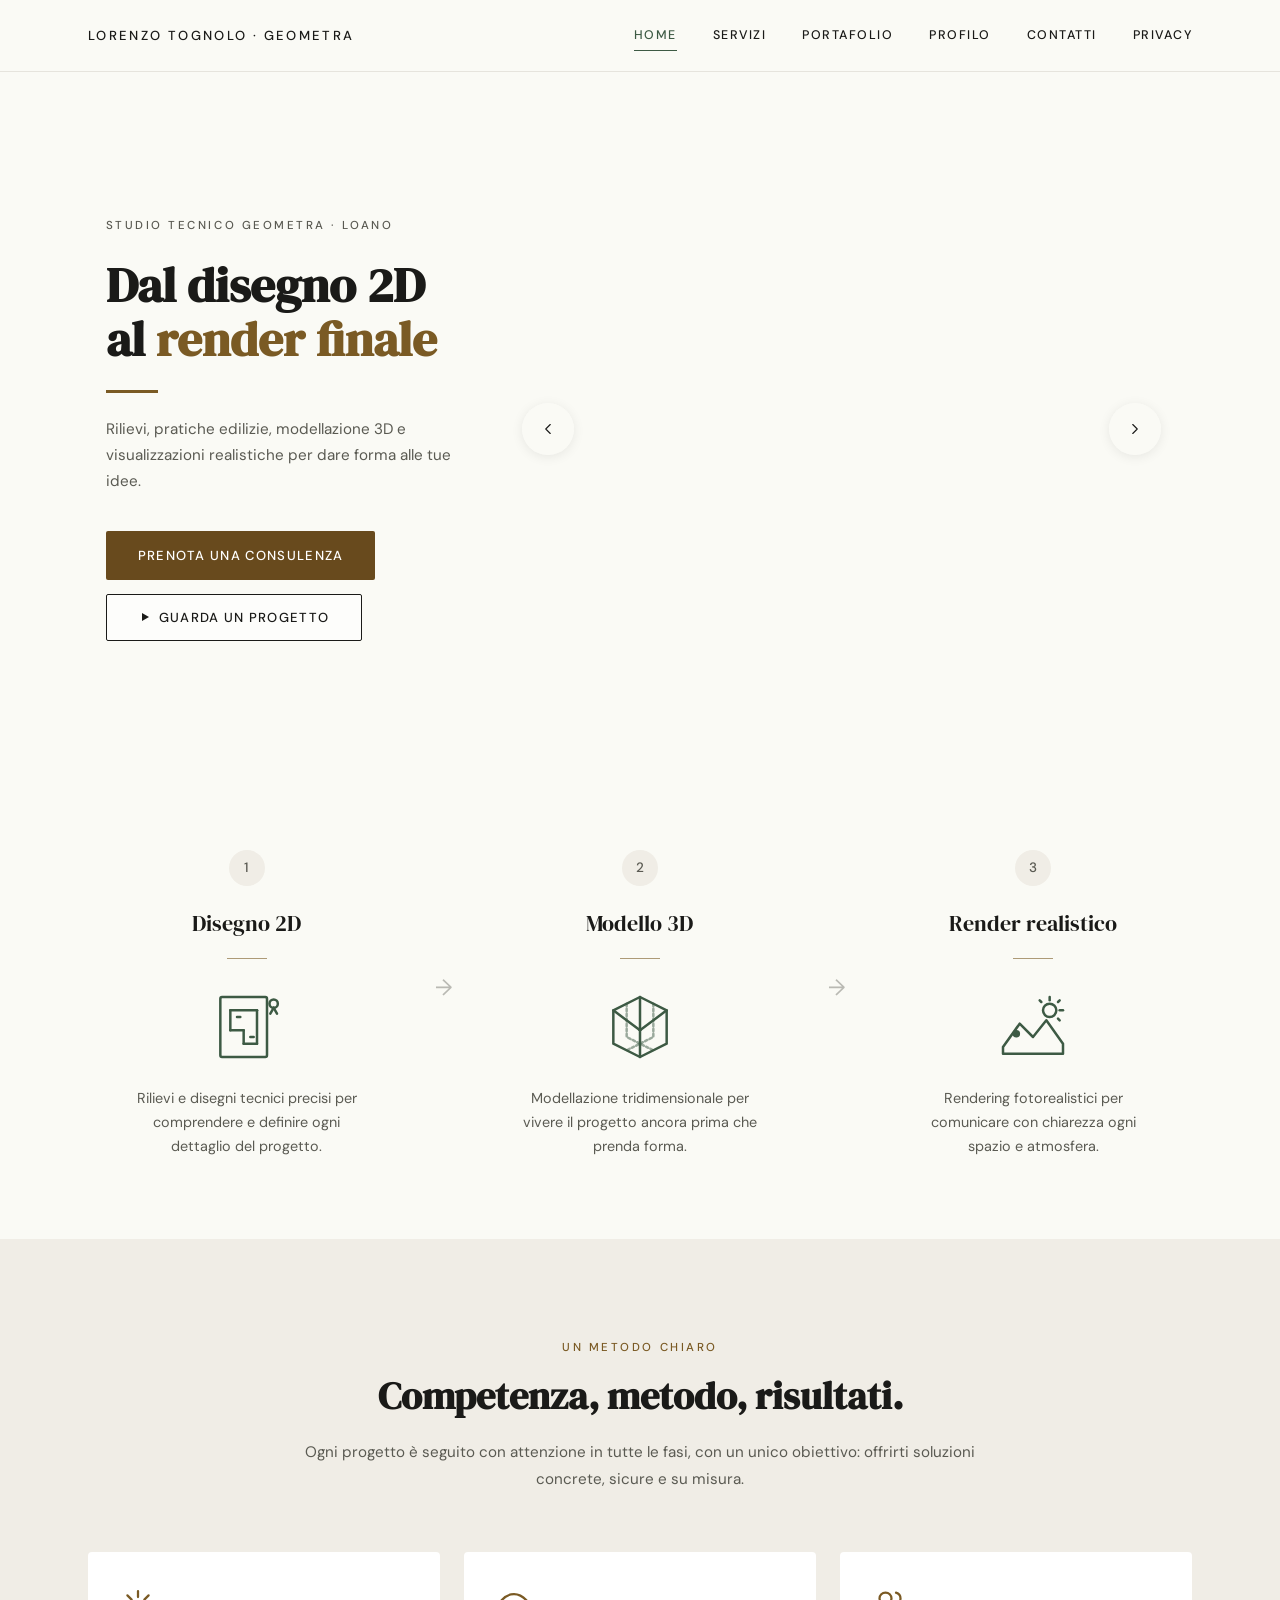
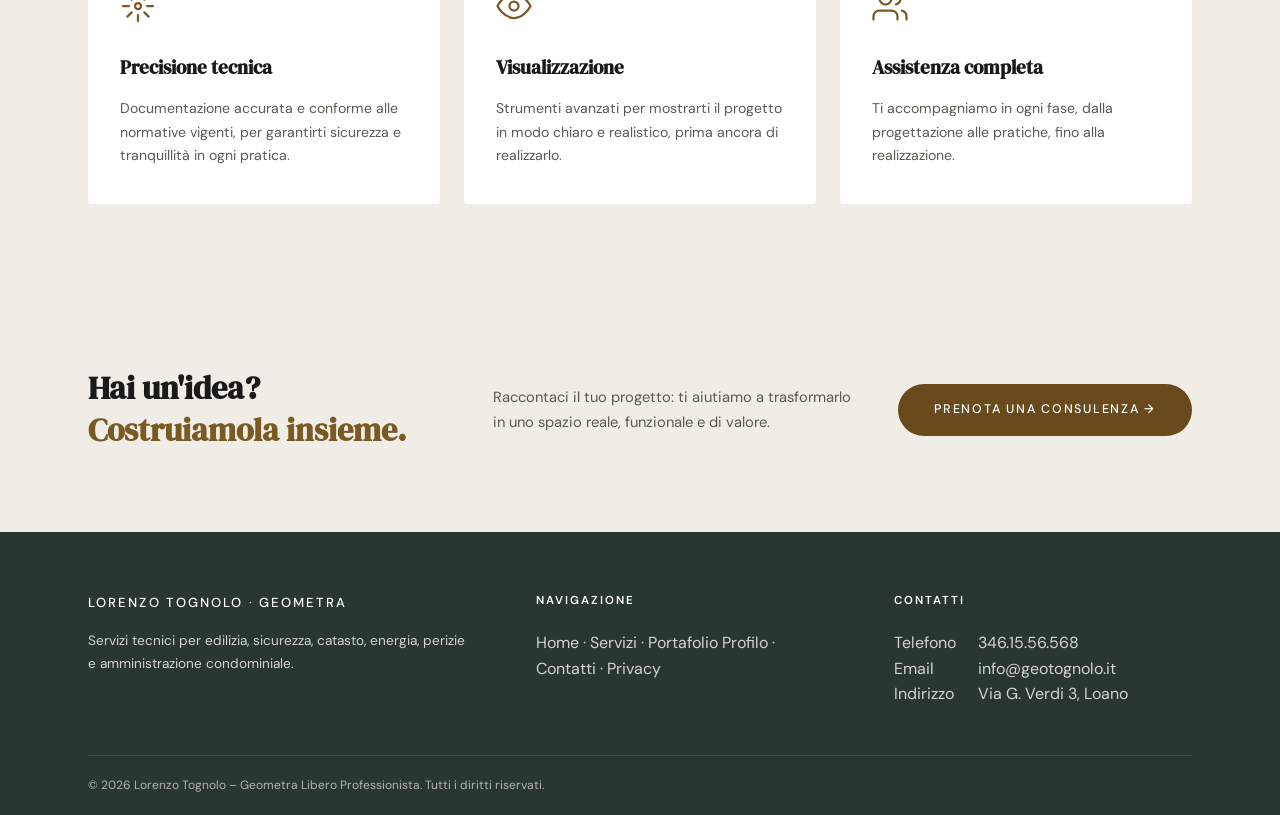
<file: index.html>
<!DOCTYPE html>
<html lang="it">
<head>
<meta charset="UTF-8">
<meta name="viewport" content="width=device-width, initial-scale=1.0">
<title>Lorenzo Tognolo – Geometra Libero Professionista</title>
<meta name="description" content="Studio tecnico di geometra a Loano. Dal disegno 2D al render finale: rilievi, pratiche edilizie, modellazione 3D e visualizzazioni realistiche.">
<link rel="canonical" href="https://www.geotognolo.it/">
<script type="application/ld+json">
{
  "@context":"https://schema.org",
  "@graph":[
    {"@type":"ProfessionalService","@id":"https://www.geotognolo.it/#business","name":"Studio tecnico geometra Tognolo","url":"https://www.geotognolo.it/","telephone":"+39 346 155 6568","email":"info@geotognolo.it","image":"https://www.geotognolo.it/images/portada.png","address":{"@type":"PostalAddress","streetAddress":"Via Giuseppe Verdi 3","postalCode":"17025","addressLocality":"Loano","addressRegion":"SV","addressCountry":"IT"},"sameAs":["https://www.facebook.com/Studiotognolo"],"employee":{"@id":"https://www.geotognolo.it/profilo.html#lorenzo-tognolo"},"hasOfferCatalog":{"@type":"OfferCatalog","name":"Servizi tecnici","itemListElement":[{"@type":"Offer","itemOffered":{"@type":"Service","name":"Pratiche edilizie e progettazione"}},{"@type":"Offer","itemOffered":{"@type":"Service","name":"Direzione lavori e contabilità di cantiere"}},{"@type":"Offer","itemOffered":{"@type":"Service","name":"Coordinamento sicurezza CSP/CSE"}},{"@type":"Offer","itemOffered":{"@type":"Service","name":"Pratiche catastali e DOCFA"}},{"@type":"Offer","itemOffered":{"@type":"Service","name":"Certificazione energetica APE"}},{"@type":"Offer","itemOffered":{"@type":"Service","name":"Perizie e stime immobiliari"}},{"@type":"Offer","itemOffered":{"@type":"Service","name":"Amministrazione condominiale"}}]}},
    {"@type":"Person","@id":"https://www.geotognolo.it/profilo.html#lorenzo-tognolo","name":"Lorenzo Tognolo","jobTitle":"Geometra libero professionista","url":"https://www.geotognolo.it/profilo.html","worksFor":{"@id":"https://www.geotognolo.it/#business"},"hasCredential":[{"@type":"EducationalOccupationalCredential","credentialCategory":"Iscrizione all'Albo dei Geometri","identifier":"1573","recognizedBy":{"@type":"Organization","name":"Collegio dei Geometri e Geometri Laureati della Provincia di Savona"}},{"@type":"EducationalOccupationalCredential","credentialCategory":"Certificatore energetico Regione Liguria","identifier":"5391","recognizedBy":{"@type":"Organization","name":"Regione Liguria"}}]},
    {"@type":"WebSite","@id":"https://www.geotognolo.it/#website","url":"https://www.geotognolo.it/","name":"Studio tecnico geometra Tognolo","publisher":{"@id":"https://www.geotognolo.it/#business"},"inLanguage":"it-IT"},
    {"@type":"WebPage","@id":"https://www.geotognolo.it/#webpage","url":"https://www.geotognolo.it/","name":"Studio tecnico geometra Tognolo | Loano","isPartOf":{"@id":"https://www.geotognolo.it/#website"},"about":{"@id":"https://www.geotognolo.it/#business"},"inLanguage":"it-IT"}
  ]
}
</script>
<link rel="preconnect" href="https://fonts.googleapis.com">
<link rel="preconnect" href="https://fonts.gstatic.com" crossorigin>
<link rel="preload" href="https://fonts.googleapis.com/css2?family=DM+Serif+Display:ital@0;1&family=DM+Sans:ital,opsz,wght@0,9..40,300..700;1,9..40,300..700&display=swap" as="style" onload="this.onload=null;this.rel='stylesheet'">
<noscript><link href="https://fonts.googleapis.com/css2?family=DM+Serif+Display:ital@0;1&family=DM+Sans:ital,opsz,wght@0,9..40,300..700;1,9..40,300..700&display=swap" rel="stylesheet"></noscript>
<link rel="stylesheet" href="style.css">
<style>
/* ══════════════════════════════════════════
   HERO full-width tipo mockup
   ══════════════════════════════════════════ */
.hero {
  padding-top: calc(var(--header-height) + 24px);
  padding-bottom: 40px;
}
.hero-banner {
  position: relative;
  width: 100%;
  max-width: 1320px;
  margin: 0 auto;
  padding: 0 clamp(20px, 4vw, 48px);
}
.hero-image-wrap {
  position: relative;
  width: 100%;
  aspect-ratio: 16 / 9;
  overflow: hidden;
  border-radius: 2px;
  cursor: pointer;
}
.hero-image {
  width: 100%;
  height: 100%;
  object-fit: cover;
  display: block;
}

/* Texto superpuesto sobre la imagen */
.hero-overlay {
  position: absolute;
  top: 0;
  left: 0;
  bottom: 0;
  width: 52%;
  padding: clamp(32px, 5vw, 72px) clamp(28px, 4.5vw, 64px);
  display: flex;
  flex-direction: column;
  justify-content: center;
  pointer-events: none;
  z-index: 3;
}
.hero-label {
  font-size: 0.72rem;
  letter-spacing: 0.22em;
  text-transform: uppercase;
  color: var(--color-text-secondary);
  margin-bottom: 24px;
  font-weight: 500;
  opacity: 0;
  animation: fadeUp 0.7s 0.2s forwards;
}
.hero-title {
  font-family: var(--font-display);
  font-size: clamp(2rem, 3.8vw, 3.4rem);
  line-height: 1.1;
  color: var(--color-text);
  margin-bottom: 24px;
  opacity: 0;
  animation: fadeUp 0.7s 0.35s forwards;
}
.hero-title em {
  font-style: normal;
  color: var(--color-warm-accent);
}
.hero-rule {
  width: 52px;
  height: 3px;
  background: var(--color-warm-accent);
  margin-bottom: 24px;
  opacity: 0;
  animation: fadeUp 0.7s 0.4s forwards;
}
.hero-subtitle {
  font-size: 0.95rem;
  color: var(--color-text-secondary);
  line-height: 1.7;
  max-width: 360px;
  margin-bottom: 36px;
  opacity: 0;
  animation: fadeUp 0.7s 0.5s forwards;
}
.hero-ctas {
  display: flex;
  flex-direction: column;
  gap: 14px;
  align-items: flex-start;
  pointer-events: auto;
  opacity: 0;
  animation: fadeUp 0.7s 0.65s forwards;
}
.hero-ctas .btn-primary {
  background: var(--color-warm-accent-dark);
  color: var(--color-white);
}
.hero-ctas .btn-primary:hover {
  background: var(--color-warm-accent);
}
.hero-ctas .btn-secondary {
  background: rgba(255, 255, 255, 0.55);
  backdrop-filter: blur(6px);
  -webkit-backdrop-filter: blur(6px);
  border-color: var(--color-text);
}

/* Flechas decorativas */
.hero-arrow {
  position: absolute;
  top: 50%;
  transform: translateY(-50%);
  width: 52px;
  height: 52px;
  border-radius: 50%;
  background: rgba(250, 250, 245, 0.85);
  backdrop-filter: blur(6px);
  -webkit-backdrop-filter: blur(6px);
  display: flex;
  align-items: center;
  justify-content: center;
  pointer-events: none;
  z-index: 2;
  box-shadow: 0 2px 12px rgba(0,0,0,0.08);
}
.hero-arrow svg {
  width: 18px; height: 18px;
  stroke: var(--color-text);
  fill: none; stroke-width: 1.5;
}
.hero-arrow-left { left: 40%; }
.hero-arrow-right { right: 6%; }
@media (max-width: 960px) {
  .hero-arrow-left { left: 4%; }
}

/* ══════════════════════════════════════════
   STEPS: 2D → 3D → RENDER
   ══════════════════════════════════════════ */
.steps-section {
  padding: 48px 0 80px;
  background: var(--color-bg);
}
.steps-grid {
  display: grid;
  grid-template-columns: 1fr 48px 1fr 48px 1fr;
  gap: 16px;
  align-items: start;
  max-width: 1100px;
  margin: 0 auto;
}
.step-item {
  text-align: center;
  display: flex;
  flex-direction: column;
  align-items: center;
}
.step-number {
  width: 36px; height: 36px;
  border-radius: 50%;
  background: var(--color-bg-warm);
  display: flex; align-items: center; justify-content: center;
  font-size: 0.85rem; font-weight: 500;
  color: var(--color-text-secondary);
  margin-bottom: 20px;
}
.step-title {
  font-family: var(--font-display);
  font-size: 1.4rem;
  color: var(--color-text);
  margin-bottom: 16px;
  font-weight: 400;
}
.step-rule {
  width: 40px; height: 1.5px;
  background: var(--color-warm-accent);
  opacity: 0.6;
  margin-bottom: 28px;
}
.step-icon {
  width: 80px; height: 80px;
  margin-bottom: 20px;
}
.step-desc {
  font-size: 0.9rem;
  color: var(--color-text-secondary);
  line-height: 1.65;
  max-width: 240px;
}
.step-arrow {
  padding-top: 120px;
  color: var(--color-text-secondary);
  opacity: 0.4;
  font-size: 1.4rem;
  text-align: center;
}

/* ══════════════════════════════════════════
   METODO
   ══════════════════════════════════════════ */
.metodo-section {
  padding: 100px 0;
  background: var(--color-bg-warm);
}
.metodo-intro {
  text-align: center;
  max-width: 720px;
  margin: 0 auto 60px;
}
.metodo-eyebrow {
  font-size: 0.72rem; letter-spacing: 0.22em; text-transform: uppercase;
  color: var(--color-warm-accent); margin-bottom: 16px; font-weight: 500;
}
.metodo-title {
  font-family: var(--font-display);
  font-size: clamp(1.8rem, 3vw, 2.4rem);
  line-height: 1.2; margin-bottom: 20px;
}
.metodo-desc {
  font-size: 0.95rem; color: var(--color-text-secondary); line-height: 1.75;
}
.metodo-grid {
  display: grid; grid-template-columns: repeat(3, 1fr); gap: 24px;
}
.metodo-card {
  background: var(--color-white);
  border-radius: 4px;
  padding: 36px 32px;
  transition: transform 0.3s, box-shadow 0.3s;
}
.metodo-card:hover {
  transform: translateY(-3px);
  box-shadow: 0 12px 40px rgba(0,0,0,0.06);
}
.metodo-card-icon {
  width: 36px; height: 36px;
  color: var(--color-warm-accent);
  margin-bottom: 20px;
}
.metodo-card h3 {
  font-family: var(--font-display);
  font-size: 1.2rem; margin-bottom: 14px;
}
.metodo-card p {
  font-size: 0.88rem; color: var(--color-text-secondary); line-height: 1.7;
}

/* ══════════════════════════════════════════
   CTA FINAL
   ══════════════════════════════════════════ */
.cta-band-home {
  background: var(--color-bg-warm);
  padding: 64px 0 80px;
}
.cta-band-home-inner {
  display: grid;
  grid-template-columns: 1fr 1fr auto;
  gap: 40px;
  align-items: center;
}
.cta-band-home-title {
  font-family: var(--font-display);
  font-size: clamp(1.6rem, 2.6vw, 2rem);
  line-height: 1.3;
}
.cta-band-home-title em {
  color: var(--color-warm-accent); font-style: normal;
}
.cta-band-home-desc {
  font-size: 0.92rem; color: var(--color-text-secondary); line-height: 1.7;
}
.cta-band-home .btn-cta {
  background: var(--color-warm-accent-dark);
}
.cta-band-home .btn-cta:hover {
  background: var(--color-warm-accent);
}

/* Responsive */
@media (max-width: 1020px) {
  .hero-overlay {
    width: 100%;
    background: linear-gradient(180deg, rgba(250,250,245,0.95) 0%, rgba(250,250,245,0.75) 60%, rgba(250,250,245,0.3) 100%);
  }
  .hero-arrow { display: none; }
  .steps-grid { grid-template-columns: 1fr; gap: 40px; }
  .step-arrow { display: none; }
  .metodo-grid { grid-template-columns: 1fr; gap: 16px; }
  .cta-band-home-inner { grid-template-columns: 1fr; text-align: center; gap: 24px; }
  .cta-band-home-inner .btn-cta { justify-self: center; }
}
   
@media (max-width: 600px) {
  .hero {
    padding-top: calc(var(--header-height) + 12px);
    padding-bottom: 0px;
  }

  .hero-banner {
    padding: 0 18px;
  }

  .hero-image-wrap {
    aspect-ratio: auto;
    min-height: 500px;
  }

  .hero-image {
    transform: scale(1.08);
    object-position: center center;
  }

  .hero-overlay {
    width: 100%;
    padding: 34px 26px 24px;
    justify-content: flex-start;
    background: linear-gradient(
      180deg,
      rgba(250,250,245,0.78) 0%,
      rgba(250,250,245,0.58) 50%,
      rgba(250,250,245,0.20) 100%
    );
  }

  .hero-label {
    font-size: 0.6rem;
    margin-bottom: 16px;
  }

  .hero-title {
    font-size: clamp(1.8rem, 8.4vw, 2.45rem);
    line-height: 1.04;
    margin-bottom: 16px;
  }

  .hero-rule {
    margin-bottom: 18px;
  }

  .hero-subtitle {
    font-size: 0.92rem;
    line-height: 1.5;
    max-width: 100%;
    margin-bottom: 22px;
  }

  .hero-ctas {
    width: 100%;
    gap: 12px;
  }

  .hero-ctas .btn-primary,
  .hero-ctas .btn-secondary {
    width: 100%;
    justify-content: center;
    text-align: center;
    padding-left: 18px;
    padding-right: 18px;
  }

  .steps-section {
    padding-top: 0px;
    margin-top: -20px;
  }
}
   
/* ══════════════════════════════════════════
   Video modal
   ══════════════════════════════════════════ */
.video-modal {
  display: none;
  position: fixed; inset: 0;
  background: rgba(26, 26, 24, 0.9);
  z-index: 1000;
  align-items: center; justify-content: center;
  padding: 24px;
}
.video-modal.open { display: flex; }
.video-modal-inner {
  width: 100%; max-width: 1100px;
  aspect-ratio: 16 / 9;
  background: #000;
  border-radius: 4px; overflow: hidden;
  position: relative;
}
.video-modal-inner video { width: 100%; height: 100%; object-fit: contain; }
.video-modal-inner iframe { width: 100%; height: 100%; border: none; }
.video-modal-close {
  position: absolute; top: -44px; right: 0;
  background: none; border: none;
  color: var(--color-white);
  font-size: 1.6rem; cursor: pointer;
}
</style>
</head>
<body>

<header class="site-header" id="header"><div class="header-inner">
  <a href="index.html" class="site-logo">Lorenzo Tognolo · Geometra</a>
  <nav class="nav-desktop">
    <a href="index.html" class="active">Home</a>
    <a href="servizi.html">Servizi</a>
    <a href="portafolio.html">Portafolio</a>
    <a href="profilo.html">Profilo</a>
    <a href="contatti.html">Contatti</a>
    <a href="privacy.html">Privacy</a>
  </nav>
  <button class="nav-toggle" id="navToggle" aria-label="Menu"><span></span><span></span><span></span></button>
</div></header>
<nav class="nav-mobile" id="navMobile">
  <a href="index.html">Home</a><a href="servizi.html">Servizi</a><a href="portafolio.html">Portafolio</a>
  <a href="profilo.html">Profilo</a><a href="contatti.html">Contatti</a><a href="privacy.html">Privacy</a>
</nav>

<main id="main-content">

<!-- ══════════════════════════════════════════
     HERO full-width con imagen portada
     ══════════════════════════════════════════ -->
<section class="hero">
  <div class="hero-banner">
    <div class="hero-image-wrap" id="heroImageWrap">
      
      <picture>
        <source media="(max-width: 700px)" type="image/webp" srcset="images/portada-mobile.webp">
        <img src="images/portada.png" alt="Dal disegno 2D al render finale — Studio Geotognolo" class="hero-image" width="1672" height="941" fetchpriority="high" decoding="async">
      </picture>      
      <div class="hero-overlay">
        <p class="hero-label">Studio Tecnico Geometra · Loano</p>
        <h1 class="hero-title">Dal disegno 2D<br>al <em>render finale</em></h1>
        <div class="hero-rule"></div>
        <p class="hero-subtitle">Rilievi, pratiche edilizie, modellazione 3D e visualizzazioni realistiche per dare forma alle tue idee.</p>
        <div class="hero-ctas">
          <a href="contatti.html" class="btn-primary">Prenota una consulenza</a>
          <button class="btn-secondary" id="heroPlayBtn" type="button">
            <svg width="12" height="12" viewBox="0 0 24 24" fill="currentColor"><polygon points="6 4 20 12 6 20"/></svg>
            Guarda un progetto
          </button>
        </div>
      </div>
      
      <div class="hero-arrow hero-arrow-left" aria-hidden="true">
        <svg viewBox="0 0 24 24" stroke-linecap="round" stroke-linejoin="round"><polyline points="15 18 9 12 15 6"/></svg>
      </div>
      <div class="hero-arrow hero-arrow-right" aria-hidden="true">
        <svg viewBox="0 0 24 24" stroke-linecap="round" stroke-linejoin="round"><polyline points="9 18 15 12 9 6"/></svg>
      </div>
      
    </div>
  </div>
</section>

<!-- ══════════════════════════════════════════
     STEPS: 2D → 3D → RENDER
     ══════════════════════════════════════════ -->
<section class="steps-section reveal">
  <div class="container">
    <div class="steps-grid">

      <div class="step-item">
        <div class="step-number">1</div>
        <h2 class="step-title">Disegno 2D</h2>
        <div class="step-rule"></div>
        <svg class="step-icon" viewBox="0 0 48 48" fill="none" stroke="#3D5A44" stroke-width="1.5" stroke-linecap="round" stroke-linejoin="round">
          <rect x="8" y="6" width="28" height="36" rx="1"/>
          <line x1="14" y1="14" x2="30" y2="14"/>
          <line x1="14" y1="14" x2="14" y2="26"/>
          <line x1="14" y1="26" x2="22" y2="26"/>
          <line x1="22" y1="26" x2="22" y2="34"/>
          <line x1="22" y1="34" x2="30" y2="34"/>
          <line x1="30" y1="14" x2="30" y2="34"/>
          <line x1="18" y1="18" x2="20" y2="18"/>
          <line x1="26" y1="30" x2="28" y2="30"/>
          <circle cx="40" cy="10" r="2.5"/>
          <line x1="40" y1="12.5" x2="38" y2="16"/>
          <line x1="40" y1="12.5" x2="42" y2="16"/>
        </svg>
        <p class="step-desc">Rilievi e disegni tecnici precisi per comprendere e definire ogni dettaglio del progetto.</p>
      </div>

      <span class="step-arrow">→</span>

      <div class="step-item">
        <div class="step-number">2</div>
        <h2 class="step-title">Modello 3D</h2>
        <div class="step-rule"></div>
        <svg class="step-icon" viewBox="0 0 48 48" fill="none" stroke="#3D5A44" stroke-width="1.5" stroke-linecap="round" stroke-linejoin="round">
          <path d="M24 6 L40 14 L40 34 L24 42 L8 34 L8 14 Z"/>
          <path d="M24 6 L24 26"/>
          <path d="M8 14 L24 26"/>
          <path d="M40 14 L24 26"/>
          <path d="M24 26 L24 42"/>
          <path d="M16 10 L16 30 L32 38" stroke-dasharray="1.5 1.5" opacity="0.5"/>
          <path d="M32 10 L32 30 L16 38" stroke-dasharray="1.5 1.5" opacity="0.5"/>
        </svg>
        <p class="step-desc">Modellazione tridimensionale per vivere il progetto ancora prima che prenda forma.</p>
      </div>

      <span class="step-arrow">→</span>

      <div class="step-item">
        <div class="step-number">3</div>
        <h2 class="step-title">Render realistico</h2>
        <div class="step-rule"></div>
        <svg class="step-icon" viewBox="0 0 48 48" fill="none" stroke="#3D5A44" stroke-width="1.5" stroke-linecap="round" stroke-linejoin="round">
          <circle cx="34" cy="14" r="4"/>
          <line x1="34" y1="6" x2="34" y2="8"/>
          <line x1="40" y1="8" x2="39" y2="9"/>
          <line x1="42" y1="14" x2="40" y2="14"/>
          <line x1="40" y1="20" x2="39" y2="19"/>
          <line x1="28" y1="8" x2="29" y2="9"/>
          <path d="M6 36 L16 22 L24 30 L32 20 L42 34 L42 40 L6 40 Z"/>
          <circle cx="14" cy="28" r="1.5" fill="#3D5A44"/>
        </svg>
        <p class="step-desc">Rendering fotorealistici per comunicare con chiarezza ogni spazio e atmosfera.</p>
      </div>

    </div>
  </div>
</section>

<!-- ══════════════════════════════════════════
     METODO
     ══════════════════════════════════════════ -->
<section class="metodo-section reveal">
  <div class="container">
    <div class="metodo-intro">
      <p class="metodo-eyebrow">Un metodo chiaro</p>
      <h2 class="metodo-title">Competenza, metodo, risultati.</h2>
      <p class="metodo-desc">Ogni progetto è seguito con attenzione in tutte le fasi, con un unico obiettivo: offrirti soluzioni concrete, sicure e su misura.</p>
    </div>

    <div class="metodo-grid">
      <div class="metodo-card">
        <svg class="metodo-card-icon" viewBox="0 0 24 24" fill="none" stroke="currentColor" stroke-width="1.5" stroke-linecap="round" stroke-linejoin="round">
          <circle cx="12" cy="12" r="2"/>
          <path d="M12 2v4M12 18v4M2 12h4M18 12h4M4.93 4.93l2.83 2.83M16.24 16.24l2.83 2.83M4.93 19.07l2.83-2.83M16.24 7.76l2.83-2.83"/>
        </svg>
        <h3>Precisione tecnica</h2>
        <p>Documentazione accurata e conforme alle normative vigenti, per garantirti sicurezza e tranquillità in ogni pratica.</p>
      </div>

      <div class="metodo-card">
        <svg class="metodo-card-icon" viewBox="0 0 24 24" fill="none" stroke="currentColor" stroke-width="1.5" stroke-linecap="round" stroke-linejoin="round">
          <path d="M1 12s4-8 11-8 11 8 11 8-4 8-11 8-11-8-11-8z"/>
          <circle cx="12" cy="12" r="3"/>
        </svg>
        <h3>Visualizzazione</h2>
        <p>Strumenti avanzati per mostrarti il progetto in modo chiaro e realistico, prima ancora di realizzarlo.</p>
      </div>

      <div class="metodo-card">
        <svg class="metodo-card-icon" viewBox="0 0 24 24" fill="none" stroke="currentColor" stroke-width="1.5" stroke-linecap="round" stroke-linejoin="round">
          <path d="M17 21v-2a4 4 0 0 0-4-4H5a4 4 0 0 0-4 4v2"/>
          <circle cx="9" cy="7" r="4"/>
          <path d="M23 21v-2a4 4 0 0 0-3-3.87"/>
          <path d="M16 3.13a4 4 0 0 1 0 7.75"/>
        </svg>
        <h3>Assistenza completa</h2>
        <p>Ti accompagniamo in ogni fase, dalla progettazione alle pratiche, fino alla realizzazione.</p>
      </div>
    </div>
  </div>
</section>

<!-- ══════════════════════════════════════════
     CTA FINAL
     ══════════════════════════════════════════ -->
<section class="cta-band-home reveal">
  <div class="container">
    <div class="cta-band-home-inner">
      <div>
        <h2 class="cta-band-home-title">Hai un'idea?<br><em>Costruiamola insieme.</em></h2>
      </div>
      <p class="cta-band-home-desc">Raccontaci il tuo progetto: ti aiutiamo a trasformarlo in uno spazio reale, funzionale e di valore.</p>
      <a href="contatti.html" class="btn-cta">Prenota una consulenza →</a>
    </div>
  </div>
</section>

<!-- ══════════════════════════════════════════
     VIDEO MODAL
     ══════════════════════════════════════════ -->
<div class="video-modal" id="videoModal">
  <div class="video-modal-inner">
    <button class="video-modal-close" id="videoModalClose" aria-label="Chiudi">×</button>
   <video id="modalVideo" 
           muted 
           loop 
           playsinline 
           preload="none"
           style="width:100%;height:100%;object-fit:cover;display:block;">
      <source src="videos/hero_geotognolo.webm" type="video/webm">
      <source src="videos/hero_geotognolo.mp4" type="video/mp4">
    </video>
    
    <button class="video-modal-mute" id="modalMuteBtn" aria-label="Attiva audio"
            style="position:absolute;bottom:20px;right:20px;width:44px;height:44px;
                   border-radius:50%;background:rgba(0,0,0,0.5);
                   backdrop-filter:blur(8px);-webkit-backdrop-filter:blur(8px);
                   border:1px solid rgba(255,255,255,0.2);cursor:pointer;
                   display:flex;align-items:center;justify-content:center;z-index:5;
                   transition:background 0.25s ease,transform 0.2s ease;">
      <svg id="modalMuteIcon" viewBox="0 0 24 24" width="20" height="20">
        <path d="M16.5 12c0-1.77-1.02-3.29-2.5-4.03v2.21l2.45 2.45c.03-.2.05-.41.05-.63zm2.5 0c0 .94-.2 1.82-.54 2.64l1.51 1.51C20.63 14.91 21 13.5 21 12c0-4.28-2.99-7.86-7-8.77v2.06c2.89.86 5 3.54 5 6.71zM4.27 3L3 4.27 7.73 9H3v6h4l5 5v-6.73l4.25 4.25c-.67.52-1.42.93-2.25 1.18v2.06c1.38-.31 2.63-.95 3.69-1.81L19.73 21 21 19.73l-9-9L4.27 3zM12 4L9.91 6.09 12 8.18V4z" 
              fill="white"/>
      </svg>
    </button>
  </div>
</div>

</main>

<footer class="site-footer"><div class="container">
  <div class="footer-grid">
    <div class="footer-col-brand">
      <p class="footer-brand">Lorenzo Tognolo · Geometra</p>
      <p class="footer-desc">Servizi tecnici per edilizia, sicurezza, catasto, energia, perizie e amministrazione condominiale.</p>
    </div>
    <div class="footer-col-nav">
      <div class="footer-nav-block">
      <p class="footer-heading">Navigazione</p>
      <nav class="footer-nav-inline">
        <span class="footer-nav-row">
          <a href="index.html">Home</a>
          <span class="footer-sep">·</span>
          <a href="servizi.html">Servizi</a>
          <span class="footer-sep">·</span>
          <a href="portafolio.html">Portafolio</a>
        </span>
        <span class="footer-nav-row">
          <a href="profilo.html">Profilo</a>
          <span class="footer-sep">·</span>
          <a href="contatti.html">Contatti</a>
          <span class="footer-sep">·</span>
          <a href="privacy.html">Privacy</a>
        </span>
      </nav>
      </div>
    </div>
    <div class="footer-col-contacts">
      <p class="footer-heading">Contatti</p>
      <div class="footer-contacts-top-row">
        <p class="footer-contact-inline">
          <span class="footer-contact-label">Telefono</span>
          <span class="footer-contact-value">346.15.56.568</span>
        </p>
        <p class="footer-contact-inline">
          <span class="footer-contact-label">Email</span>
          <span class="footer-contact-value">info@geotognolo.it</span>
        </p>
      </div>
      <p class="footer-contact-inline footer-contact-address">
        <span class="footer-contact-label">Indirizzo</span>
        <span class="footer-contact-value">Via G. Verdi 3, Loano</span>
      </p>
    </div>
  </div>
  <div class="footer-bottom">
    <p>&copy; 2026 Lorenzo Tognolo – Geometra Libero Professionista. Tutti i diritti riservati.</p>
  </div>
</div></footer>

<script src="script.js"></script>
<script>
(function(){
  const modal = document.getElementById('videoModal');
  const playBtn = document.getElementById('heroPlayBtn');
  const imageWrap = document.getElementById('heroImageWrap');
  const closeBtn = document.getElementById('videoModalClose');

  const video = document.getElementById('modalVideo');
  const muteBtn = document.getElementById('modalMuteBtn');
  const muteIcon = document.getElementById('modalMuteIcon');
  const iconMuted = '<path d="M16.5 12c0-1.77-1.02-3.29-2.5-4.03v2.21l2.45 2.45c.03-.2.05-.41.05-.63zm2.5 0c0 .94-.2 1.82-.54 2.64l1.51 1.51C20.63 14.91 21 13.5 21 12c0-4.28-2.99-7.86-7-8.77v2.06c2.89.86 5 3.54 5 6.71zM4.27 3L3 4.27 7.73 9H3v6h4l5 5v-6.73l4.25 4.25c-.67.52-1.42.93-2.25 1.18v2.06c1.38-.31 2.63-.95 3.69-1.81L19.73 21 21 19.73l-9-9L4.27 3zM12 4L9.91 6.09 12 8.18V4z" fill="white"/>';
  const iconUnmuted = '<path d="M3 9v6h4l5 5V4L7 9H3zm13.5 3c0-1.77-1.02-3.29-2.5-4.03v8.05c1.48-.73 2.5-2.25 2.5-4.02zM14 3.23v2.06c2.89.86 5 3.54 5 6.71s-2.11 5.85-5 6.71v2.06c4.01-.91 7-4.49 7-8.77s-2.99-7.86-7-8.77z" fill="white"/>';
  
  function playVideo() {
    if (!video) return;
    video.muted = true;
    video.currentTime = 0;
    if (muteIcon) muteIcon.innerHTML = iconMuted;
    video.play().catch(() => {});
  }
  function stopVideo() {
    if (video) video.pause();
  }
  
  // Click en "Guarda un progetto" → abre modal
if (playBtn) {
    playBtn.addEventListener('click', (e) => {
      e.stopPropagation();
      modal.classList.add('open');
      playVideo();
    });
  }
  
  // Click en la imagen del hero → también abre modal
 if (imageWrap) {
    imageWrap.addEventListener('click', (e) => {
      if (e.target.closest('.btn-primary')) return;
      modal.classList.add('open');
      playVideo();
    });
  }
  
  if (closeBtn) closeBtn.addEventListener('click', () => {
    modal.classList.remove('open');
    stopVideo();
  });
  modal.addEventListener('click', (e) => {
    if (e.target === modal) {
      modal.classList.remove('open');
      stopVideo();
    }
  });
  document.addEventListener('keydown', (e) => {
    if (e.key === 'Escape') {
      modal.classList.remove('open');
      stopVideo();
    }
  });
  
  // Toggle mute
  if (muteBtn) {
    muteBtn.addEventListener('click', (e) => {
      e.stopPropagation();
      video.muted = !video.muted;
      muteIcon.innerHTML = video.muted ? iconMuted : iconUnmuted;
      muteBtn.setAttribute('aria-label', video.muted ? 'Attiva audio' : 'Disattiva audio');
    });
  }
})();
</script>
</body>
</html>
</file>
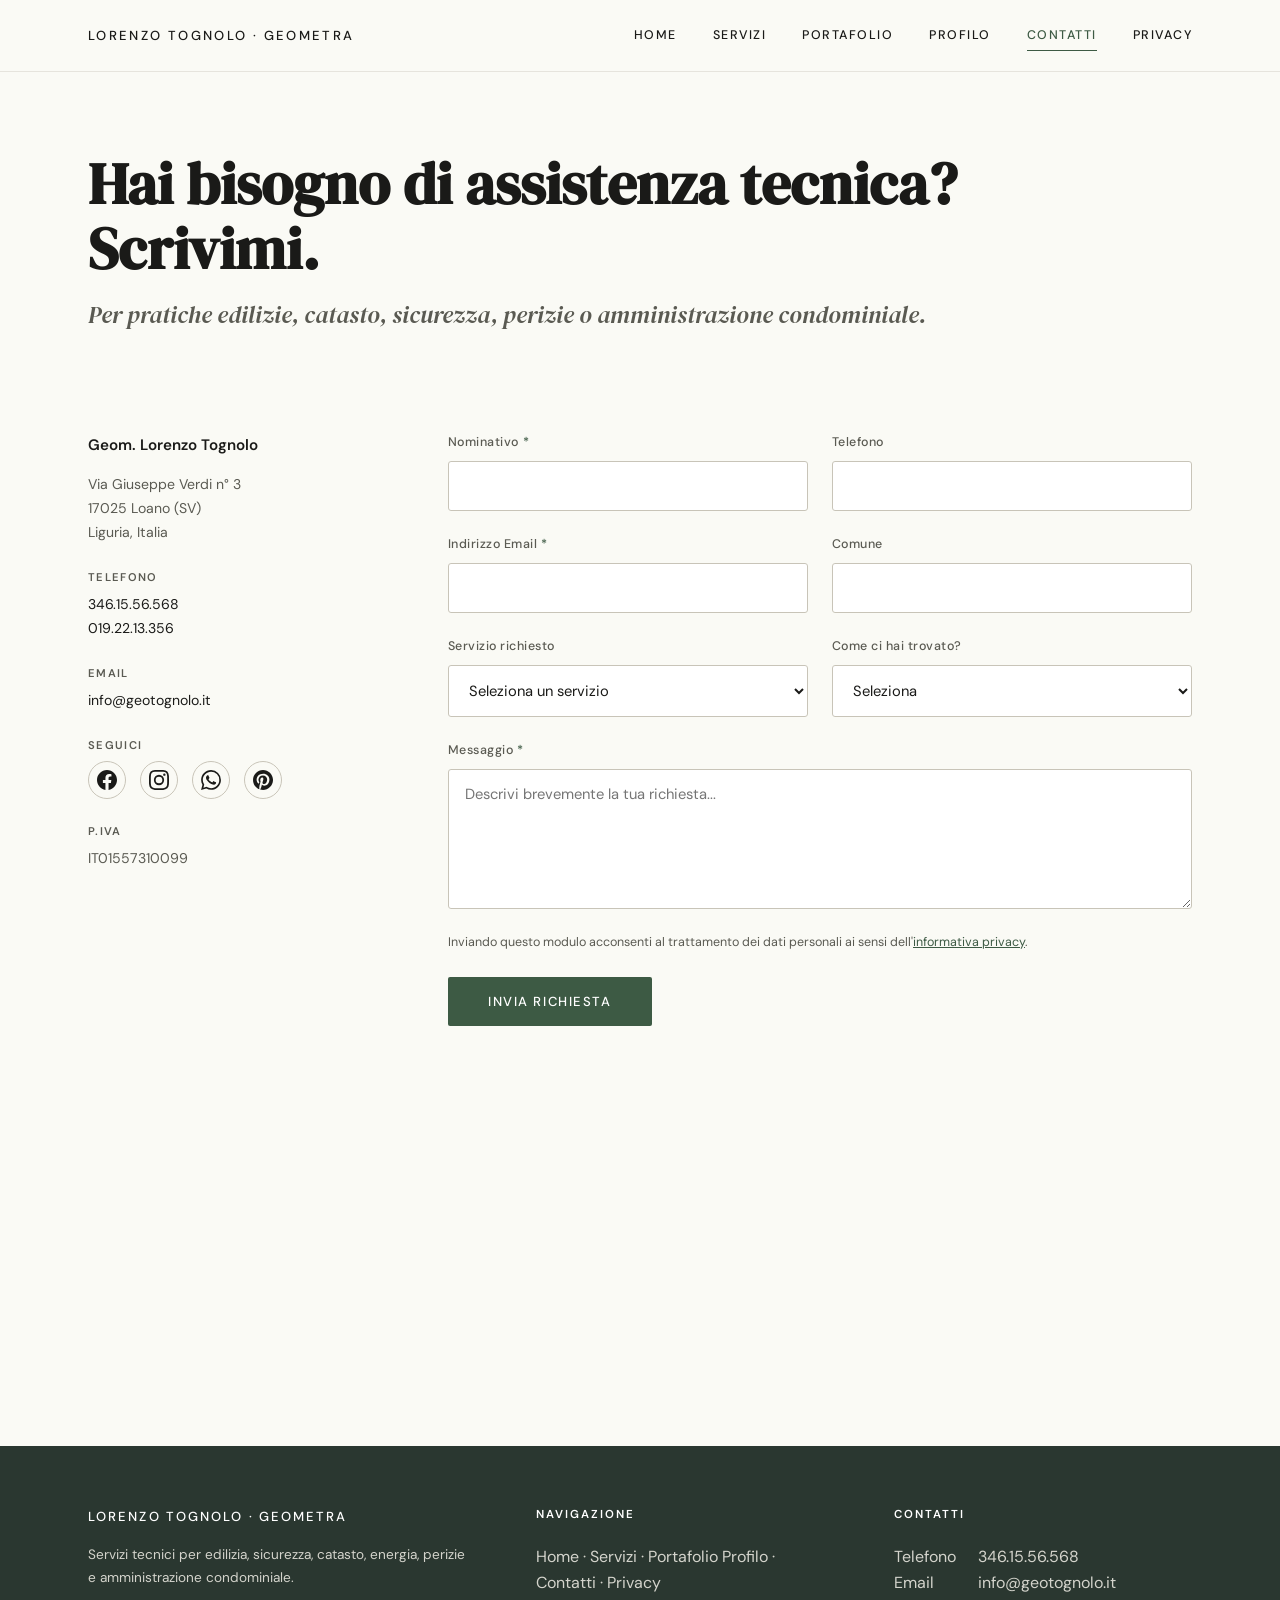
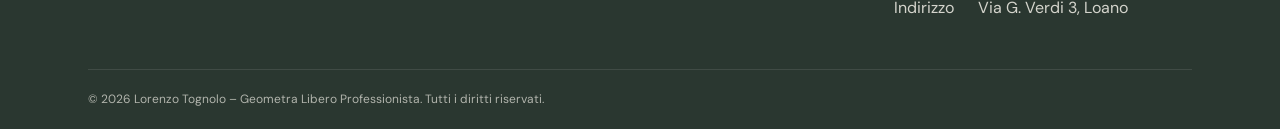
<file: contatti.html>
<!DOCTYPE html>
<html lang="it">
<head>
<meta charset="UTF-8">
<meta name="viewport" content="width=device-width, initial-scale=1.0">
<title>Contatti – Lorenzo Tognolo, Geometra</title>
<meta name="description" content="Contatta lo studio tecnico del Geometra Lorenzo Tognolo a Loano per pratiche edilizie, sicurezza, catasto, perizie e amministrazione condominiale.">
<link rel="canonical" href="https://www.geotognolo.it/contatti.html">
<script type="application/ld+json">{"@context":"https://schema.org","@type":"ContactPage","@id":"https://www.geotognolo.it/contatti.html#webpage","url":"https://www.geotognolo.it/contatti.html","name":"Contatti | Studio tecnico geometra Tognolo","isPartOf":{"@id":"https://www.geotognolo.it/#website"},"about":{"@id":"https://www.geotognolo.it/#business"},"inLanguage":"it-IT"}</script>
<link rel="preconnect" href="https://fonts.googleapis.com">
<link rel="preconnect" href="https://fonts.gstatic.com" crossorigin>
<link rel="preload" href="https://fonts.googleapis.com/css2?family=DM+Serif+Display:ital@0;1&family=DM+Sans:ital,opsz,wght@0,9..40,300..700;1,9..40,300..700&display=swap" as="style" onload="this.onload=null;this.rel='stylesheet'">
<noscript><link href="https://fonts.googleapis.com/css2?family=DM+Serif+Display:ital@0;1&family=DM+Sans:ital,opsz,wght@0,9..40,300..700;1,9..40,300..700&display=swap" rel="stylesheet"></noscript>
<link rel="stylesheet" href="style.css">
<style>
.contact-section{padding:60px 0 100px}
.contact-grid{display:grid;grid-template-columns:280px 1fr;gap:80px;align-items:start}
.contact-info{opacity:0;animation:fadeUp .6s .4s forwards}
.contact-info-name{font-weight:600;font-size:.95rem;margin-bottom:16px}
.contact-info-block{margin-bottom:24px}
.contact-info-block p{font-size:.88rem;color:var(--color-text-secondary);line-height:1.7}
.contact-info-block a{color:var(--color-text);transition:color .2s}
.contact-info-block a:hover{color:var(--color-accent)}
.contact-label{font-size:.7rem;font-weight:600;letter-spacing:.12em;text-transform:uppercase;color:var(--color-text-secondary);margin-bottom:6px;display:block}
.social-icons{display:flex;gap:14px;margin-top:4px}
.social-icon{display:flex;align-items:center;justify-content:center;width:38px;height:38px;border-radius:50%;border:1.5px solid var(--color-border);color:var(--color-text-secondary);transition:color .3s,border-color .3s,background .3s}
.social-icon:hover{color:var(--color-white);background:var(--color-accent);border-color:var(--color-accent)}
.contact-form{opacity:0;animation:fadeUp .6s .5s forwards}
.form-row{display:grid;grid-template-columns:1fr 1fr;gap:24px;margin-bottom:24px}
.form-group{display:flex;flex-direction:column}
.form-group.full{grid-column:1/-1}
.form-group label{font-size:.78rem;font-weight:500;color:var(--color-text-secondary);margin-bottom:8px;letter-spacing:.04em}
.form-group label .required{color:var(--color-accent)}
.form-group input,.form-group textarea,.form-group select{font-family:var(--font-body);font-size:.92rem;padding:14px 16px;border:1px solid var(--color-border);border-radius:3px;background:var(--color-white);color:var(--color-text);transition:border-color .3s,box-shadow .3s;outline:none}
.form-group input:focus,.form-group textarea:focus,.form-group select:focus{border-color:var(--color-accent);box-shadow:0 0 0 3px rgba(61,90,68,.08)}
.form-group textarea{min-height:140px;resize:vertical}
.form-privacy{font-size:.78rem;color:var(--color-text-secondary);line-height:1.6;margin-bottom:24px}
.form-privacy a{color:var(--color-accent);text-decoration:underline}
.form-honeypot{position:absolute;left:-10000px;width:1px;height:1px;overflow:hidden}
.map-frame{display:block;width:100%;height:320px;border:0}
@media(max-width:960px){.contact-grid{grid-template-columns:1fr;gap:48px}}
@media(max-width:600px){.form-row{grid-template-columns:1fr}}
</style>
</head>
<body>

<header class="site-header" id="header"><div class="header-inner"><a href="index.html" class="site-logo">Lorenzo Tognolo · Geometra</a><nav class="nav-desktop"><a href="index.html">Home</a><a href="servizi.html">Servizi</a><a href="portafolio.html">Portafolio</a><a href="profilo.html">Profilo</a><a href="contatti.html" class="active">Contatti</a><a href="privacy.html">Privacy</a></nav><button class="nav-toggle" id="navToggle" aria-label="Menu"><span></span><span></span><span></span></button></div></header>
<nav class="nav-mobile" id="navMobile"><a href="index.html">Home</a><a href="servizi.html">Servizi</a><a href="portafolio.html">Portafolio</a><a href="profilo.html">Profilo</a><a href="contatti.html">Contatti</a><a href="privacy.html">Privacy</a></nav>

<main id="main-content">

<section class="page-hero"><div class="container">
  <h1 class="page-hero-title">Hai bisogno di assistenza tecnica? Scrivimi.</h1>
  <p class="page-hero-subtitle">Per pratiche edilizie, catasto, sicurezza, perizie o amministrazione condominiale.</p>
</div></section>

<section class="contact-section"><div class="container"><div class="contact-grid">
  <div class="contact-info">
    <p class="contact-info-name">Geom. Lorenzo Tognolo</p>
    <div class="contact-info-block"><p>Via Giuseppe Verdi n° 3<br>17025 Loano (SV)<br>Liguria, Italia</p></div>
    <div class="contact-info-block"><span class="contact-label">Telefono</span><p><a href="tel:+393461556568">346.15.56.568</a></p><p><a href="tel:+390192213356">019.22.13.356</a></p></div>
    <div class="contact-info-block"><span class="contact-label">Email</span><p><a href="mailto:info@geotognolo.it">info@geotognolo.it</a></p></div>
    <div class="contact-info-block">
      <span class="contact-label">Seguici</span>
      <div class="social-icons">
        <a href="#" class="social-icon" title="Facebook" aria-label="Facebook"><svg width="20" height="20" viewBox="0 0 24 24" fill="currentColor"><path d="M24 12.073c0-6.627-5.373-12-12-12s-12 5.373-12 12c0 5.99 4.388 10.954 10.125 11.854v-8.385H7.078v-3.47h3.047V9.43c0-3.007 1.792-4.669 4.533-4.669 1.312 0 2.686.235 2.686.235v2.953H15.83c-1.491 0-1.956.925-1.956 1.874v2.25h3.328l-.532 3.47h-2.796v8.385C19.612 23.027 24 18.062 24 12.073z"/></svg></a>
        <a href="#" class="social-icon" title="Instagram" aria-label="Instagram"><svg width="20" height="20" viewBox="0 0 24 24" fill="currentColor"><path d="M12 2.163c3.204 0 3.584.012 4.85.07 3.252.148 4.771 1.691 4.919 4.919.058 1.265.069 1.645.069 4.849 0 3.205-.012 3.584-.069 4.849-.149 3.225-1.664 4.771-4.919 4.919-1.266.058-1.644.07-4.85.07-3.204 0-3.584-.012-4.849-.07-3.26-.149-4.771-1.699-4.919-4.92-.058-1.265-.07-1.644-.07-4.849 0-3.204.013-3.583.07-4.849.149-3.227 1.664-4.771 4.919-4.919 1.266-.057 1.645-.069 4.849-.069zM12 0C8.741 0 8.333.014 7.053.072 2.695.272.273 2.69.073 7.052.014 8.333 0 8.741 0 12c0 3.259.014 3.668.072 4.948.2 4.358 2.618 6.78 6.98 6.98C8.333 23.986 8.741 24 12 24c3.259 0 3.668-.014 4.948-.072 4.354-.2 6.782-2.618 6.979-6.98.059-1.28.073-1.689.073-4.948 0-3.259-.014-3.667-.072-4.947-.196-4.354-2.617-6.78-6.979-6.98C15.668.014 15.259 0 12 0zm0 5.838a6.162 6.162 0 100 12.324 6.162 6.162 0 000-12.324zM12 16a4 4 0 110-8 4 4 0 010 8zm6.406-11.845a1.44 1.44 0 100 2.881 1.44 1.44 0 000-2.881z"/></svg></a>
        <a href="#" class="social-icon" title="WhatsApp" aria-label="WhatsApp"><svg width="20" height="20" viewBox="0 0 24 24" fill="currentColor"><path d="M17.472 14.382c-.297-.149-1.758-.867-2.03-.967-.273-.099-.471-.148-.67.15-.197.297-.767.966-.94 1.164-.173.199-.347.223-.644.075-.297-.15-1.255-.463-2.39-1.475-.883-.788-1.48-1.761-1.653-2.059-.173-.297-.018-.458.13-.606.134-.133.298-.347.446-.52.149-.174.198-.298.298-.497.099-.198.05-.371-.025-.52-.075-.149-.669-1.612-.916-2.207-.242-.579-.487-.5-.669-.51-.173-.008-.371-.01-.57-.01-.198 0-.52.074-.792.372-.272.297-1.04 1.016-1.04 2.479 0 1.462 1.065 2.875 1.213 3.074.149.198 2.096 3.2 5.077 4.487.709.306 1.262.489 1.694.625.712.227 1.36.195 1.871.118.571-.085 1.758-.719 2.006-1.413.248-.694.248-1.289.173-1.413-.074-.124-.272-.198-.57-.347m-5.421 7.403h-.004a9.87 9.87 0 01-5.031-1.378l-.361-.214-3.741.982.998-3.648-.235-.374a9.86 9.86 0 01-1.51-5.26c.001-5.45 4.436-9.884 9.888-9.884 2.64 0 5.122 1.03 6.988 2.898a9.825 9.825 0 012.893 6.994c-.003 5.45-4.437 9.884-9.885 9.884m8.413-18.297A11.815 11.815 0 0012.05 0C5.495 0 .16 5.335.157 11.892c0 2.096.547 4.142 1.588 5.945L.057 24l6.305-1.654a11.882 11.882 0 005.683 1.448h.005c6.554 0 11.89-5.335 11.893-11.893a11.821 11.821 0 00-3.48-8.413z"/></svg></a>
        <a href="#" class="social-icon" title="Pinterest" aria-label="Pinterest"><svg width="20" height="20" viewBox="0 0 24 24" fill="currentColor"><path d="M12.017 0C5.396 0 .029 5.367.029 11.987c0 5.079 3.158 9.417 7.618 11.162-.105-.949-.199-2.403.041-3.439.219-.937 1.406-5.957 1.406-5.957s-.359-.72-.359-1.781c0-1.668.967-2.914 2.171-2.914 1.023 0 1.518.769 1.518 1.69 0 1.029-.655 2.568-.994 3.995-.283 1.194.599 2.169 1.777 2.169 2.133 0 3.772-2.249 3.772-5.495 0-2.873-2.064-4.882-5.012-4.882-3.414 0-5.418 2.561-5.418 5.207 0 1.031.397 2.138.893 2.738a.36.36 0 01.083.345l-.333 1.36c-.053.22-.174.267-.402.161-1.499-.698-2.436-2.889-2.436-4.649 0-3.785 2.75-7.262 7.929-7.262 4.163 0 7.398 2.967 7.398 6.931 0 4.136-2.607 7.464-6.227 7.464-1.216 0-2.359-.631-2.75-1.378l-.748 2.853c-.271 1.043-1.002 2.35-1.492 3.146C9.57 23.812 10.763 24 12.017 24c6.624 0 11.99-5.367 11.99-11.988C24.007 5.367 18.641 0 12.017 0z"/></svg></a>
      </div>
    </div>
    <div class="contact-info-block"><span class="contact-label">P.IVA</span><p>IT01557310099</p></div>
  </div>
  <form class="contact-form" action="https://formspree.io/f/xeajoyvb" method="post" accept-charset="UTF-8">
    <input type="hidden" name="_subject" value="Nuova richiesta dal sito geotognolo.it">
    <div class="form-honeypot" aria-hidden="true"><label for="website">Sito web</label><input id="website" type="text" name="website" tabindex="-1" autocomplete="off"></div>
    <div class="form-row"><div class="form-group"><label for="nome">Nominativo <span class="required">*</span></label><input id="nome" type="text" name="nome" required></div><div class="form-group"><label for="telefono">Telefono</label><input id="telefono" type="tel" name="telefono" autocomplete="tel"></div></div>
    <div class="form-row"><div class="form-group"><label for="email">Indirizzo Email <span class="required">*</span></label><input id="email" type="email" name="email" autocomplete="email" required></div><div class="form-group"><label for="comune">Comune</label><input id="comune" type="text" name="comune" autocomplete="address-level2"></div></div>
    <div class="form-row"><div class="form-group"><label for="servizio">Servizio richiesto</label><select id="servizio" name="servizio"><option value="">Seleziona un servizio</option><option value="edilizia">Progettazione & Edilizia</option><option value="sicurezza">Sicurezza Cantieri</option><option value="catasto">Catasto & Pratiche Tecniche</option><option value="energetica">Certificazione Energetica</option><option value="perizie">Perizie & Valutazioni</option><option value="condominiale">Amministrazione Condominiale</option><option value="altro">Altro</option></select></div><div class="form-group"><label for="fonte">Come ci hai trovato?</label><select id="fonte" name="fonte"><option value="">Seleziona</option><option value="web">Ricerca web</option><option value="passaparola">Passaparola</option><option value="social">Social media</option><option value="altro">Altro</option></select></div></div>
    <div class="form-row"><div class="form-group full"><label for="messaggio">Messaggio <span class="required">*</span></label><textarea id="messaggio" name="messaggio" required placeholder="Descrivi brevemente la tua richiesta..."></textarea></div></div>
    <p class="form-privacy">Inviando questo modulo acconsenti al trattamento dei dati personali ai sensi dell'<a href="privacy.html">informativa privacy</a>.</p>
    <button type="submit" class="btn-submit">Invia richiesta</button>
  </form>
</div></div></section>

<section class="map-section"><iframe class="map-frame" src="https://www.google.com/maps/embed?pb=!1m23!1m12!1m3!1d771.1302894358195!2d8.250788428836408!3d44.12172802558326!2m3!1f0!2f0!3f0!3m2!1i1024!2i768!4f13.1!4m8!3e6!4m0!4m5!1s0x12d2f7791e70e5e9%3A0xd549acdc592ec50c!2sStudio%20tecnico%20geometra%20Tognolo%2C%20Via%20Giuseppe%20Verdi%2C%20n%C2%B03%2C%2017025%20Loano%20SV!3m2!1d44.121595199999994!2d8.2510085!5e1!3m2!1ses!2sit!4v1784891603062!5m2!1ses!2sit" title="Mappa dello Studio Tecnico Geometra Tognolo a Loano" allowfullscreen loading="lazy" referrerpolicy="strict-origin-when-cross-origin"></iframe></section>

</main>

<footer class="site-footer"><div class="container">
  <div class="footer-grid">
    <div class="footer-col-brand">
      <p class="footer-brand">Lorenzo Tognolo · Geometra</p>
      <p class="footer-desc">Servizi tecnici per edilizia, sicurezza, catasto, energia, perizie e amministrazione condominiale.</p>
    </div>
    <div class="footer-col-nav">
      <div class="footer-nav-block">
      <p class="footer-heading">Navigazione</p>
      <nav class="footer-nav-inline">
        <span class="footer-nav-row">
          <a href="index.html">Home</a>
          <span class="footer-sep">·</span>
          <a href="servizi.html">Servizi</a>
          <span class="footer-sep">·</span>
          <a href="portafolio.html">Portafolio</a>
        </span>
        <span class="footer-nav-row">
          <a href="profilo.html">Profilo</a>
          <span class="footer-sep">·</span>
          <a href="contatti.html">Contatti</a>
          <span class="footer-sep">·</span>
          <a href="privacy.html">Privacy</a>
        </span>
      </nav>
      </div>
    </div>
    <div class="footer-col-contacts">
      <p class="footer-heading">Contatti</p>
      <div class="footer-contacts-top-row">
        <p class="footer-contact-inline">
          <span class="footer-contact-label">Telefono</span>
          <span class="footer-contact-value">346.15.56.568</span>
        </p>
        <p class="footer-contact-inline">
          <span class="footer-contact-label">Email</span>
          <span class="footer-contact-value">info@geotognolo.it</span>
        </p>
      </div>
      <p class="footer-contact-inline footer-contact-address">
        <span class="footer-contact-label">Indirizzo</span>
        <span class="footer-contact-value">Via G. Verdi 3, Loano</span>
      </p>
    </div>
  </div>
  <div class="footer-bottom">
    <p>&copy; 2026 Lorenzo Tognolo – Geometra Libero Professionista. Tutti i diritti riservati.</p>
  </div>
</div></footer>

<script src="script.js"></script>
</body>
</html>
</file>
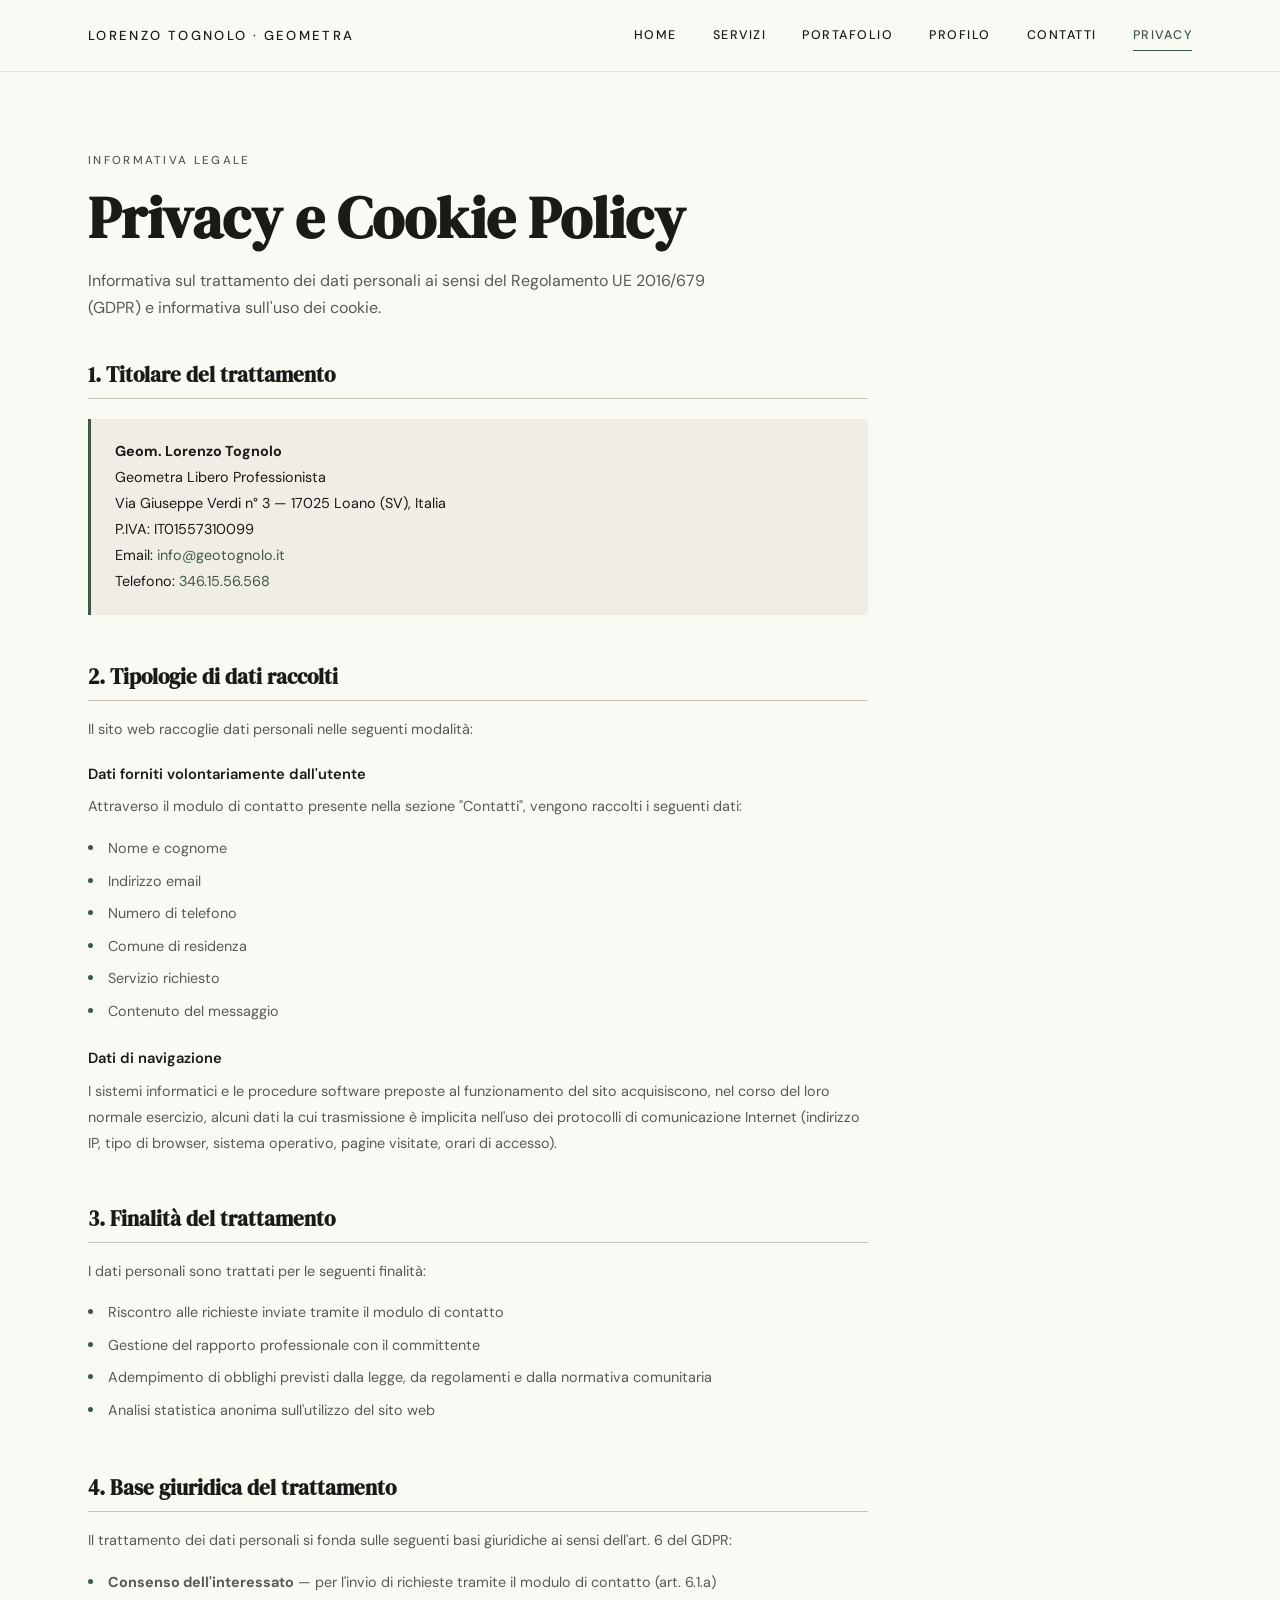
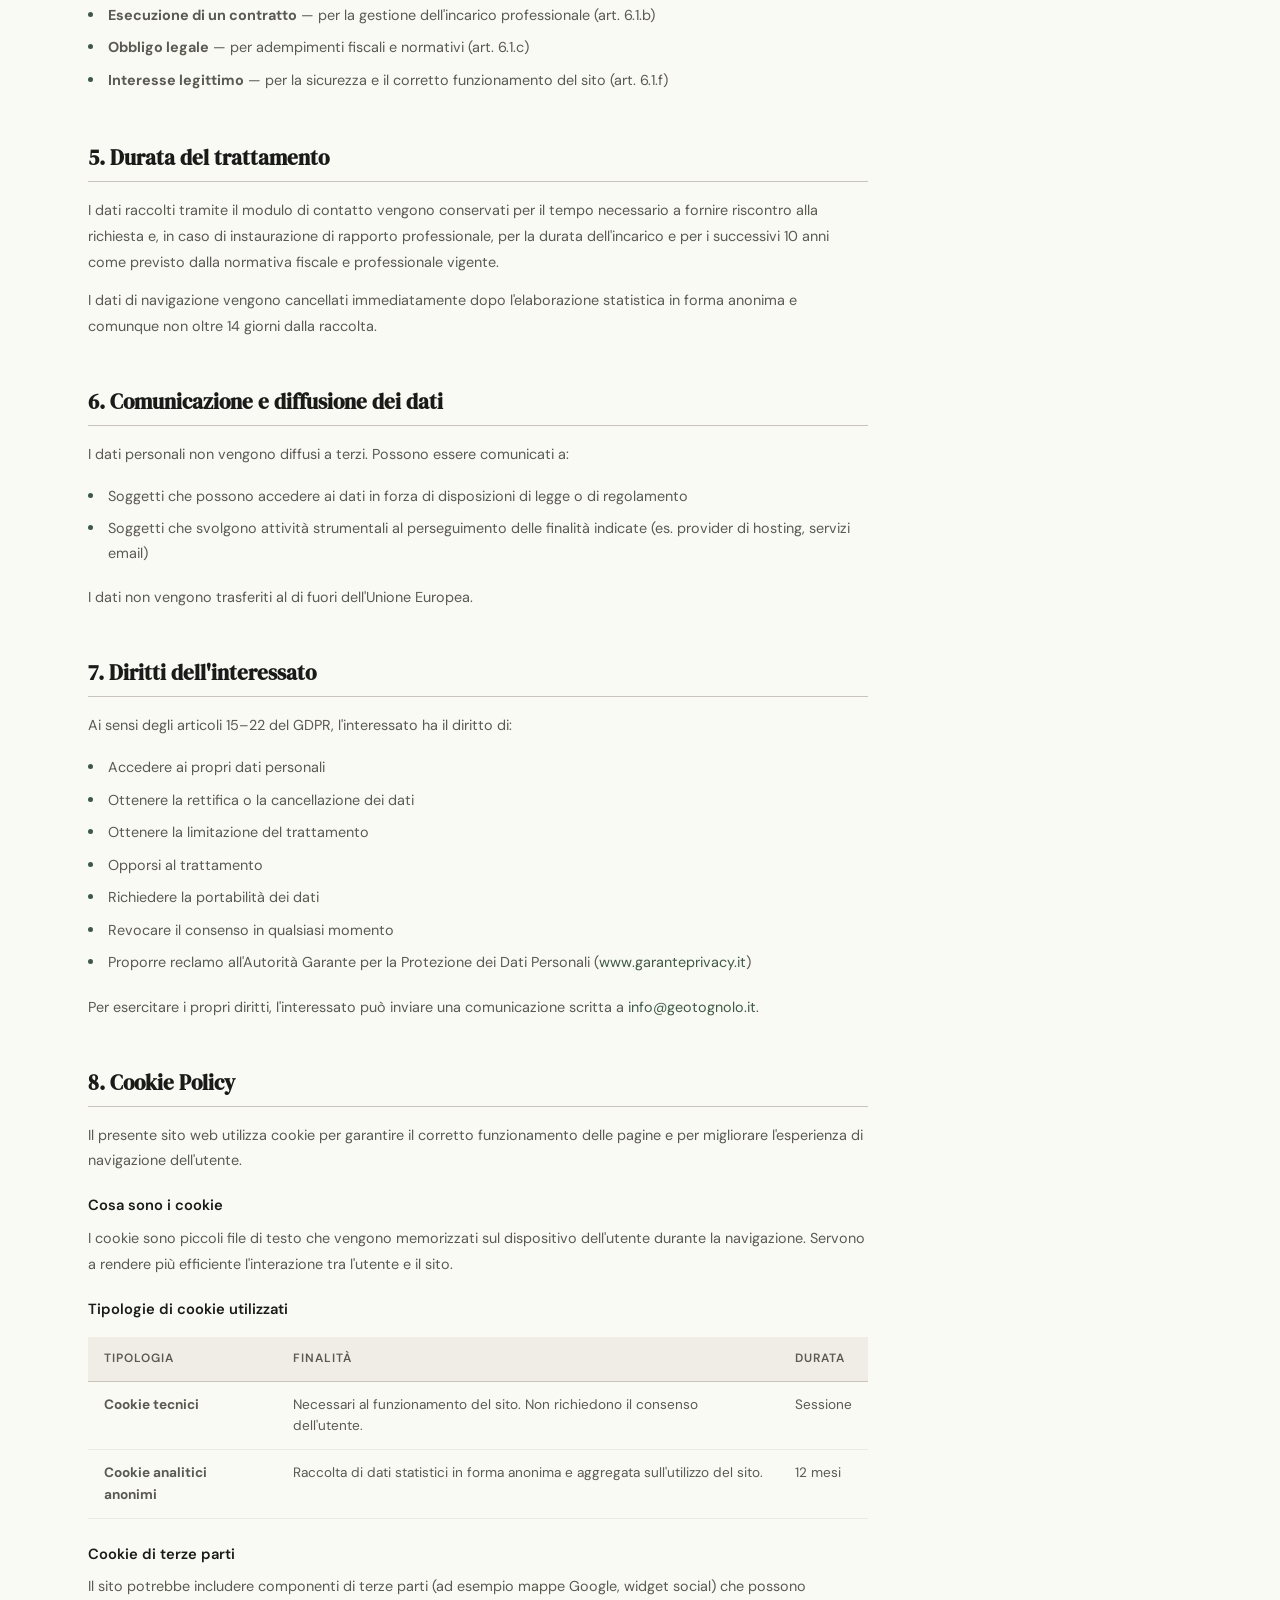
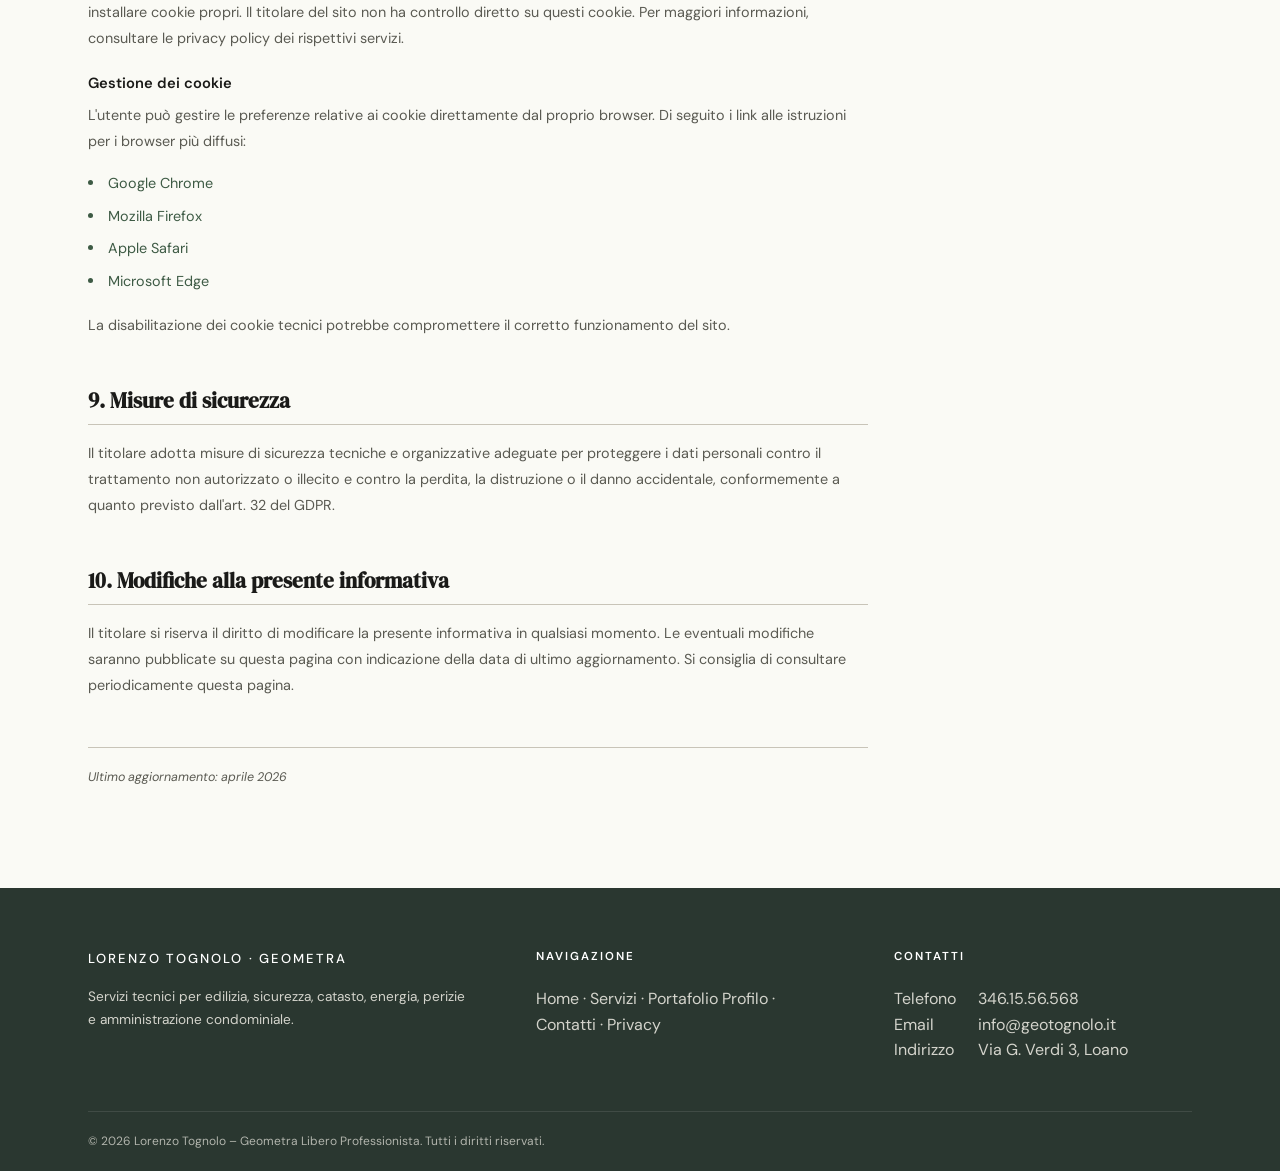
<file: privacy.html>
<!DOCTYPE html>
<html lang="it">
<head>
<meta charset="UTF-8">
<meta name="viewport" content="width=device-width, initial-scale=1.0">
<title>Privacy e Cookie Policy – Lorenzo Tognolo, Geometra</title>
<meta name="description" content="Informativa sulla privacy e cookie policy del sito web dello studio tecnico del Geometra Lorenzo Tognolo, ai sensi del Regolamento UE 2016/679 (GDPR).">
<link rel="canonical" href="https://www.geotognolo.it/privacy.html">
<script type="application/ld+json">{"@context":"https://schema.org","@type":"WebPage","@id":"https://www.geotognolo.it/privacy.html#webpage","url":"https://www.geotognolo.it/privacy.html","name":"Privacy e Cookie Policy | Studio tecnico geometra Tognolo","isPartOf":{"@id":"https://www.geotognolo.it/#website"},"about":{"@id":"https://www.geotognolo.it/#business"},"inLanguage":"it-IT"}</script>
<link rel="preconnect" href="https://fonts.googleapis.com">
<link rel="preconnect" href="https://fonts.gstatic.com" crossorigin>
<link rel="preload" href="https://fonts.googleapis.com/css2?family=DM+Serif+Display:ital@0;1&family=DM+Sans:ital,opsz,wght@0,9..40,300..700;1,9..40,300..700&display=swap" as="style" onload="this.onload=null;this.rel='stylesheet'">
<noscript><link href="https://fonts.googleapis.com/css2?family=DM+Serif+Display:ital@0;1&family=DM+Sans:ital,opsz,wght@0,9..40,300..700;1,9..40,300..700&display=swap" rel="stylesheet"></noscript>
<link rel="stylesheet" href="style.css">
<style>
.privacy-content{padding:0 0 100px}
.privacy-inner{max-width:780px}
.privacy-inner a{color:var(--color-accent);transition:color .2s}
.privacy-inner a:hover{color:var(--color-accent-light)}
.privacy-section{margin-bottom:48px}
.privacy-section h2{font-family:var(--font-display);font-size:1.3rem;line-height:1.3;margin-bottom:16px;padding-bottom:10px;border-bottom:1px solid var(--color-border)}
.privacy-section h3{font-size:.92rem;font-weight:600;margin-top:20px;margin-bottom:8px}
.privacy-section p{font-size:.9rem;color:var(--color-text-secondary);line-height:1.8;margin-bottom:12px}
.privacy-section ul{list-style:none;margin-bottom:16px;padding-left:0}
.privacy-section ul li{font-size:.9rem;color:var(--color-text-secondary);line-height:1.7;padding:4px 0 4px 20px;position:relative}
.privacy-section ul li::before{content:'';position:absolute;left:0;top:13px;width:5px;height:5px;border-radius:50%;background:var(--color-accent)}
.privacy-table{width:100%;border-collapse:collapse;margin:16px 0 24px;font-size:.85rem}
.privacy-table th{text-align:left;padding:12px 16px;background:var(--color-bg-warm);font-weight:600;font-size:.75rem;letter-spacing:.08em;text-transform:uppercase;color:var(--color-text-secondary);border-bottom:1.5px solid var(--color-border)}
.privacy-table td{padding:12px 16px;border-bottom:1px solid rgba(200,196,184,.3);color:var(--color-text-secondary);vertical-align:top}
.privacy-highlight{background:var(--color-bg-warm);border-left:3px solid var(--color-accent);padding:20px 24px;border-radius:0 4px 4px 0;margin:20px 0}
.privacy-highlight p{color:var(--color-text);margin-bottom:0}
.privacy-update{font-size:.78rem;color:var(--color-text-secondary);font-style:italic;margin-top:40px;padding-top:20px;border-top:1px solid var(--color-border)}
@media(max-width:600px){.privacy-table{font-size:.78rem}.privacy-table th,.privacy-table td{padding:8px 10px}}
</style>
</head>
<body>

<header class="site-header" id="header"><div class="header-inner"><a href="index.html" class="site-logo">Lorenzo Tognolo · Geometra</a><nav class="nav-desktop"><a href="index.html">Home</a><a href="servizi.html">Servizi</a><a href="portafolio.html">Portafolio</a><a href="profilo.html">Profilo</a><a href="contatti.html">Contatti</a><a href="privacy.html" class="active">Privacy</a></nav><button class="nav-toggle" id="navToggle" aria-label="Menu"><span></span><span></span><span></span></button></div></header>
<nav class="nav-mobile" id="navMobile"><a href="index.html">Home</a><a href="servizi.html">Servizi</a><a href="portafolio.html">Portafolio</a><a href="profilo.html">Profilo</a><a href="contatti.html">Contatti</a><a href="privacy.html">Privacy</a></nav>

<main id="main-content">

<section class="page-hero"><div class="container">
  <p class="page-hero-label">Informativa legale</p>
  <h1 class="page-hero-title">Privacy e Cookie Policy</h1>
  <p class="page-hero-desc">Informativa sul trattamento dei dati personali ai sensi del Regolamento UE 2016/679 (GDPR) e informativa sull'uso dei cookie.</p>
</div></section>

<section class="privacy-content"><div class="container"><div class="privacy-inner">

<div class="privacy-section"><h2>1. Titolare del trattamento</h2><div class="privacy-highlight"><p><strong>Geom. Lorenzo Tognolo</strong><br>Geometra Libero Professionista<br>Via Giuseppe Verdi n° 3 — 17025 Loano (SV), Italia<br>P.IVA: IT01557310099<br>Email: <a href="mailto:info@geotognolo.it">info@geotognolo.it</a><br>Telefono: <a href="tel:+393461556568">346.15.56.568</a></p></div></div>

<div class="privacy-section"><h2>2. Tipologie di dati raccolti</h2><p>Il sito web raccoglie dati personali nelle seguenti modalità:</p><h3>Dati forniti volontariamente dall'utente</h3><p>Attraverso il modulo di contatto presente nella sezione "Contatti", vengono raccolti i seguenti dati:</p><ul><li>Nome e cognome</li><li>Indirizzo email</li><li>Numero di telefono</li><li>Comune di residenza</li><li>Servizio richiesto</li><li>Contenuto del messaggio</li></ul><h3>Dati di navigazione</h3><p>I sistemi informatici e le procedure software preposte al funzionamento del sito acquisiscono, nel corso del loro normale esercizio, alcuni dati la cui trasmissione è implicita nell'uso dei protocolli di comunicazione Internet (indirizzo IP, tipo di browser, sistema operativo, pagine visitate, orari di accesso).</p></div>

<div class="privacy-section"><h2>3. Finalità del trattamento</h2><p>I dati personali sono trattati per le seguenti finalità:</p><ul><li>Riscontro alle richieste inviate tramite il modulo di contatto</li><li>Gestione del rapporto professionale con il committente</li><li>Adempimento di obblighi previsti dalla legge, da regolamenti e dalla normativa comunitaria</li><li>Analisi statistica anonima sull'utilizzo del sito web</li></ul></div>

<div class="privacy-section"><h2>4. Base giuridica del trattamento</h2><p>Il trattamento dei dati personali si fonda sulle seguenti basi giuridiche ai sensi dell'art. 6 del GDPR:</p><ul><li><strong>Consenso dell'interessato</strong> — per l'invio di richieste tramite il modulo di contatto (art. 6.1.a)</li><li><strong>Esecuzione di un contratto</strong> — per la gestione dell'incarico professionale (art. 6.1.b)</li><li><strong>Obbligo legale</strong> — per adempimenti fiscali e normativi (art. 6.1.c)</li><li><strong>Interesse legittimo</strong> — per la sicurezza e il corretto funzionamento del sito (art. 6.1.f)</li></ul></div>

<div class="privacy-section"><h2>5. Durata del trattamento</h2><p>I dati raccolti tramite il modulo di contatto vengono conservati per il tempo necessario a fornire riscontro alla richiesta e, in caso di instaurazione di rapporto professionale, per la durata dell'incarico e per i successivi 10 anni come previsto dalla normativa fiscale e professionale vigente.</p><p>I dati di navigazione vengono cancellati immediatamente dopo l'elaborazione statistica in forma anonima e comunque non oltre 14 giorni dalla raccolta.</p></div>

<div class="privacy-section"><h2>6. Comunicazione e diffusione dei dati</h2><p>I dati personali non vengono diffusi a terzi. Possono essere comunicati a:</p><ul><li>Soggetti che possono accedere ai dati in forza di disposizioni di legge o di regolamento</li><li>Soggetti che svolgono attività strumentali al perseguimento delle finalità indicate (es. provider di hosting, servizi email)</li></ul><p>I dati non vengono trasferiti al di fuori dell'Unione Europea.</p></div>

<div class="privacy-section"><h2>7. Diritti dell'interessato</h2><p>Ai sensi degli articoli 15–22 del GDPR, l'interessato ha il diritto di:</p><ul><li>Accedere ai propri dati personali</li><li>Ottenere la rettifica o la cancellazione dei dati</li><li>Ottenere la limitazione del trattamento</li><li>Opporsi al trattamento</li><li>Richiedere la portabilità dei dati</li><li>Revocare il consenso in qualsiasi momento</li><li>Proporre reclamo all'Autorità Garante per la Protezione dei Dati Personali (<a href="https://www.garanteprivacy.it" target="_blank" rel="noopener">www.garanteprivacy.it</a>)</li></ul><p>Per esercitare i propri diritti, l'interessato può inviare una comunicazione scritta a <a href="mailto:info@geotognolo.it">info@geotognolo.it</a>.</p></div>

<div class="privacy-section"><h2>8. Cookie Policy</h2><p>Il presente sito web utilizza cookie per garantire il corretto funzionamento delle pagine e per migliorare l'esperienza di navigazione dell'utente.</p><h3>Cosa sono i cookie</h3><p>I cookie sono piccoli file di testo che vengono memorizzati sul dispositivo dell'utente durante la navigazione. Servono a rendere più efficiente l'interazione tra l'utente e il sito.</p><h3>Tipologie di cookie utilizzati</h3><table class="privacy-table"><thead><tr><th>Tipologia</th><th>Finalità</th><th>Durata</th></tr></thead><tbody><tr><td><strong>Cookie tecnici</strong></td><td>Necessari al funzionamento del sito. Non richiedono il consenso dell'utente.</td><td>Sessione</td></tr><tr><td><strong>Cookie analitici anonimi</strong></td><td>Raccolta di dati statistici in forma anonima e aggregata sull'utilizzo del sito.</td><td>12 mesi</td></tr></tbody></table><h3>Cookie di terze parti</h3><p>Il sito potrebbe includere componenti di terze parti (ad esempio mappe Google, widget social) che possono installare cookie propri. Il titolare del sito non ha controllo diretto su questi cookie. Per maggiori informazioni, consultare le privacy policy dei rispettivi servizi.</p><h3>Gestione dei cookie</h3><p>L'utente può gestire le preferenze relative ai cookie direttamente dal proprio browser. Di seguito i link alle istruzioni per i browser più diffusi:</p><ul><li><a href="https://support.google.com/chrome/answer/95647" target="_blank" rel="noopener">Google Chrome</a></li><li><a href="https://support.mozilla.org/it/kb/protezione-antitracciamento-avanzata-firefox-desktop" target="_blank" rel="noopener">Mozilla Firefox</a></li><li><a href="https://support.apple.com/it-it/guide/safari/sfri11471/mac" target="_blank" rel="noopener">Apple Safari</a></li><li><a href="https://support.microsoft.com/it-it/microsoft-edge/eliminare-i-cookie-in-microsoft-edge-63947406-40ac-c3b8-57b9-2a946a29ae09" target="_blank" rel="noopener">Microsoft Edge</a></li></ul><p>La disabilitazione dei cookie tecnici potrebbe compromettere il corretto funzionamento del sito.</p></div>

<div class="privacy-section"><h2>9. Misure di sicurezza</h2><p>Il titolare adotta misure di sicurezza tecniche e organizzative adeguate per proteggere i dati personali contro il trattamento non autorizzato o illecito e contro la perdita, la distruzione o il danno accidentale, conformemente a quanto previsto dall'art. 32 del GDPR.</p></div>

<div class="privacy-section"><h2>10. Modifiche alla presente informativa</h2><p>Il titolare si riserva il diritto di modificare la presente informativa in qualsiasi momento. Le eventuali modifiche saranno pubblicate su questa pagina con indicazione della data di ultimo aggiornamento. Si consiglia di consultare periodicamente questa pagina.</p></div>

<p class="privacy-update">Ultimo aggiornamento: aprile 2026</p>

</div></div></section>

</main>

<footer class="site-footer"><div class="container">
  <div class="footer-grid">
    <div class="footer-col-brand">
      <p class="footer-brand">Lorenzo Tognolo · Geometra</p>
      <p class="footer-desc">Servizi tecnici per edilizia, sicurezza, catasto, energia, perizie e amministrazione condominiale.</p>
    </div>
    <div class="footer-col-nav">
      <div class="footer-nav-block">
      <p class="footer-heading">Navigazione</p>
      <nav class="footer-nav-inline">
        <span class="footer-nav-row">
          <a href="index.html">Home</a>
          <span class="footer-sep">·</span>
          <a href="servizi.html">Servizi</a>
          <span class="footer-sep">·</span>
          <a href="portafolio.html">Portafolio</a>
        </span>
        <span class="footer-nav-row">
          <a href="profilo.html">Profilo</a>
          <span class="footer-sep">·</span>
          <a href="contatti.html">Contatti</a>
          <span class="footer-sep">·</span>
          <a href="privacy.html">Privacy</a>
        </span>
      </nav>
      </div>
    </div>
    <div class="footer-col-contacts">
      <p class="footer-heading">Contatti</p>
      <div class="footer-contacts-top-row">
        <p class="footer-contact-inline">
          <span class="footer-contact-label">Telefono</span>
          <span class="footer-contact-value">346.15.56.568</span>
        </p>
        <p class="footer-contact-inline">
          <span class="footer-contact-label">Email</span>
          <span class="footer-contact-value">info@geotognolo.it</span>
        </p>
      </div>
      <p class="footer-contact-inline footer-contact-address">
        <span class="footer-contact-label">Indirizzo</span>
        <span class="footer-contact-value">Via G. Verdi 3, Loano</span>
      </p>
    </div>
  </div>
  <div class="footer-bottom">
    <p>&copy; 2026 Lorenzo Tognolo – Geometra Libero Professionista. Tutti i diritti riservati.</p>
  </div>
</div></footer>

<script src="script.js"></script>
</body>
</html>
</file>
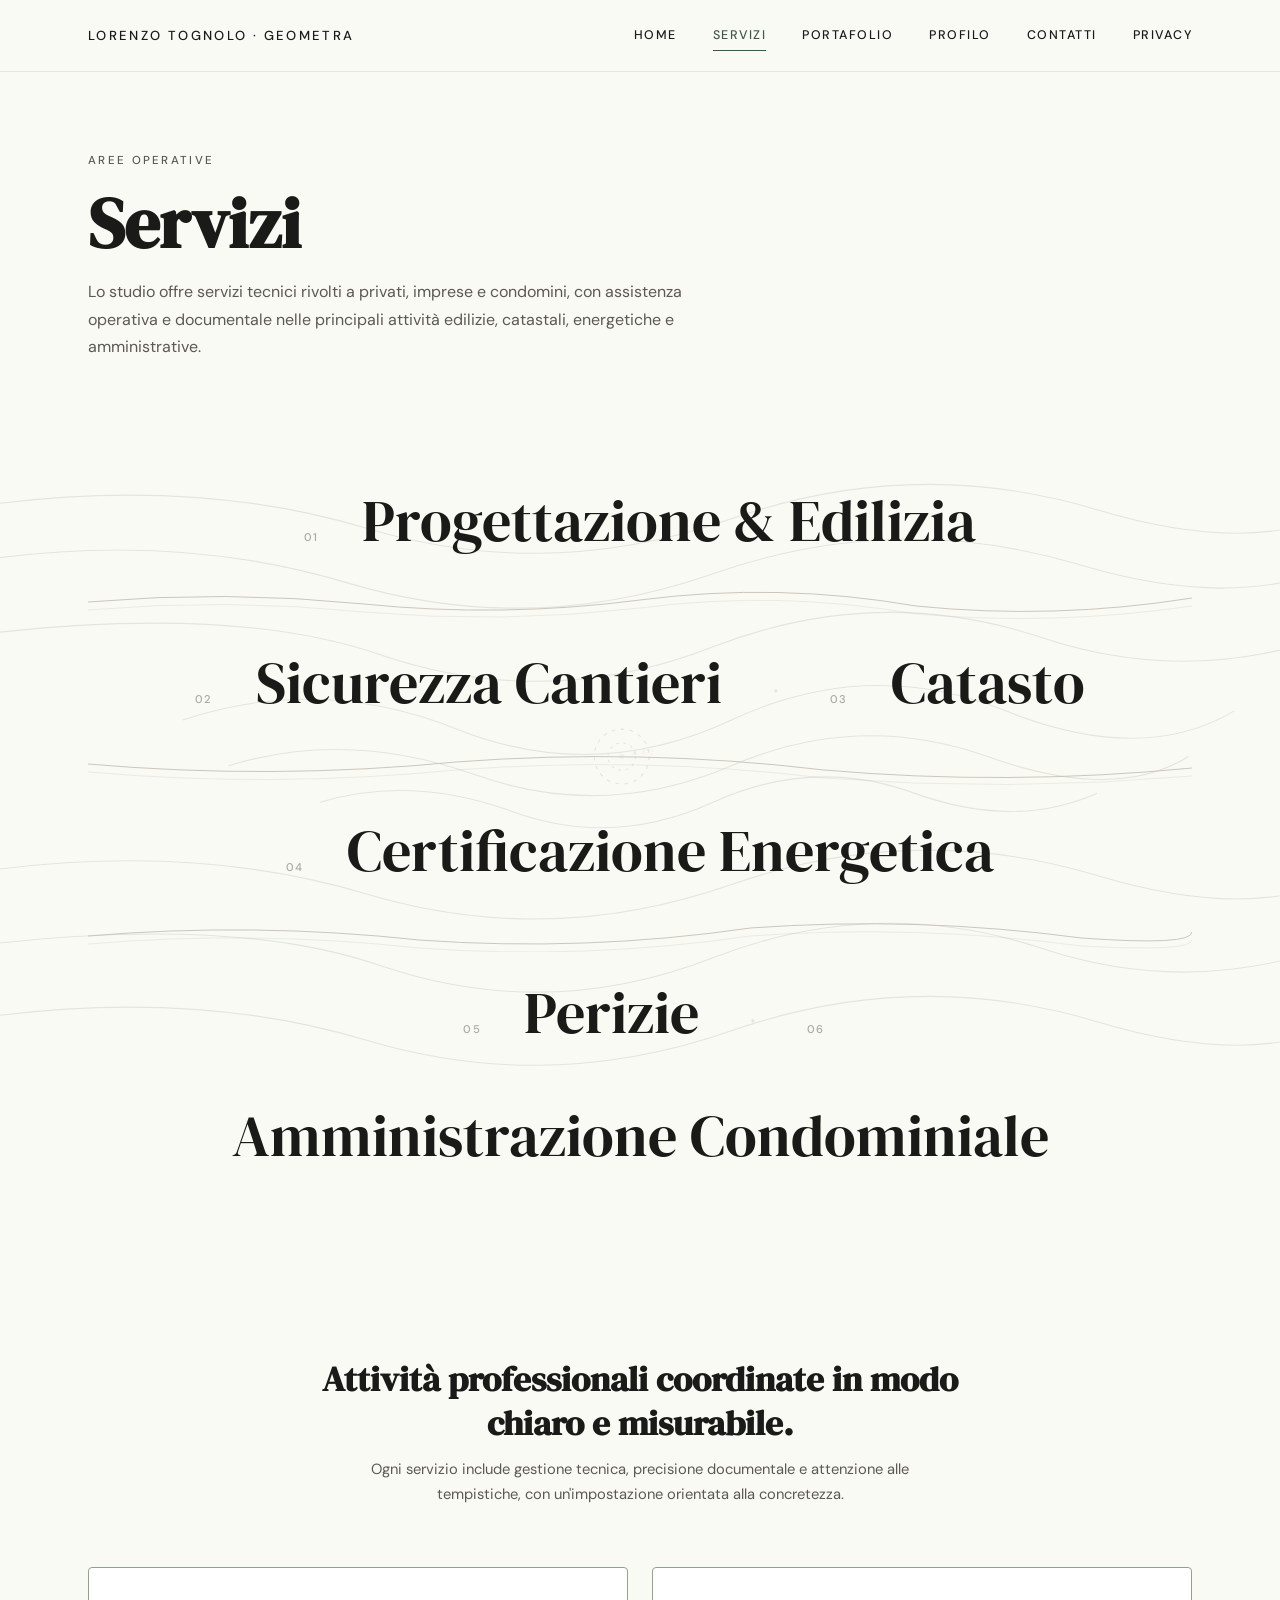
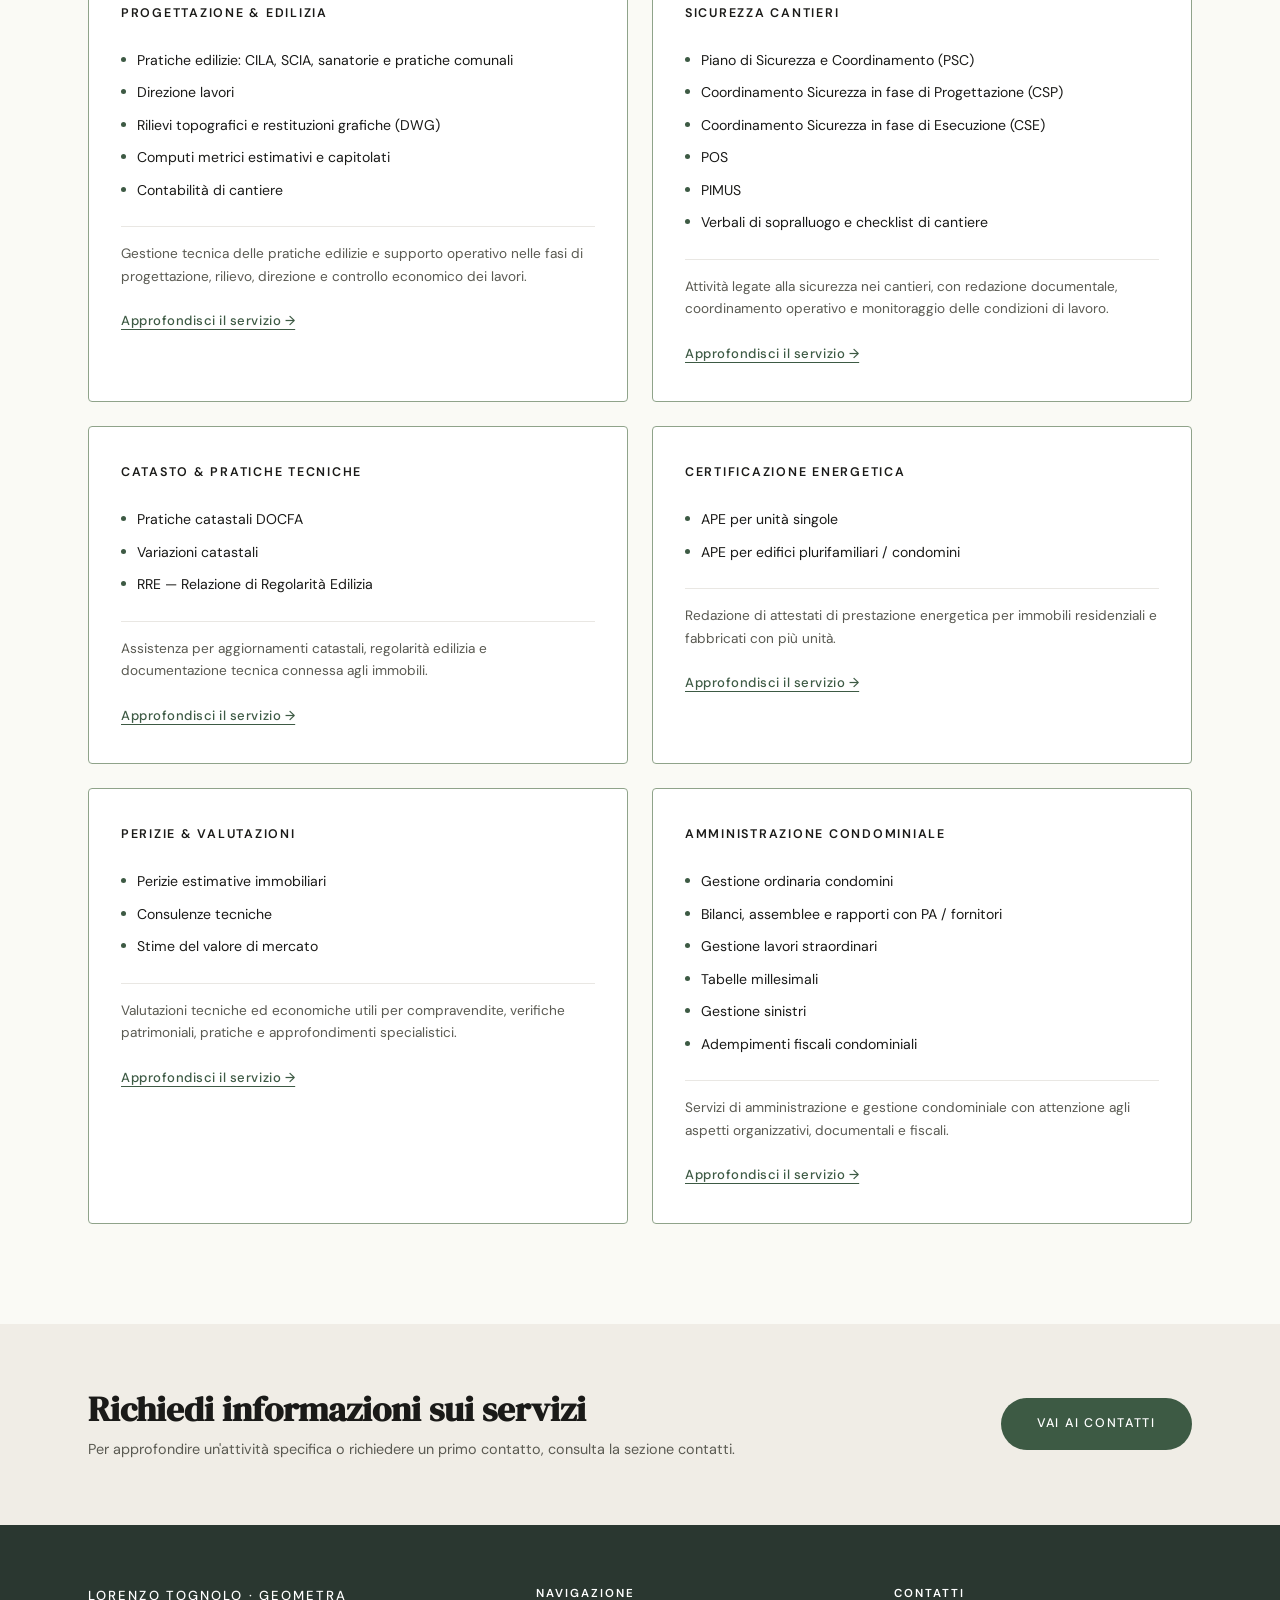
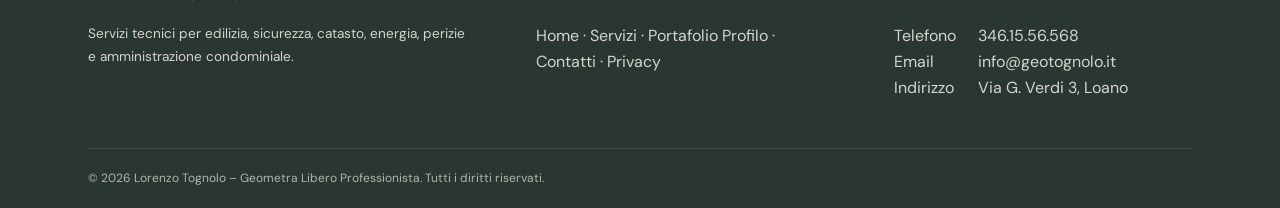
<file: servizi.html>
<!DOCTYPE html>
<html lang="it">
<head>
<meta charset="UTF-8">
<meta name="viewport" content="width=device-width, initial-scale=1.0">
<title>Servizi – Lorenzo Tognolo, Geometra</title>
<meta name="description" content="Servizi tecnici professionali: progettazione edilizia, sicurezza cantieri, catasto, certificazione energetica, perizie e amministrazione condominiale.">
<link rel="canonical" href="https://www.geotognolo.it/servizi.html">
<script type="application/ld+json">{"@context":"https://schema.org","@type":"WebPage","@id":"https://www.geotognolo.it/servizi.html#webpage","url":"https://www.geotognolo.it/servizi.html","name":"Servizi tecnici | Studio tecnico geometra Tognolo","isPartOf":{"@id":"https://www.geotognolo.it/#website"},"about":{"@id":"https://www.geotognolo.it/#business"},"inLanguage":"it-IT"}</script>
<link rel="preconnect" href="https://fonts.googleapis.com">
<link rel="preconnect" href="https://fonts.gstatic.com" crossorigin>
<link rel="preload" href="https://fonts.googleapis.com/css2?family=DM+Serif+Display:ital@0;1&family=DM+Sans:ital,opsz,wght@0,9..40,300..700;1,9..40,300..700&display=swap" as="style" onload="this.onload=null;this.rel='stylesheet'">
<noscript><link href="https://fonts.googleapis.com/css2?family=DM+Serif+Display:ital@0;1&family=DM+Sans:ital,opsz,wght@0,9..40,300..700;1,9..40,300..700&display=swap" rel="stylesheet"></noscript>
<link rel="stylesheet" href="style.css">
<style>
.page-hero-title { font-size: clamp(2.8rem, 5.5vw, 4.5rem); line-height: 1.08; }
.services-map { position: relative; padding: 60px 0 80px; overflow: hidden; }
.topo-bg { position: absolute; top: 0; left: 0; right: 0; bottom: 0; pointer-events: none; opacity: 0.12; z-index: 0; }
.services-map .container { position: relative; z-index: 1; }
.service-item { display: flex; align-items: baseline; justify-content: center; gap: clamp(20px, 4vw, 60px); padding: 28px 0; flex-wrap: wrap; opacity: 0; transform: translateY(16px); transition: opacity 0.5s ease, transform 0.5s ease; }
.service-item.visible { opacity: 1; transform: translateY(0); }
.contour-separator { width: 100%; height: 40px; position: relative; overflow: hidden; }
.contour-separator svg { width: 100%; height: 100%; }
.service-link { font-family: var(--font-display); font-size: clamp(1.8rem, 4.5vw, 3.8rem); line-height: 1.15; color: var(--color-text); transition: color 0.3s; position: relative; white-space: nowrap; }
.service-link:hover { color: var(--color-accent); }
.service-link::after { content: ''; position: absolute; bottom: 2px; left: 0; width: 0; height: 2px; background: var(--color-accent); transition: width 0.4s cubic-bezier(0.25, 0.46, 0.45, 0.94); }
.service-link:hover::after { width: 100%; }
.service-num { font-family: var(--font-body); font-size: 0.7rem; font-weight: 500; letter-spacing: 0.1em; color: var(--color-text-secondary); opacity: 0.5; vertical-align: super; margin-right: -8px; }
.service-detail-intro { padding: 80px 0 40px; text-align: center; }
.detail-intro-title { font-family: var(--font-display); font-size: clamp(1.6rem, 2.8vw, 2.2rem); line-height: 1.25; max-width: 700px; margin: 0 auto 12px; }
.detail-intro-desc { font-size: 0.92rem; color: var(--color-text-secondary); max-width: 600px; margin: 0 auto; line-height: 1.7; }
.service-details { padding: 20px 0 100px; }
.detail-grid { display: grid; grid-template-columns: 1fr 1fr; gap: 24px; }
.detail-card { border: 1.5px solid var(--color-card-border); border-radius: 4px; padding: 36px 32px; background: var(--color-white); transition: transform 0.3s, box-shadow 0.3s, border-color 0.3s; position: relative; overflow: hidden; }
.detail-card::before { content: ''; position: absolute; top: 0; left: 0; width: 100%; height: 3px; background: var(--color-accent); transform: scaleX(0); transform-origin: left; transition: transform 0.4s cubic-bezier(0.25, 0.46, 0.45, 0.94); }
.detail-card:hover { transform: translateY(-3px); box-shadow: 0 12px 40px rgba(0,0,0,0.06); border-color: var(--color-accent); }
.detail-card:hover::before { transform: scaleX(1); }
.detail-card h3 { font-family: var(--font-body); font-size: 0.78rem; font-weight: 600; letter-spacing: 0.14em; text-transform: uppercase; margin-bottom: 20px; }
.detail-card ul { list-style: none; margin-bottom: 20px; }
.detail-card ul li { font-size: 0.88rem; padding: 5px 0 5px 16px; position: relative; }
.detail-card ul li::before { content: ''; position: absolute; left: 0; top: 13px; width: 5px; height: 5px; border-radius: 50%; background: var(--color-accent); }
.detail-card .detail-summary { font-size: 0.85rem; color: var(--color-text-secondary); line-height: 1.65; padding-top: 16px; border-top: 1px solid rgba(200, 196, 184, 0.4); }
@media (max-width: 960px) { .detail-grid { grid-template-columns: 1fr; } }
@media (max-width: 600px) { .service-item { gap: 12px; padding: 18px 0; } .contour-separator { height: 24px; } }
</style>
</head>
<body>

<header class="site-header" id="header"><div class="header-inner"><a href="index.html" class="site-logo">Lorenzo Tognolo · Geometra</a><nav class="nav-desktop"><a href="index.html">Home</a><a href="servizi.html" class="active">Servizi</a><a href="portafolio.html">Portafolio</a><a href="profilo.html">Profilo</a><a href="contatti.html">Contatti</a><a href="privacy.html">Privacy</a></nav><button class="nav-toggle" id="navToggle" aria-label="Menu"><span></span><span></span><span></span></button></div></header>
<nav class="nav-mobile" id="navMobile"><a href="index.html">Home</a><a href="servizi.html">Servizi</a><a href="portafolio.html">Portafolio</a><a href="profilo.html">Profilo</a><a href="contatti.html">Contatti</a><a href="privacy.html">Privacy</a></nav>

<main id="main-content">

<section class="page-hero"><div class="container">
  <p class="page-hero-label">Aree operative</p>
  <h1 class="page-hero-title">Servizi</h1>
  <p class="page-hero-desc">Lo studio offre servizi tecnici rivolti a privati, imprese e condomini, con assistenza operativa e documentale nelle principali attività edilizie, catastali, energetiche e amministrative.</p>
</div></section>

<section class="services-map">
  <svg class="topo-bg" viewBox="0 0 1400 800" preserveAspectRatio="xMidYMid slice" xmlns="http://www.w3.org/2000/svg"><g fill="none" stroke="#3D5A44" stroke-width="1.2"><path d="M-50 120 Q200 80 400 140 Q600 200 800 130 Q1000 60 1200 120 Q1400 180 1500 100"/><path d="M-50 180 Q180 140 380 200 Q580 260 780 190 Q980 120 1180 180 Q1380 240 1500 160"/><path d="M-50 260 Q250 220 420 280 Q600 340 780 270 Q960 200 1140 260 Q1320 320 1500 240"/><path d="M200 350 Q350 300 500 360 Q650 420 800 350 Q950 280 1100 340 Q1250 400 1350 340"/><path d="M250 400 Q380 360 520 410 Q660 460 800 400 Q940 340 1080 390 Q1220 440 1300 390"/><path d="M350 440 Q450 410 560 450 Q670 490 780 440 Q890 390 1000 430 Q1110 470 1200 430"/><path d="M-50 520 Q200 480 400 540 Q600 600 800 530 Q1000 460 1200 520 Q1400 580 1500 500"/><path d="M-50 600 Q250 560 420 620 Q600 680 780 610 Q960 540 1140 600 Q1320 660 1500 580"/><path d="M-50 680 Q200 640 400 700 Q600 760 800 690 Q1000 620 1200 680 Q1400 740 1500 660"/><circle cx="680" cy="390" r="30" stroke-dasharray="4 6"/><circle cx="680" cy="390" r="15" stroke-dasharray="3 5"/></g><g fill="#3D5A44" opacity="0.4"><circle cx="680" cy="390" r="3"/><text x="690" y="388" font-size="9" font-family="DM Sans, sans-serif">▲ 412</text></g></svg>
  <div class="container">
    <div class="service-item"><span class="service-num">01</span><a href="servizi/pratiche-edilizie-cila-scia.html" class="service-link">Progettazione &amp; Edilizia</a></div>
    <div class="contour-separator"><svg viewBox="0 0 1200 40" preserveAspectRatio="none" xmlns="http://www.w3.org/2000/svg"><path d="M0 20 Q150 8 300 22 Q450 36 600 18 Q750 0 900 24 Q1050 38 1200 16" fill="none" stroke="#C8C4B8" stroke-width="1"/><path d="M0 28 Q150 16 300 30 Q450 42 600 26 Q750 8 900 32 Q1050 44 1200 24" fill="none" stroke="#C8C4B8" stroke-width="0.6" opacity="0.5"/></svg></div>
    <div class="service-item"><span class="service-num">02</span><a href="servizi/sicurezza-cantieri-csp-cse.html" class="service-link">Sicurezza Cantieri</a><span style="color:var(--color-border);font-size:clamp(1.2rem,3vw,2.4rem);font-weight:200;opacity:0.4">·</span><span class="service-num">03</span><a href="servizi/catasto-docfa-rre.html" class="service-link">Catasto</a></div>
    <div class="contour-separator"><svg viewBox="0 0 1200 40" preserveAspectRatio="none" xmlns="http://www.w3.org/2000/svg"><path d="M0 14 Q200 30 400 12 Q600 -2 800 20 Q1000 36 1200 18" fill="none" stroke="#C8C4B8" stroke-width="1"/><path d="M0 22 Q200 38 400 20 Q600 6 800 28 Q1000 42 1200 26" fill="none" stroke="#C8C4B8" stroke-width="0.6" opacity="0.5"/></svg></div>
    <div class="service-item"><span class="service-num">04</span><a href="servizi/ape-certificazione-energetica.html" class="service-link">Certificazione Energetica</a></div>
    <div class="contour-separator"><svg viewBox="0 0 1200 40" preserveAspectRatio="none" xmlns="http://www.w3.org/2000/svg"><path d="M0 24 Q180 10 360 28 Q540 40 720 16 Q900 4 1080 26 Q1200 34 1200 20" fill="none" stroke="#C8C4B8" stroke-width="1"/><path d="M0 32 Q180 18 360 36 Q540 48 720 24 Q900 12 1080 34 Q1200 40 1200 28" fill="none" stroke="#C8C4B8" stroke-width="0.6" opacity="0.5"/></svg></div>
    <div class="service-item"><span class="service-num">05</span><a href="servizi/perizie-stime-immobiliari.html" class="service-link">Perizie</a><span style="color:var(--color-border);font-size:clamp(1.2rem,3vw,2.4rem);font-weight:200;opacity:0.4">·</span><span class="service-num">06</span><a href="servizi/amministrazione-condominiale.html" class="service-link">Amministrazione Condominiale</a></div>
  </div>
</section>

<section class="service-detail-intro reveal"><div class="container">
  <h2 class="detail-intro-title">Attività professionali coordinate in modo chiaro e misurabile.</h2>
  <p class="detail-intro-desc">Ogni servizio include gestione tecnica, precisione documentale e attenzione alle tempistiche, con un'impostazione orientata alla concretezza.</p>
</div></section>

<section class="service-details"><div class="container"><div class="detail-grid">
  <div class="detail-card reveal" id="progettazione"><h3>Progettazione &amp; Edilizia</h3><ul><li>Pratiche edilizie: CILA, SCIA, sanatorie e pratiche comunali</li><li>Direzione lavori</li><li>Rilievi topografici e restituzioni grafiche (DWG)</li><li>Computi metrici estimativi e capitolati</li><li>Contabilità di cantiere</li></ul><p class="detail-summary">Gestione tecnica delle pratiche edilizie e supporto operativo nelle fasi di progettazione, rilievo, direzione e controllo economico dei lavori.</p><a class="service-card-link" href="servizi/pratiche-edilizie-cila-scia.html">Approfondisci il servizio →</a>
  </div>
  <div class="detail-card reveal" id="sicurezza"><h3>Sicurezza Cantieri</h3><ul><li>Piano di Sicurezza e Coordinamento (PSC)</li><li>Coordinamento Sicurezza in fase di Progettazione (CSP)</li><li>Coordinamento Sicurezza in fase di Esecuzione (CSE)</li><li>POS</li><li>PIMUS</li><li>Verbali di sopralluogo e checklist di cantiere</li></ul><p class="detail-summary">Attività legate alla sicurezza nei cantieri, con redazione documentale, coordinamento operativo e monitoraggio delle condizioni di lavoro.</p><a class="service-card-link" href="servizi/sicurezza-cantieri-csp-cse.html">Approfondisci il servizio →</a>
  </div>
  <div class="detail-card reveal" id="catasto"><h3>Catasto &amp; Pratiche Tecniche</h3><ul><li>Pratiche catastali DOCFA</li><li>Variazioni catastali</li><li>RRE — Relazione di Regolarità Edilizia</li></ul><p class="detail-summary">Assistenza per aggiornamenti catastali, regolarità edilizia e documentazione tecnica connessa agli immobili.</p><a class="service-card-link" href="servizi/catasto-docfa-rre.html">Approfondisci il servizio →</a>
  </div>
  <div class="detail-card reveal" id="energetica"><h3>Certificazione Energetica</h3><ul><li>APE per unità singole</li><li>APE per edifici plurifamiliari / condomini</li></ul><p class="detail-summary">Redazione di attestati di prestazione energetica per immobili residenziali e fabbricati con più unità.</p><a class="service-card-link" href="servizi/ape-certificazione-energetica.html">Approfondisci il servizio →</a>
  </div>
  <div class="detail-card reveal" id="perizie"><h3>Perizie &amp; Valutazioni</h3><ul><li>Perizie estimative immobiliari</li><li>Consulenze tecniche</li><li>Stime del valore di mercato</li></ul><p class="detail-summary">Valutazioni tecniche ed economiche utili per compravendite, verifiche patrimoniali, pratiche e approfondimenti specialistici.</p><a class="service-card-link" href="servizi/perizie-stime-immobiliari.html">Approfondisci il servizio →</a>
  </div>
  <div class="detail-card reveal" id="condominiale"><h3>Amministrazione Condominiale</h3><ul><li>Gestione ordinaria condomini</li><li>Bilanci, assemblee e rapporti con PA / fornitori</li><li>Gestione lavori straordinari</li><li>Tabelle millesimali</li><li>Gestione sinistri</li><li>Adempimenti fiscali condominiali</li></ul><p class="detail-summary">Servizi di amministrazione e gestione condominiale con attenzione agli aspetti organizzativi, documentali e fiscali.</p><a class="service-card-link" href="servizi/amministrazione-condominiale.html">Approfondisci il servizio →</a>
  </div>
</div></div></section>

<section class="cta-band reveal"><div class="container"><div class="cta-band-inner">
  <div><h2 class="cta-band-title">Richiedi informazioni sui servizi</h2><p class="cta-band-subtitle">Per approfondire un'attività specifica o richiedere un primo contatto, consulta la sezione contatti.</p></div>
  <a href="contatti.html" class="btn-cta">Vai ai contatti</a>
</div></div></section>

</main>

<footer class="site-footer"><div class="container">
  <div class="footer-grid">
    <div class="footer-col-brand">
      <p class="footer-brand">Lorenzo Tognolo · Geometra</p>
      <p class="footer-desc">Servizi tecnici per edilizia, sicurezza, catasto, energia, perizie e amministrazione condominiale.</p>
    </div>
    <div class="footer-col-nav">
      <div class="footer-nav-block">
      <p class="footer-heading">Navigazione</p>
      <nav class="footer-nav-inline">
        <span class="footer-nav-row">
          <a href="index.html">Home</a>
          <span class="footer-sep">·</span>
          <a href="servizi.html">Servizi</a>
          <span class="footer-sep">·</span>
          <a href="portafolio.html">Portafolio</a>
        </span>
        <span class="footer-nav-row">
          <a href="profilo.html">Profilo</a>
          <span class="footer-sep">·</span>
          <a href="contatti.html">Contatti</a>
          <span class="footer-sep">·</span>
          <a href="privacy.html">Privacy</a>
        </span>
      </nav>
      </div>
    </div>
    <div class="footer-col-contacts">
      <p class="footer-heading">Contatti</p>
      <div class="footer-contacts-top-row">
        <p class="footer-contact-inline">
          <span class="footer-contact-label">Telefono</span>
          <span class="footer-contact-value">346.15.56.568</span>
        </p>
        <p class="footer-contact-inline">
          <span class="footer-contact-label">Email</span>
          <span class="footer-contact-value">info@geotognolo.it</span>
        </p>
      </div>
      <p class="footer-contact-inline footer-contact-address">
        <span class="footer-contact-label">Indirizzo</span>
        <span class="footer-contact-value">Via G. Verdi 3, Loano</span>
      </p>
    </div>
  </div>
  <div class="footer-bottom">
    <p>&copy; 2026 Lorenzo Tognolo – Geometra Libero Professionista. Tutti i diritti riservati.</p>
  </div>
</div></footer>

<script src="script.js"></script>
<script>
// Servizi-specific: stagger service items and smooth scroll to anchors
document.querySelectorAll('.service-item').forEach(el => {
  const obs = new IntersectionObserver(entries => {
    entries.forEach(e => { if (e.isIntersecting) { e.target.classList.add('visible'); obs.unobserve(e.target); } });
  }, { threshold: 0.12 });
  obs.observe(el);
});
document.querySelectorAll('.service-link').forEach(link => {
  link.addEventListener('click', e => {
    const href = link.getAttribute('href');
    if (href.startsWith('#')) { e.preventDefault(); const t = document.querySelector(href); if (t) window.scrollTo({ top: t.getBoundingClientRect().top + window.scrollY - 100, behavior: 'smooth' }); }
  });
});
</script>
</body>
</html>
</file>
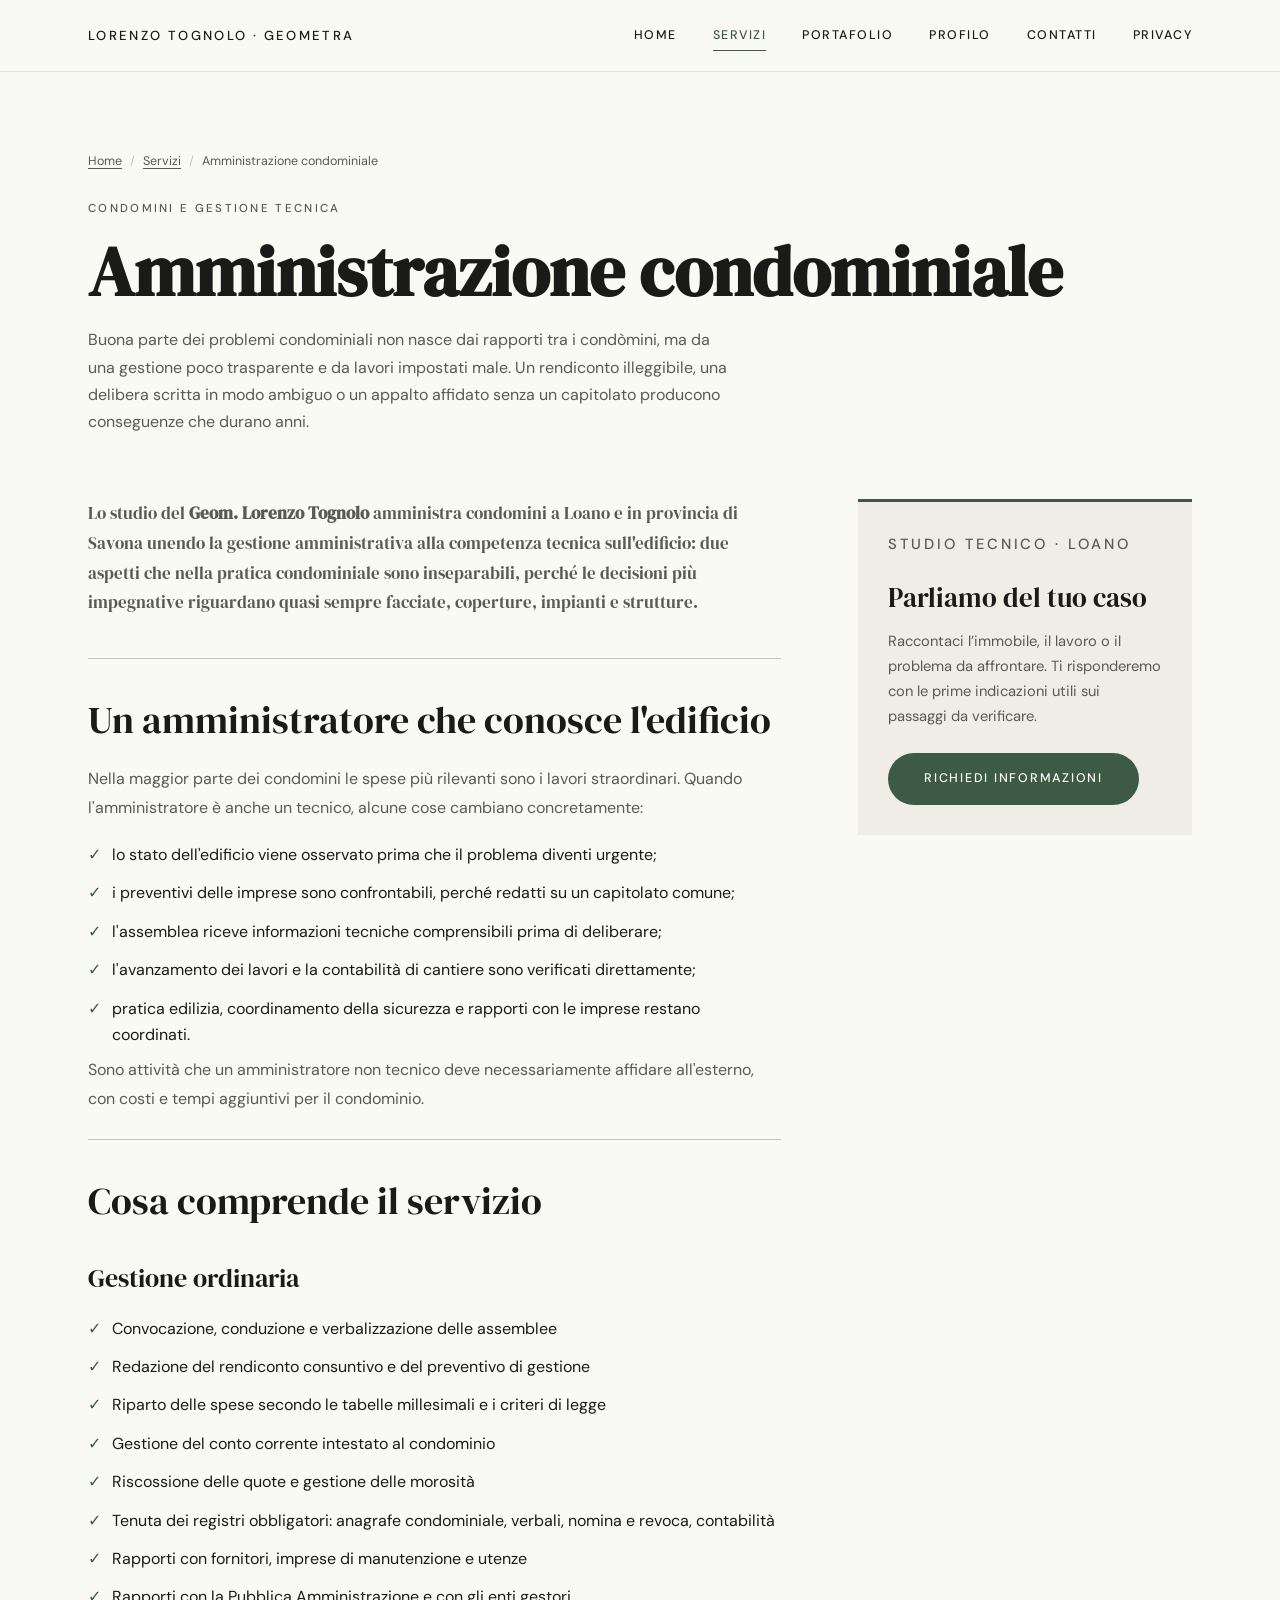
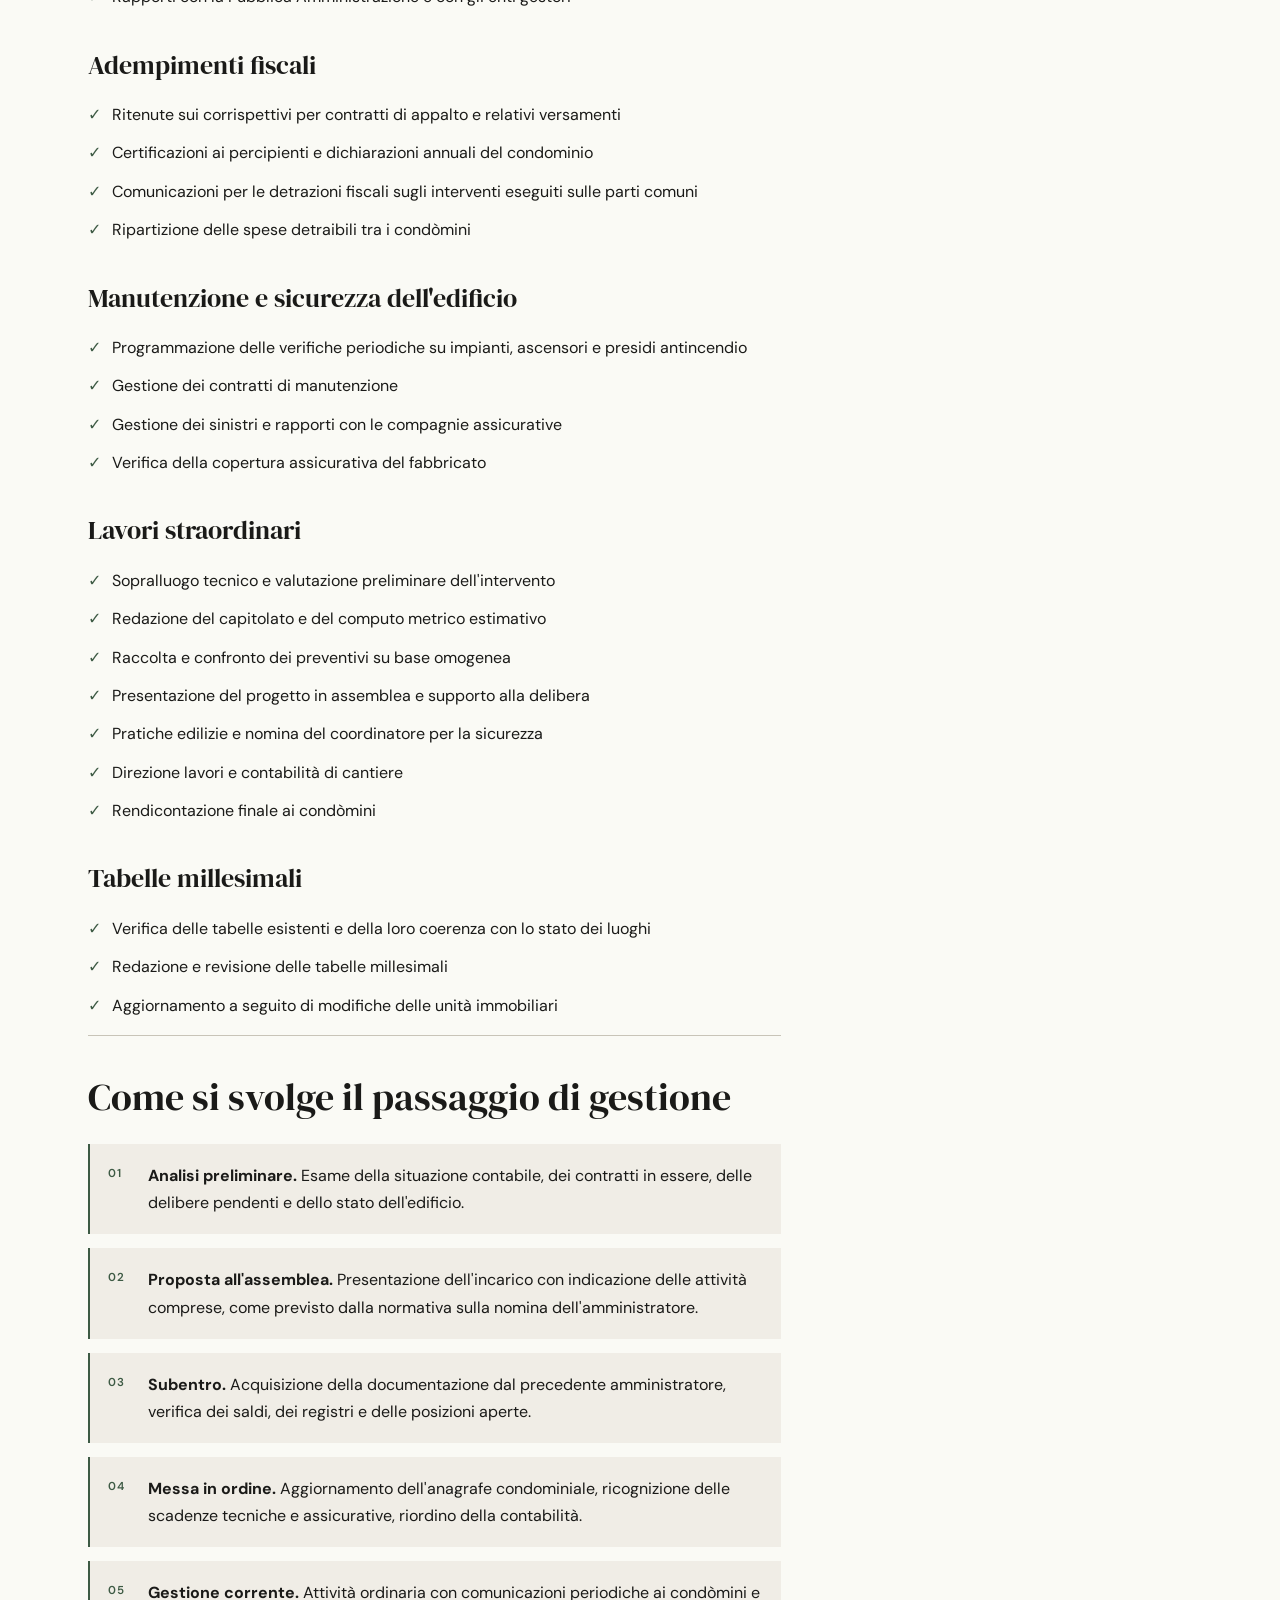
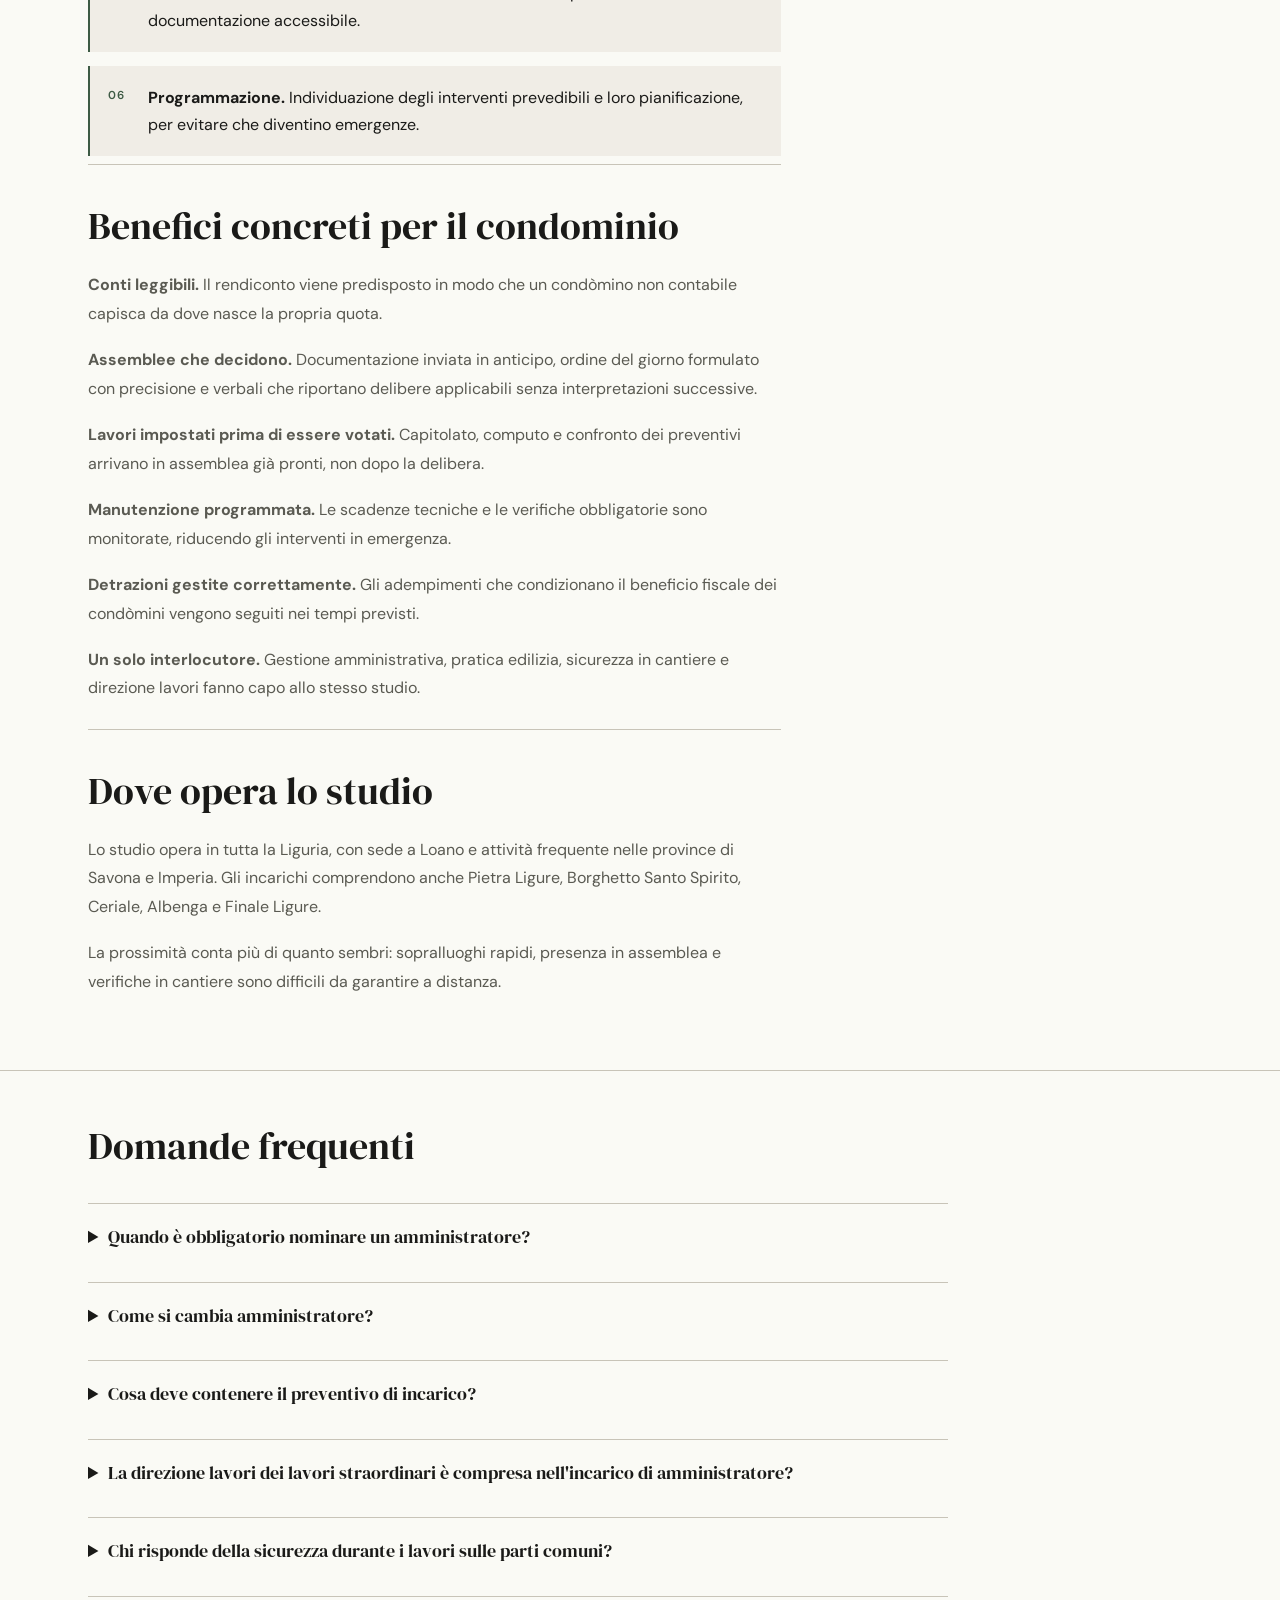
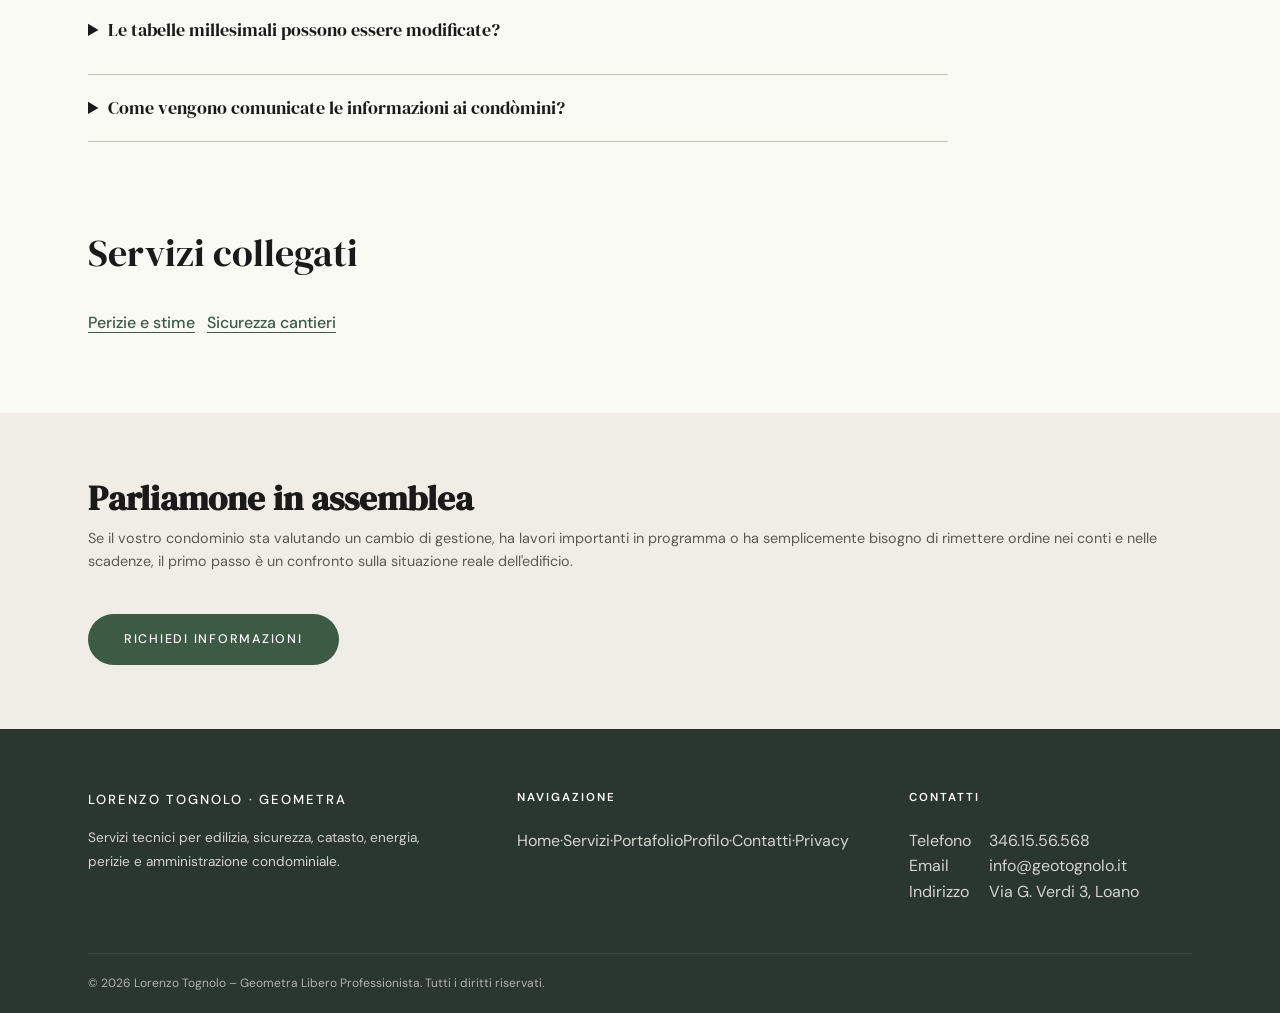
<file: servizi/amministrazione-condominiale.html>
<!DOCTYPE html>
<html lang="it">
<head>
<meta charset="UTF-8">
<meta name="viewport" content="width=device-width, initial-scale=1.0">
<title>Amministratore di condominio a Loano (SV) | Geom. Tognolo</title>
<meta name="description" content="Amministrazione condominiale a Loano e in provincia di Savona: gestione ordinaria, assemblee, rendiconti, lavori straordinari e tabelle millesimali.">
<link rel="canonical" href="https://www.geotognolo.it/servizi/amministrazione-condominiale.html">
<script type="application/ld+json">{"@context":"https://schema.org","@graph":[{"@type":"Service","@id":"https://www.geotognolo.it/servizi/amministrazione-condominiale.html#service","name":"Amministrazione condominiale","serviceType":"Amministrazione condominiale","description":"Amministrazione condominiale a Loano e in provincia di Savona: gestione ordinaria, assemblee, rendiconti, lavori straordinari e tabelle millesimali.","url":"https://www.geotognolo.it/servizi/amministrazione-condominiale.html","provider":{"@id":"https://www.geotognolo.it/#business"},"areaServed":[{"@type":"AdministrativeArea","name":"Liguria"},{"@type":"AdministrativeArea","name":"Provincia di Savona"},{"@type":"AdministrativeArea","name":"Provincia di Imperia"}]},{"@type":"WebPage","@id":"https://www.geotognolo.it/servizi/amministrazione-condominiale.html#webpage","url":"https://www.geotognolo.it/servizi/amministrazione-condominiale.html","name":"Amministratore di condominio a Loano (SV) | Geom. Tognolo","isPartOf":{"@id":"https://www.geotognolo.it/#website"},"about":{"@id":"https://www.geotognolo.it/servizi/amministrazione-condominiale.html#service"},"inLanguage":"it-IT"},{"@type":"BreadcrumbList","@id":"https://www.geotognolo.it/servizi/amministrazione-condominiale.html#breadcrumb","itemListElement":[{"@type":"ListItem","position":1,"name":"Home","item":"https://www.geotognolo.it/"},{"@type":"ListItem","position":2,"name":"Servizi","item":"https://www.geotognolo.it/servizi.html"},{"@type":"ListItem","position":3,"name":"Amministrazione condominiale","item":"https://www.geotognolo.it/servizi/amministrazione-condominiale.html"}]},{"@type":"FAQPage","@id":"https://www.geotognolo.it/servizi/amministrazione-condominiale.html#faq","mainEntity":[{"@type":"Question","name":"Quando è obbligatorio nominare un amministratore?","acceptedAnswer":{"@type":"Answer","text":"La nomina è obbligatoria quando i condòmini sono più di otto. Al di sotto di tale soglia l'assemblea può comunque deliberare la nomina, ed è una scelta frequente quando l'edificio ha impianti comuni o interventi in programma."}},{"@type":"Question","name":"Come si cambia amministratore?","acceptedAnswer":{"@type":"Answer","text":"Con delibera dell'assemblea. Il precedente amministratore è tenuto a consegnare tutta la documentazione del condominio; il subentro comprende la verifica dei saldi e delle posizioni aperte."}},{"@type":"Question","name":"Cosa deve contenere il preventivo di incarico?","acceptedAnswer":{"@type":"Answer","text":"La normativa richiede che l'amministratore indichi analiticamente l'importo dovuto per la propria attività e specifichi quali prestazioni sono comprese. Le condizioni vengono presentate per iscritto prima della delibera di nomina."}},{"@type":"Question","name":"La direzione lavori dei lavori straordinari è compresa nell'incarico di amministratore?","acceptedAnswer":{"@type":"Answer","text":"No. Sono incarichi distinti, con compensi distinti, e l'assemblea delibera separatamente. Il vantaggio di affidarli allo stesso studio è la continuità, non l'assenza di una decisione autonoma dei condòmini."}},{"@type":"Question","name":"Chi risponde della sicurezza durante i lavori sulle parti comuni?","acceptedAnswer":{"@type":"Answer","text":"Il committente è il condominio, rappresentato dall'amministratore. Quando nel cantiere operano più imprese, il condominio deve nominare il coordinatore per la sicurezza."}},{"@type":"Question","name":"Le tabelle millesimali possono essere modificate?","acceptedAnswer":{"@type":"Answer","text":"Sì, nei casi previsti dalla legge: errori nella redazione originaria o mutate condizioni dell'edificio che alterino in modo rilevante il rapporto tra i valori delle unità. Fuori da queste ipotesi occorre l'accordo di tutti i condòmini."}},{"@type":"Question","name":"Come vengono comunicate le informazioni ai condòmini?","acceptedAnswer":{"@type":"Answer","text":"Attraverso convocazioni, verbali e rendiconti, con documentazione consultabile su richiesta secondo quanto previsto dalla normativa e dal regolamento condominiale."}}]}]}</script>
<link rel="preconnect" href="https://fonts.googleapis.com">
<link rel="preconnect" href="https://fonts.gstatic.com" crossorigin>
<link rel="preload" href="https://fonts.googleapis.com/css2?family=DM+Serif+Display:ital@0;1&family=DM+Sans:ital,opsz,wght@0,9..40,300..700;1,9..40,300..700&display=swap" as="style" onload="this.onload=null;this.rel='stylesheet'">
<noscript><link href="https://fonts.googleapis.com/css2?family=DM+Serif+Display:ital@0;1&family=DM+Sans:ital,opsz,wght@0,9..40,300..700;1,9..40,300..700&display=swap" rel="stylesheet"></noscript>
<link rel="stylesheet" href="../style.css">
</head>
<body>
<header class="site-header" id="header"><div class="header-inner">
  <a href="../index.html" class="site-logo">Lorenzo Tognolo · Geometra</a>
  <nav class="nav-desktop">
    <a href="../index.html">Home</a><a href="../servizi.html" class="active">Servizi</a><a href="../portafolio.html">Portafolio</a><a href="../profilo.html">Profilo</a><a href="../contatti.html">Contatti</a><a href="../privacy.html">Privacy</a>
  </nav>
  <button class="nav-toggle" id="navToggle" aria-label="Menu"><span></span><span></span><span></span></button>
</div></header>
<nav class="nav-mobile" id="navMobile">
  <a href="../index.html">Home</a><a href="../servizi.html">Servizi</a><a href="../portafolio.html">Portafolio</a><a href="../profilo.html">Profilo</a><a href="../contatti.html">Contatti</a><a href="../privacy.html">Privacy</a>
</nav>
<main id="main-content">
<section class="page-hero"><div class="container">
  <nav class="breadcrumb" aria-label="Breadcrumb"><a href="../index.html">Home</a><span class="breadcrumb-sep">/</span><a href="../servizi.html">Servizi</a><span class="breadcrumb-sep">/</span><span>Amministrazione condominiale</span></nav>
  <p class="page-hero-label">Condomini e gestione tecnica</p>
  <h1 class="page-hero-title page-hero-title-lg">Amministrazione condominiale</h1>
  <p class="page-hero-desc">Buona parte dei problemi condominiali non nasce dai rapporti tra i condòmini, ma da una gestione poco trasparente e da lavori impostati male. Un rendiconto illeggibile, una delibera scritta in modo ambiguo o un appalto affidato senza un capitolato producono conseguenze che durano anni.</p>
</div></section>
<section class="service-landing"><div class="container"><div class="service-landing-grid">
  <article class="service-landing-main service-longform">
    <p class="service-lead">Lo studio del <strong>Geom. Lorenzo Tognolo</strong> amministra condomini a Loano e in provincia di Savona unendo la gestione amministrativa alla competenza tecnica sull'edificio: due aspetti che nella pratica condominiale sono inseparabili, perché le decisioni più impegnative riguardano quasi sempre facciate, coperture, impianti e strutture.</p>
    <section class="service-copy-section"><h2>Un amministratore che conosce l'edificio</h2>
<p>Nella maggior parte dei condomini le spese più rilevanti sono i lavori straordinari. Quando l'amministratore è anche un tecnico, alcune cose cambiano concretamente:</p>
<ul class="service-list service-list-detailed"><li>lo stato dell'edificio viene osservato prima che il problema diventi urgente;</li><li>i preventivi delle imprese sono confrontabili, perché redatti su un capitolato comune;</li><li>l'assemblea riceve informazioni tecniche comprensibili prima di deliberare;</li><li>l'avanzamento dei lavori e la contabilità di cantiere sono verificati direttamente;</li><li>pratica edilizia, coordinamento della sicurezza e rapporti con le imprese restano coordinati.</li></ul>
<p>Sono attività che un amministratore non tecnico deve necessariamente affidare all'esterno, con costi e tempi aggiuntivi per il condominio.</p>
</section>
<section class="service-copy-section"><h2>Cosa comprende il servizio</h2>
<h3>Gestione ordinaria</h3>
<ul class="service-list service-list-detailed"><li>Convocazione, conduzione e verbalizzazione delle assemblee</li><li>Redazione del rendiconto consuntivo e del preventivo di gestione</li><li>Riparto delle spese secondo le tabelle millesimali e i criteri di legge</li><li>Gestione del conto corrente intestato al condominio</li><li>Riscossione delle quote e gestione delle morosità</li><li>Tenuta dei registri obbligatori: anagrafe condominiale, verbali, nomina e revoca, contabilità</li><li>Rapporti con fornitori, imprese di manutenzione e utenze</li><li>Rapporti con la Pubblica Amministrazione e con gli enti gestori</li></ul>
<h3>Adempimenti fiscali</h3>
<ul class="service-list service-list-detailed"><li>Ritenute sui corrispettivi per contratti di appalto e relativi versamenti</li><li>Certificazioni ai percipienti e dichiarazioni annuali del condominio</li><li>Comunicazioni per le detrazioni fiscali sugli interventi eseguiti sulle parti comuni</li><li>Ripartizione delle spese detraibili tra i condòmini</li></ul>
<h3>Manutenzione e sicurezza dell'edificio</h3>
<ul class="service-list service-list-detailed"><li>Programmazione delle verifiche periodiche su impianti, ascensori e presidi antincendio</li><li>Gestione dei contratti di manutenzione</li><li>Gestione dei sinistri e rapporti con le compagnie assicurative</li><li>Verifica della copertura assicurativa del fabbricato</li></ul>
<h3>Lavori straordinari</h3>
<ul class="service-list service-list-detailed"><li>Sopralluogo tecnico e valutazione preliminare dell'intervento</li><li>Redazione del capitolato e del computo metrico estimativo</li><li>Raccolta e confronto dei preventivi su base omogenea</li><li>Presentazione del progetto in assemblea e supporto alla delibera</li><li>Pratiche edilizie e nomina del coordinatore per la sicurezza</li><li>Direzione lavori e contabilità di cantiere</li><li>Rendicontazione finale ai condòmini</li></ul>
<h3>Tabelle millesimali</h3>
<ul class="service-list service-list-detailed"><li>Verifica delle tabelle esistenti e della loro coerenza con lo stato dei luoghi</li><li>Redazione e revisione delle tabelle millesimali</li><li>Aggiornamento a seguito di modifiche delle unità immobiliari</li></ul>
</section>
<section class="service-copy-section"><h2>Come si svolge il passaggio di gestione</h2>
<ol class="service-process-list"><li><strong>Analisi preliminare.</strong> Esame della situazione contabile, dei contratti in essere, delle delibere pendenti e dello stato dell'edificio.</li><li><strong>Proposta all'assemblea.</strong> Presentazione dell'incarico con indicazione delle attività comprese, come previsto dalla normativa sulla nomina dell'amministratore.</li><li><strong>Subentro.</strong> Acquisizione della documentazione dal precedente amministratore, verifica dei saldi, dei registri e delle posizioni aperte.</li><li><strong>Messa in ordine.</strong> Aggiornamento dell'anagrafe condominiale, ricognizione delle scadenze tecniche e assicurative, riordino della contabilità.</li><li><strong>Gestione corrente.</strong> Attività ordinaria con comunicazioni periodiche ai condòmini e documentazione accessibile.</li><li><strong>Programmazione.</strong> Individuazione degli interventi prevedibili e loro pianificazione, per evitare che diventino emergenze.</li></ol>
</section>
<section class="service-copy-section"><h2>Benefici concreti per il condominio</h2>
<p><strong>Conti leggibili.</strong> Il rendiconto viene predisposto in modo che un condòmino non contabile capisca da dove nasce la propria quota.</p>
<p><strong>Assemblee che decidono.</strong> Documentazione inviata in anticipo, ordine del giorno formulato con precisione e verbali che riportano delibere applicabili senza interpretazioni successive.</p>
<p><strong>Lavori impostati prima di essere votati.</strong> Capitolato, computo e confronto dei preventivi arrivano in assemblea già pronti, non dopo la delibera.</p>
<p><strong>Manutenzione programmata.</strong> Le scadenze tecniche e le verifiche obbligatorie sono monitorate, riducendo gli interventi in emergenza.</p>
<p><strong>Detrazioni gestite correttamente.</strong> Gli adempimenti che condizionano il beneficio fiscale dei condòmini vengono seguiti nei tempi previsti.</p>
<p><strong>Un solo interlocutore.</strong> Gestione amministrativa, pratica edilizia, sicurezza in cantiere e direzione lavori fanno capo allo stesso studio.</p>
</section>
<section class="service-copy-section"><h2>Dove opera lo studio</h2>
<p>Lo studio opera in tutta la Liguria, con sede a Loano e attività frequente nelle province di Savona e Imperia. Gli incarichi comprendono anche Pietra Ligure, Borghetto Santo Spirito, Ceriale, Albenga e Finale Ligure.</p>
<p>La prossimità conta più di quanto sembri: sopralluoghi rapidi, presenza in assemblea e verifiche in cantiere sono difficili da garantire a distanza.</p>
</section>
  </article>
  <aside class="service-landing-aside">
    <p class="service-aside-label">Studio tecnico · Loano</p>
    <h2>Parliamo del tuo caso</h2>
    <p>Raccontaci l’immobile, il lavoro o il problema da affrontare. Ti risponderemo con le prime indicazioni utili sui passaggi da verificare.</p> 
    <a href="../contatti.html" class="btn-cta">Richiedi informazioni</a>
  </aside>
</div></div></section>
<section class="service-faq-section"><div class="container">
  <h2 class="service-faq-title">Domande frequenti</h2>
  <div class="service-faq-list"><details><summary>Quando è obbligatorio nominare un amministratore?</summary><p>La nomina è obbligatoria quando i condòmini sono più di otto. Al di sotto di tale soglia l'assemblea può comunque deliberare la nomina, ed è una scelta frequente quando l'edificio ha impianti comuni o interventi in programma.</p></details>
<details><summary>Come si cambia amministratore?</summary><p>Con delibera dell'assemblea. Il precedente amministratore è tenuto a consegnare tutta la documentazione del condominio; il subentro comprende la verifica dei saldi e delle posizioni aperte.</p></details>
<details><summary>Cosa deve contenere il preventivo di incarico?</summary><p>La normativa richiede che l'amministratore indichi analiticamente l'importo dovuto per la propria attività e specifichi quali prestazioni sono comprese. Le condizioni vengono presentate per iscritto prima della delibera di nomina.</p></details>
<details><summary>La direzione lavori dei lavori straordinari è compresa nell'incarico di amministratore?</summary><p>No. Sono incarichi distinti, con compensi distinti, e l'assemblea delibera separatamente. Il vantaggio di affidarli allo stesso studio è la continuità, non l'assenza di una decisione autonoma dei condòmini.</p></details>
<details><summary>Chi risponde della sicurezza durante i lavori sulle parti comuni?</summary><p>Il committente è il condominio, rappresentato dall'amministratore. Quando nel cantiere operano più imprese, il condominio deve nominare il coordinatore per la sicurezza.</p></details>
<details><summary>Le tabelle millesimali possono essere modificate?</summary><p>Sì, nei casi previsti dalla legge: errori nella redazione originaria o mutate condizioni dell'edificio che alterino in modo rilevante il rapporto tra i valori delle unità. Fuori da queste ipotesi occorre l'accordo di tutti i condòmini.</p></details>
<details><summary>Come vengono comunicate le informazioni ai condòmini?</summary><p>Attraverso convocazioni, verbali e rendiconti, con documentazione consultabile su richiesta secondo quanto previsto dalla normativa e dal regolamento condominiale.</p></details></div>
</div></section>
<section class="service-related"><div class="container">
  <h2 class="service-related-title">Servizi collegati</h2>
  <div class="service-related-links"><a href="perizie-stime-immobiliari.html">Perizie e stime</a><a href="sicurezza-cantieri-csp-cse.html">Sicurezza cantieri</a></div>
</div></section>
<section class="cta-band"><div class="container"><div class="cta-band-inner">
  <div><h2 class="cta-band-title">Parliamone in assemblea</h2><p class="cta-band-subtitle">Se il vostro condominio sta valutando un cambio di gestione, ha lavori importanti in programma o ha semplicemente bisogno di rimettere ordine nei conti e nelle scadenze, il primo passo è un confronto sulla situazione reale dell'edificio.</p></div>
  <a href="../contatti.html" class="btn-cta">Richiedi informazioni</a>
</div></div></section>
</main>
<footer class="site-footer"><div class="container">
  <div class="footer-grid">
    <div class="footer-col-brand"><p class="footer-brand">Lorenzo Tognolo · Geometra</p><p class="footer-desc">Servizi tecnici per edilizia, sicurezza, catasto, energia, perizie e amministrazione condominiale.</p></div>
    <div class="footer-col-nav"><div class="footer-nav-block"><p class="footer-heading">Navigazione</p><nav class="footer-nav-inline"><span class="footer-nav-row"><a href="../index.html">Home</a><span class="footer-sep">·</span><a href="../servizi.html">Servizi</a><span class="footer-sep">·</span><a href="../portafolio.html">Portafolio</a></span><span class="footer-nav-row"><a href="../profilo.html">Profilo</a><span class="footer-sep">·</span><a href="../contatti.html">Contatti</a><span class="footer-sep">·</span><a href="../privacy.html">Privacy</a></span></nav></div></div>
    <div class="footer-col-contacts"><p class="footer-heading">Contatti</p><div class="footer-contacts-top-row"><p class="footer-contact-inline"><span class="footer-contact-label">Telefono</span><span class="footer-contact-value">346.15.56.568</span></p><p class="footer-contact-inline"><span class="footer-contact-label">Email</span><span class="footer-contact-value">info@geotognolo.it</span></p></div><p class="footer-contact-inline footer-contact-address"><span class="footer-contact-label">Indirizzo</span><span class="footer-contact-value">Via G. Verdi 3, Loano</span></p></div>
  </div>
  <div class="footer-bottom"><p>&copy; 2026 Lorenzo Tognolo – Geometra Libero Professionista. Tutti i diritti riservati.</p></div>
</div></footer>
<script src="../script.js"></script>
</body>
</html>
</file>
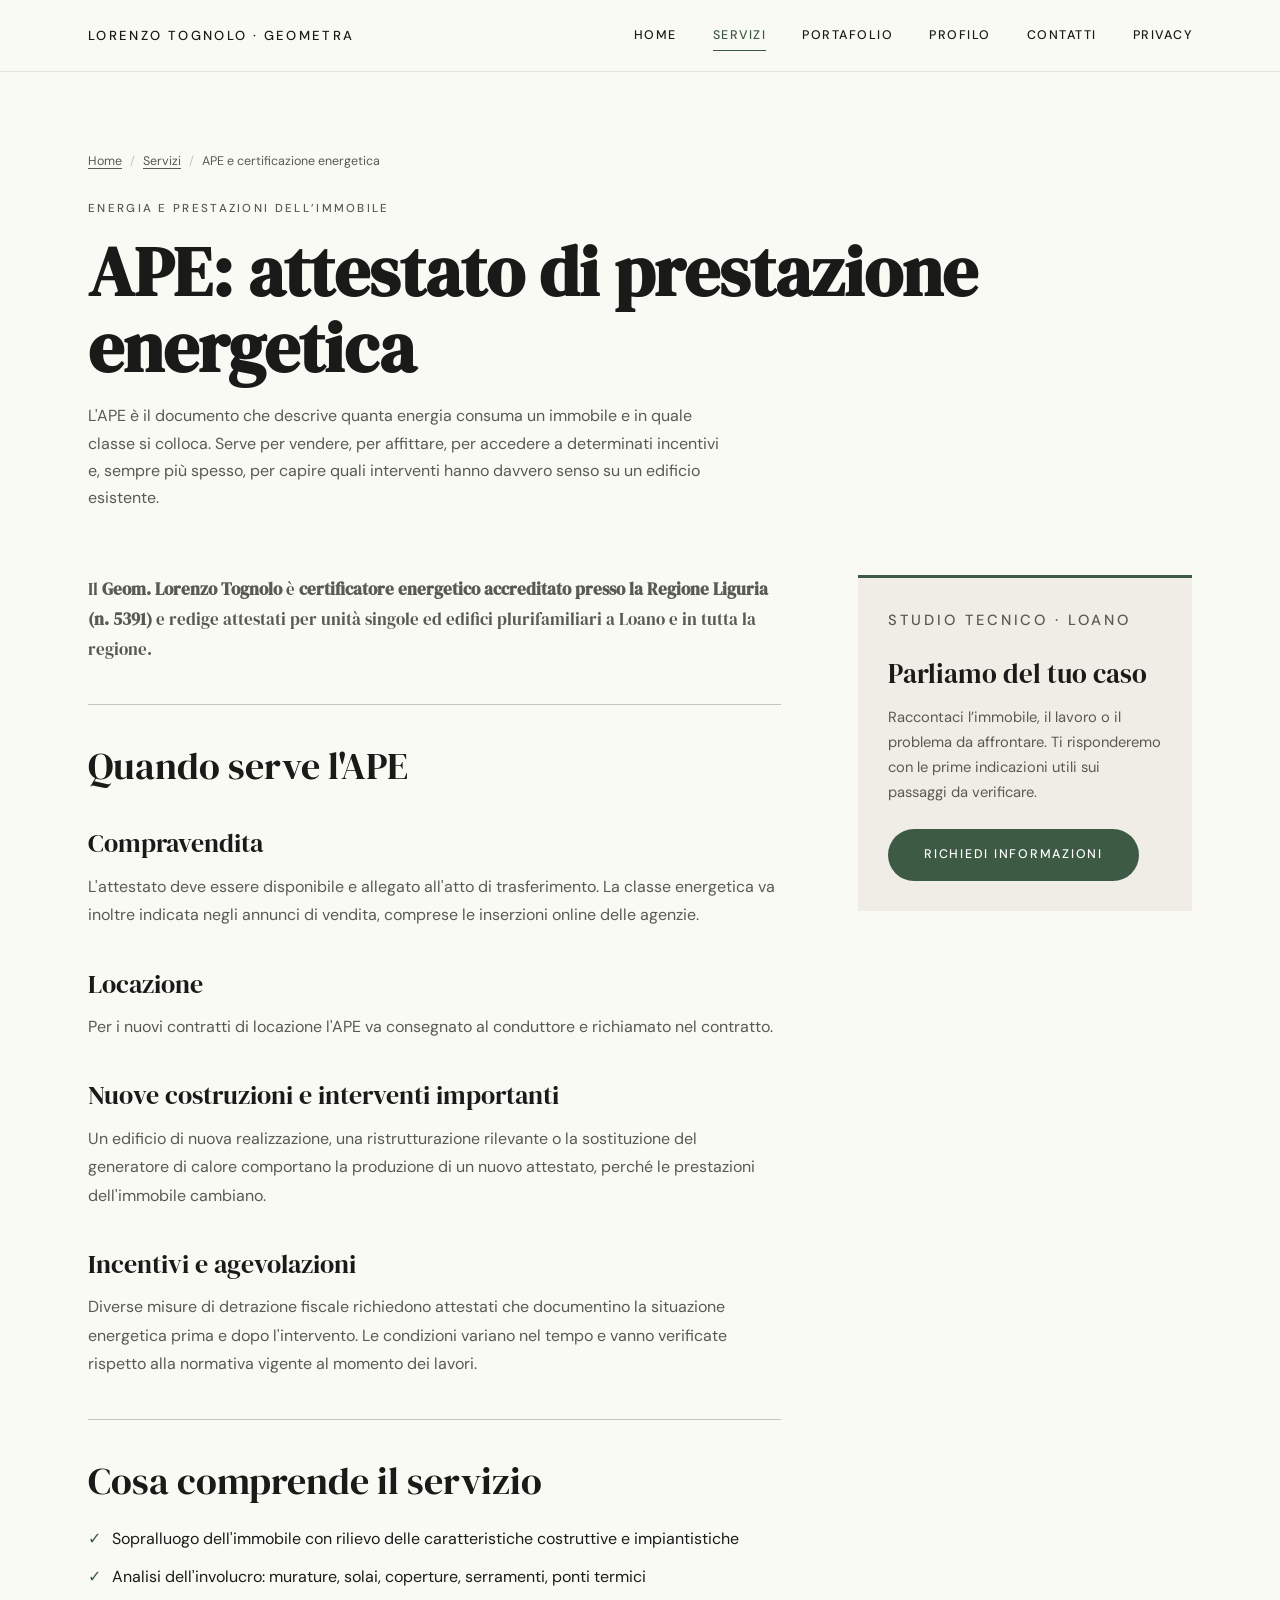
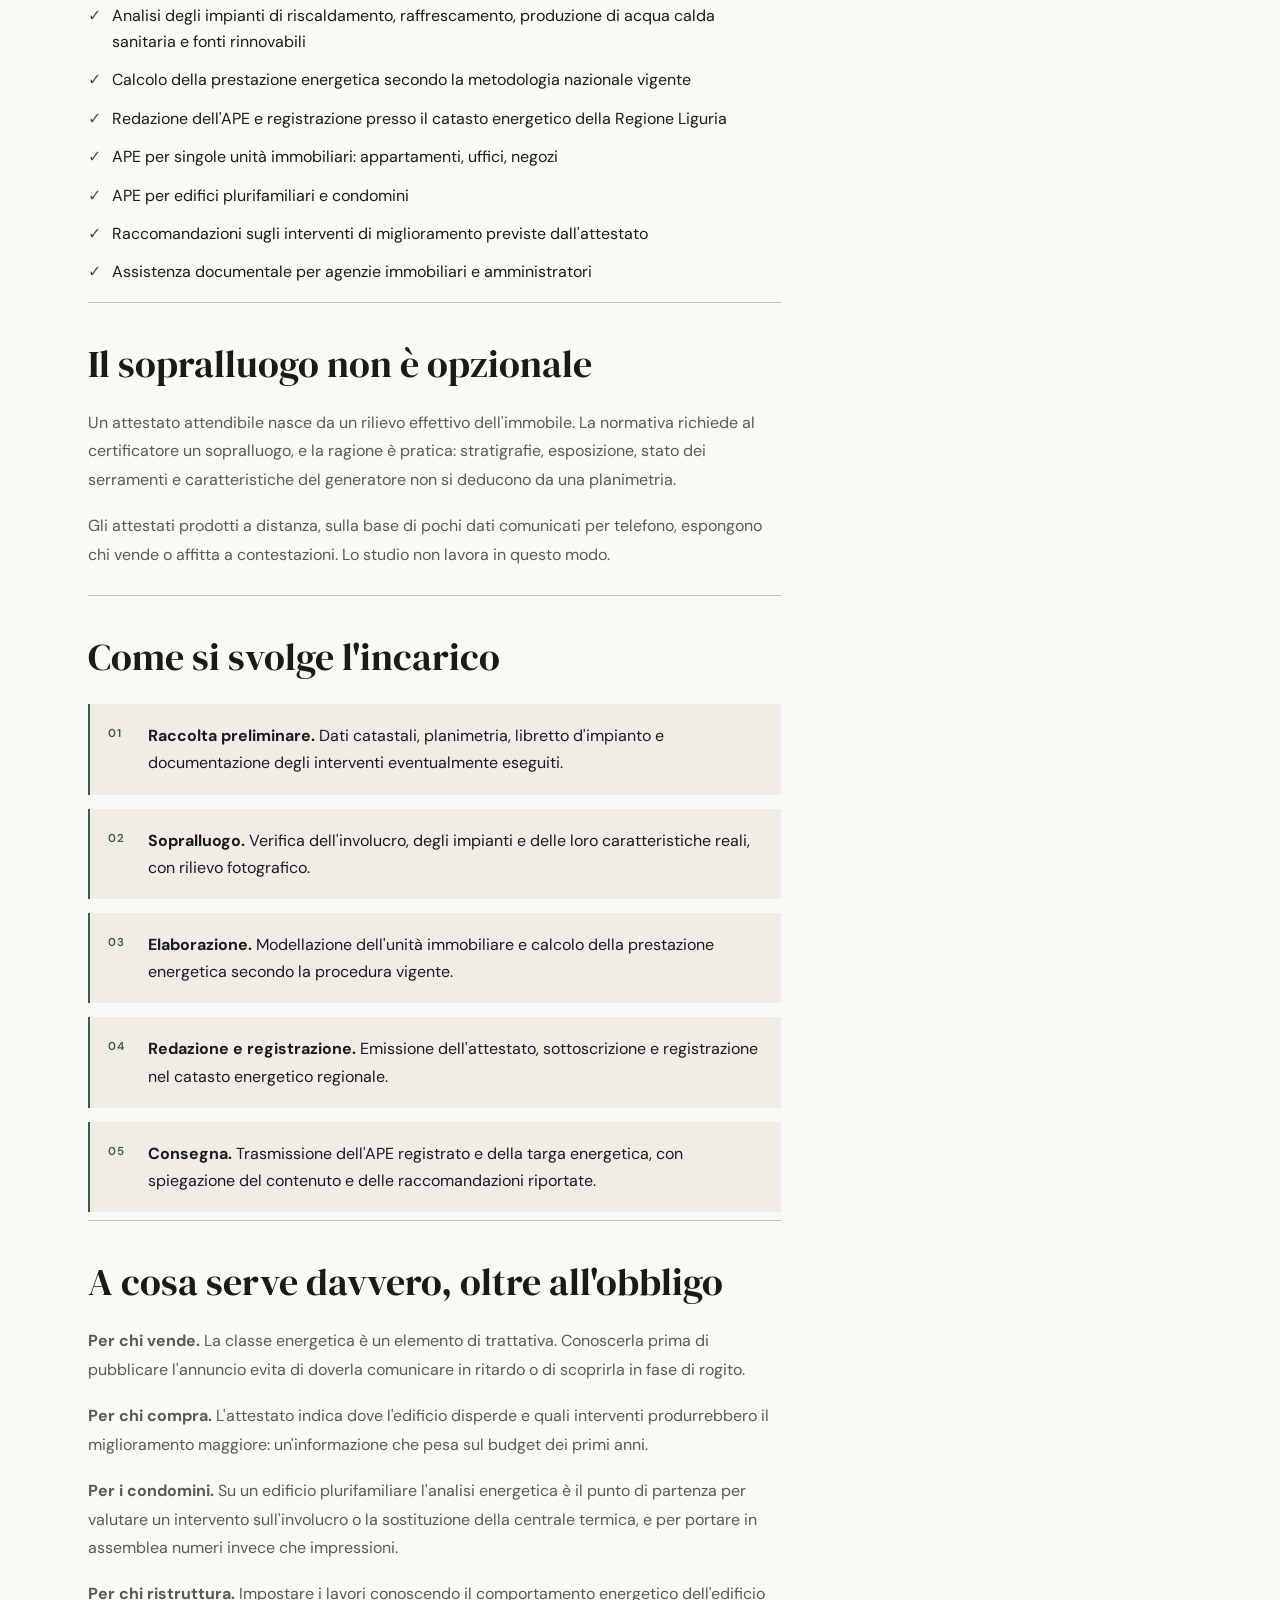
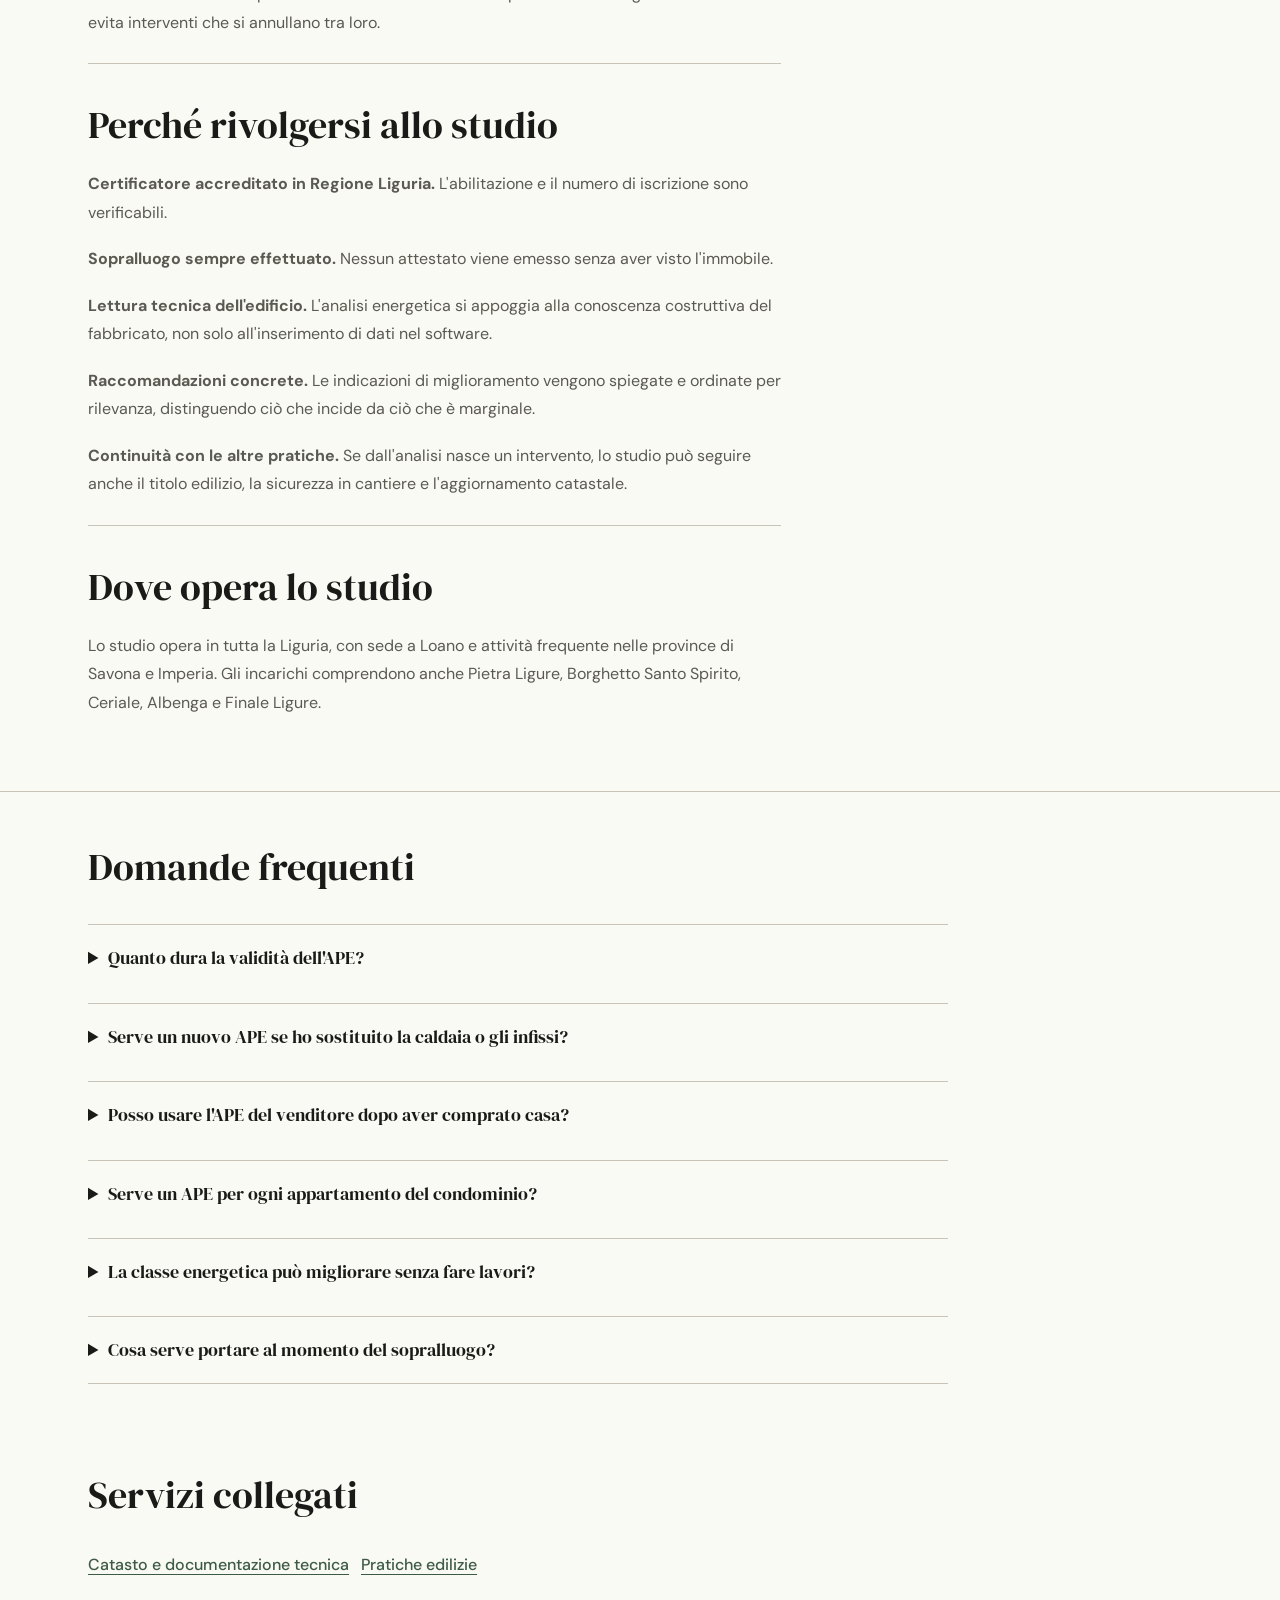
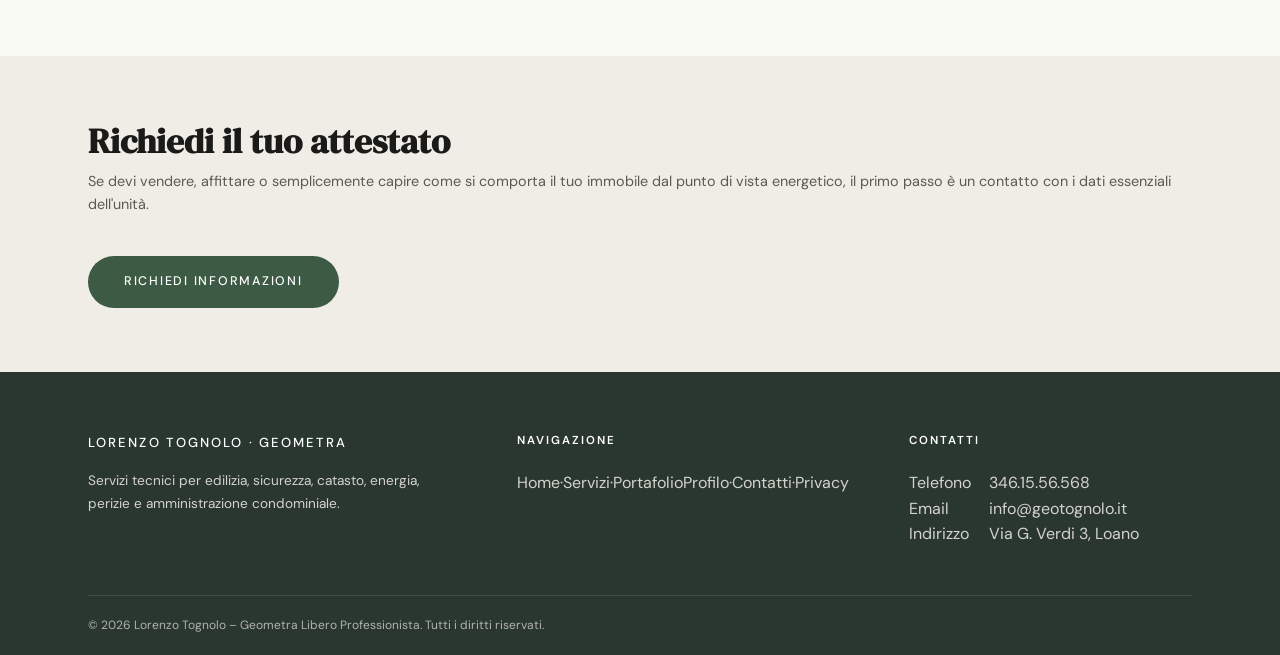
<file: servizi/ape-certificazione-energetica.html>
<!DOCTYPE html>
<html lang="it">
<head>
<meta charset="UTF-8">
<meta name="viewport" content="width=device-width, initial-scale=1.0">
<title>APE e certificazione energetica a Loano | Geom. Tognolo</title>
<meta name="description" content="Attestato di prestazione energetica per vendita, affitto e ristrutturazioni. Certificatore energetico accreditato Regione Liguria, sopralluogo incluso.">
<link rel="canonical" href="https://www.geotognolo.it/servizi/ape-certificazione-energetica.html">
<script type="application/ld+json">{"@context":"https://schema.org","@graph":[{"@type":"Service","@id":"https://www.geotognolo.it/servizi/ape-certificazione-energetica.html#service","name":"APE e certificazione energetica","serviceType":"APE e certificazione energetica","description":"Attestato di prestazione energetica per vendita, affitto e ristrutturazioni. Certificatore energetico accreditato Regione Liguria, sopralluogo incluso.","url":"https://www.geotognolo.it/servizi/ape-certificazione-energetica.html","provider":{"@id":"https://www.geotognolo.it/#business"},"areaServed":[{"@type":"AdministrativeArea","name":"Liguria"},{"@type":"AdministrativeArea","name":"Provincia di Savona"},{"@type":"AdministrativeArea","name":"Provincia di Imperia"}]},{"@type":"WebPage","@id":"https://www.geotognolo.it/servizi/ape-certificazione-energetica.html#webpage","url":"https://www.geotognolo.it/servizi/ape-certificazione-energetica.html","name":"APE e certificazione energetica a Loano | Geom. Tognolo","isPartOf":{"@id":"https://www.geotognolo.it/#website"},"about":{"@id":"https://www.geotognolo.it/servizi/ape-certificazione-energetica.html#service"},"inLanguage":"it-IT"},{"@type":"BreadcrumbList","@id":"https://www.geotognolo.it/servizi/ape-certificazione-energetica.html#breadcrumb","itemListElement":[{"@type":"ListItem","position":1,"name":"Home","item":"https://www.geotognolo.it/"},{"@type":"ListItem","position":2,"name":"Servizi","item":"https://www.geotognolo.it/servizi.html"},{"@type":"ListItem","position":3,"name":"APE e certificazione energetica","item":"https://www.geotognolo.it/servizi/ape-certificazione-energetica.html"}]},{"@type":"FAQPage","@id":"https://www.geotognolo.it/servizi/ape-certificazione-energetica.html#faq","mainEntity":[{"@type":"Question","name":"Quanto dura la validità dell'APE?","acceptedAnswer":{"@type":"Answer","text":"L'attestato ha validità decennale, a condizione che siano rispettati gli obblighi di manutenzione e controllo degli impianti e che non intervengano modifiche tali da cambiare la prestazione energetica dell'immobile."}},{"@type":"Question","name":"Serve un nuovo APE se ho sostituito la caldaia o gli infissi?","acceptedAnswer":{"@type":"Answer","text":"Sì. Gli interventi che modificano la prestazione energetica rendono l'attestato precedente non più rappresentativo."}},{"@type":"Question","name":"Posso usare l'APE del venditore dopo aver comprato casa?","acceptedAnswer":{"@type":"Answer","text":"Se l'attestato è ancora valido e l'immobile non ha subito modifiche rilevanti, resta utilizzabile. Va comunque verificato caso per caso."}},{"@type":"Question","name":"Serve un APE per ogni appartamento del condominio?","acceptedAnswer":{"@type":"Answer","text":"Per vendita o locazione l'attestato riguarda la singola unità immobiliare. Esistono casi in cui viene redatto un attestato riferito all'intero edificio, tipicamente per interventi sulle parti comuni o per impianti centralizzati."}},{"@type":"Question","name":"La classe energetica può migliorare senza fare lavori?","acceptedAnswer":{"@type":"Answer","text":"No. La classe deriva dalle caratteristiche reali dell'edificio e dei suoi impianti. Un attestato che indichi una classe non corrispondente espone il proprietario a responsabilità."}},{"@type":"Question","name":"Cosa serve portare al momento del sopralluogo?","acceptedAnswer":{"@type":"Answer","text":"Planimetria dell'immobile, visura catastale, libretto d'impianto della caldaia e documentazione di eventuali interventi già eseguiti. Se manca qualcosa, si recupera insieme."}}]}]}</script>
<link rel="preconnect" href="https://fonts.googleapis.com">
<link rel="preconnect" href="https://fonts.gstatic.com" crossorigin>
<link rel="preload" href="https://fonts.googleapis.com/css2?family=DM+Serif+Display:ital@0;1&family=DM+Sans:ital,opsz,wght@0,9..40,300..700;1,9..40,300..700&display=swap" as="style" onload="this.onload=null;this.rel='stylesheet'">
<noscript><link href="https://fonts.googleapis.com/css2?family=DM+Serif+Display:ital@0;1&family=DM+Sans:ital,opsz,wght@0,9..40,300..700;1,9..40,300..700&display=swap" rel="stylesheet"></noscript>
<link rel="stylesheet" href="../style.css">
</head>
<body>
<header class="site-header" id="header"><div class="header-inner">
  <a href="../index.html" class="site-logo">Lorenzo Tognolo · Geometra</a>
  <nav class="nav-desktop">
    <a href="../index.html">Home</a><a href="../servizi.html" class="active">Servizi</a><a href="../portafolio.html">Portafolio</a><a href="../profilo.html">Profilo</a><a href="../contatti.html">Contatti</a><a href="../privacy.html">Privacy</a>
  </nav>
  <button class="nav-toggle" id="navToggle" aria-label="Menu"><span></span><span></span><span></span></button>
</div></header>
<nav class="nav-mobile" id="navMobile">
  <a href="../index.html">Home</a><a href="../servizi.html">Servizi</a><a href="../portafolio.html">Portafolio</a><a href="../profilo.html">Profilo</a><a href="../contatti.html">Contatti</a><a href="../privacy.html">Privacy</a>
</nav>
<main id="main-content">
<section class="page-hero"><div class="container">
  <nav class="breadcrumb" aria-label="Breadcrumb"><a href="../index.html">Home</a><span class="breadcrumb-sep">/</span><a href="../servizi.html">Servizi</a><span class="breadcrumb-sep">/</span><span>APE e certificazione energetica</span></nav>
  <p class="page-hero-label">Energia e prestazioni dell’immobile</p>
  <h1 class="page-hero-title page-hero-title-lg">APE: attestato di prestazione energetica</h1>
  <p class="page-hero-desc">L'APE è il documento che descrive quanta energia consuma un immobile e in quale classe si colloca. Serve per vendere, per affittare, per accedere a determinati incentivi e, sempre più spesso, per capire quali interventi hanno davvero senso su un edificio esistente.</p>
</div></section>
<section class="service-landing"><div class="container"><div class="service-landing-grid">
  <article class="service-landing-main service-longform">
    <p class="service-lead">Il <strong>Geom. Lorenzo Tognolo</strong> è <strong>certificatore energetico accreditato presso la Regione Liguria (n. 5391)</strong> e redige attestati per unità singole ed edifici plurifamiliari a Loano e in tutta la regione.</p>
    <section class="service-copy-section"><h2>Quando serve l'APE</h2>
<h3>Compravendita</h3>
<p>L'attestato deve essere disponibile e allegato all'atto di trasferimento. La classe energetica va inoltre indicata negli annunci di vendita, comprese le inserzioni online delle agenzie.</p>
<h3>Locazione</h3>
<p>Per i nuovi contratti di locazione l'APE va consegnato al conduttore e richiamato nel contratto.</p>
<h3>Nuove costruzioni e interventi importanti</h3>
<p>Un edificio di nuova realizzazione, una ristrutturazione rilevante o la sostituzione del generatore di calore comportano la produzione di un nuovo attestato, perché le prestazioni dell'immobile cambiano.</p>
<h3>Incentivi e agevolazioni</h3>
<p>Diverse misure di detrazione fiscale richiedono attestati che documentino la situazione energetica prima e dopo l'intervento. Le condizioni variano nel tempo e vanno verificate rispetto alla normativa vigente al momento dei lavori.</p>
</section>
<section class="service-copy-section"><h2>Cosa comprende il servizio</h2>
<ul class="service-list service-list-detailed"><li>Sopralluogo dell'immobile con rilievo delle caratteristiche costruttive e impiantistiche</li><li>Analisi dell'involucro: murature, solai, coperture, serramenti, ponti termici</li><li>Analisi degli impianti di riscaldamento, raffrescamento, produzione di acqua calda sanitaria e fonti rinnovabili</li><li>Calcolo della prestazione energetica secondo la metodologia nazionale vigente</li><li>Redazione dell'APE e registrazione presso il catasto energetico della Regione Liguria</li><li>APE per singole unità immobiliari: appartamenti, uffici, negozi</li><li>APE per edifici plurifamiliari e condomini</li><li>Raccomandazioni sugli interventi di miglioramento previste dall'attestato</li><li>Assistenza documentale per agenzie immobiliari e amministratori</li></ul>
</section>
<section class="service-copy-section"><h2>Il sopralluogo non è opzionale</h2>
<p>Un attestato attendibile nasce da un rilievo effettivo dell'immobile. La normativa richiede al certificatore un sopralluogo, e la ragione è pratica: stratigrafie, esposizione, stato dei serramenti e caratteristiche del generatore non si deducono da una planimetria.</p>
<p>Gli attestati prodotti a distanza, sulla base di pochi dati comunicati per telefono, espongono chi vende o affitta a contestazioni. Lo studio non lavora in questo modo.</p>
</section>
<section class="service-copy-section"><h2>Come si svolge l'incarico</h2>
<ol class="service-process-list"><li><strong>Raccolta preliminare.</strong> Dati catastali, planimetria, libretto d'impianto e documentazione degli interventi eventualmente eseguiti.</li><li><strong>Sopralluogo.</strong> Verifica dell'involucro, degli impianti e delle loro caratteristiche reali, con rilievo fotografico.</li><li><strong>Elaborazione.</strong> Modellazione dell'unità immobiliare e calcolo della prestazione energetica secondo la procedura vigente.</li><li><strong>Redazione e registrazione.</strong> Emissione dell'attestato, sottoscrizione e registrazione nel catasto energetico regionale.</li><li><strong>Consegna.</strong> Trasmissione dell'APE registrato e della targa energetica, con spiegazione del contenuto e delle raccomandazioni riportate.</li></ol>
</section>
<section class="service-copy-section"><h2>A cosa serve davvero, oltre all'obbligo</h2>
<p><strong>Per chi vende.</strong> La classe energetica è un elemento di trattativa. Conoscerla prima di pubblicare l'annuncio evita di doverla comunicare in ritardo o di scoprirla in fase di rogito.</p>
<p><strong>Per chi compra.</strong> L'attestato indica dove l'edificio disperde e quali interventi produrrebbero il miglioramento maggiore: un'informazione che pesa sul budget dei primi anni.</p>
<p><strong>Per i condomini.</strong> Su un edificio plurifamiliare l'analisi energetica è il punto di partenza per valutare un intervento sull'involucro o la sostituzione della centrale termica, e per portare in assemblea numeri invece che impressioni.</p>
<p><strong>Per chi ristruttura.</strong> Impostare i lavori conoscendo il comportamento energetico dell'edificio evita interventi che si annullano tra loro.</p>
</section>
<section class="service-copy-section"><h2>Perché rivolgersi allo studio</h2>
<p><strong>Certificatore accreditato in Regione Liguria.</strong> L'abilitazione e il numero di iscrizione sono verificabili.</p>
<p><strong>Sopralluogo sempre effettuato.</strong> Nessun attestato viene emesso senza aver visto l'immobile.</p>
<p><strong>Lettura tecnica dell'edificio.</strong> L'analisi energetica si appoggia alla conoscenza costruttiva del fabbricato, non solo all'inserimento di dati nel software.</p>
<p><strong>Raccomandazioni concrete.</strong> Le indicazioni di miglioramento vengono spiegate e ordinate per rilevanza, distinguendo ciò che incide da ciò che è marginale.</p>
<p><strong>Continuità con le altre pratiche.</strong> Se dall'analisi nasce un intervento, lo studio può seguire anche il titolo edilizio, la sicurezza in cantiere e l'aggiornamento catastale.</p>
</section>
<section class="service-copy-section"><h2>Dove opera lo studio</h2>
<p>Lo studio opera in tutta la Liguria, con sede a Loano e attività frequente nelle province di Savona e Imperia. Gli incarichi comprendono anche Pietra Ligure, Borghetto Santo Spirito, Ceriale, Albenga e Finale Ligure.</p>
</section>
  </article>
  <aside class="service-landing-aside">
    <p class="service-aside-label">Studio tecnico · Loano</p>
    <h2>Parliamo del tuo caso</h2>
    <p>Raccontaci l’immobile, il lavoro o il problema da affrontare. Ti risponderemo con le prime indicazioni utili sui passaggi da verificare.</p> 
    <a href="../contatti.html" class="btn-cta">Richiedi informazioni</a>
  </aside>
</div></div></section>
<section class="service-faq-section"><div class="container">
  <h2 class="service-faq-title">Domande frequenti</h2>
  <div class="service-faq-list"><details><summary>Quanto dura la validità dell'APE?</summary><p>L'attestato ha validità decennale, a condizione che siano rispettati gli obblighi di manutenzione e controllo degli impianti e che non intervengano modifiche tali da cambiare la prestazione energetica dell'immobile.</p></details>
<details><summary>Serve un nuovo APE se ho sostituito la caldaia o gli infissi?</summary><p>Sì. Gli interventi che modificano la prestazione energetica rendono l'attestato precedente non più rappresentativo.</p></details>
<details><summary>Posso usare l'APE del venditore dopo aver comprato casa?</summary><p>Se l'attestato è ancora valido e l'immobile non ha subito modifiche rilevanti, resta utilizzabile. Va comunque verificato caso per caso.</p></details>
<details><summary>Serve un APE per ogni appartamento del condominio?</summary><p>Per vendita o locazione l'attestato riguarda la singola unità immobiliare. Esistono casi in cui viene redatto un attestato riferito all'intero edificio, tipicamente per interventi sulle parti comuni o per impianti centralizzati.</p></details>
<details><summary>La classe energetica può migliorare senza fare lavori?</summary><p>No. La classe deriva dalle caratteristiche reali dell'edificio e dei suoi impianti. Un attestato che indichi una classe non corrispondente espone il proprietario a responsabilità.</p></details>
<details><summary>Cosa serve portare al momento del sopralluogo?</summary><p>Planimetria dell'immobile, visura catastale, libretto d'impianto della caldaia e documentazione di eventuali interventi già eseguiti. Se manca qualcosa, si recupera insieme.</p></details></div>
</div></section>
<section class="service-related"><div class="container">
  <h2 class="service-related-title">Servizi collegati</h2>
  <div class="service-related-links"><a href="catasto-docfa-rre.html">Catasto e documentazione tecnica</a><a href="pratiche-edilizie-cila-scia.html">Pratiche edilizie</a></div>
</div></section>
<section class="cta-band"><div class="container"><div class="cta-band-inner">
  <div><h2 class="cta-band-title">Richiedi il tuo attestato</h2><p class="cta-band-subtitle">Se devi vendere, affittare o semplicemente capire come si comporta il tuo immobile dal punto di vista energetico, il primo passo è un contatto con i dati essenziali dell'unità.</p></div>
  <a href="../contatti.html" class="btn-cta">Richiedi informazioni</a>
</div></div></section>
</main>
<footer class="site-footer"><div class="container">
  <div class="footer-grid">
    <div class="footer-col-brand"><p class="footer-brand">Lorenzo Tognolo · Geometra</p><p class="footer-desc">Servizi tecnici per edilizia, sicurezza, catasto, energia, perizie e amministrazione condominiale.</p></div>
    <div class="footer-col-nav"><div class="footer-nav-block"><p class="footer-heading">Navigazione</p><nav class="footer-nav-inline"><span class="footer-nav-row"><a href="../index.html">Home</a><span class="footer-sep">·</span><a href="../servizi.html">Servizi</a><span class="footer-sep">·</span><a href="../portafolio.html">Portafolio</a></span><span class="footer-nav-row"><a href="../profilo.html">Profilo</a><span class="footer-sep">·</span><a href="../contatti.html">Contatti</a><span class="footer-sep">·</span><a href="../privacy.html">Privacy</a></span></nav></div></div>
    <div class="footer-col-contacts"><p class="footer-heading">Contatti</p><div class="footer-contacts-top-row"><p class="footer-contact-inline"><span class="footer-contact-label">Telefono</span><span class="footer-contact-value">346.15.56.568</span></p><p class="footer-contact-inline"><span class="footer-contact-label">Email</span><span class="footer-contact-value">info@geotognolo.it</span></p></div><p class="footer-contact-inline footer-contact-address"><span class="footer-contact-label">Indirizzo</span><span class="footer-contact-value">Via G. Verdi 3, Loano</span></p></div>
  </div>
  <div class="footer-bottom"><p>&copy; 2026 Lorenzo Tognolo – Geometra Libero Professionista. Tutti i diritti riservati.</p></div>
</div></footer>
<script src="../script.js"></script>
</body>
</html>
</file>
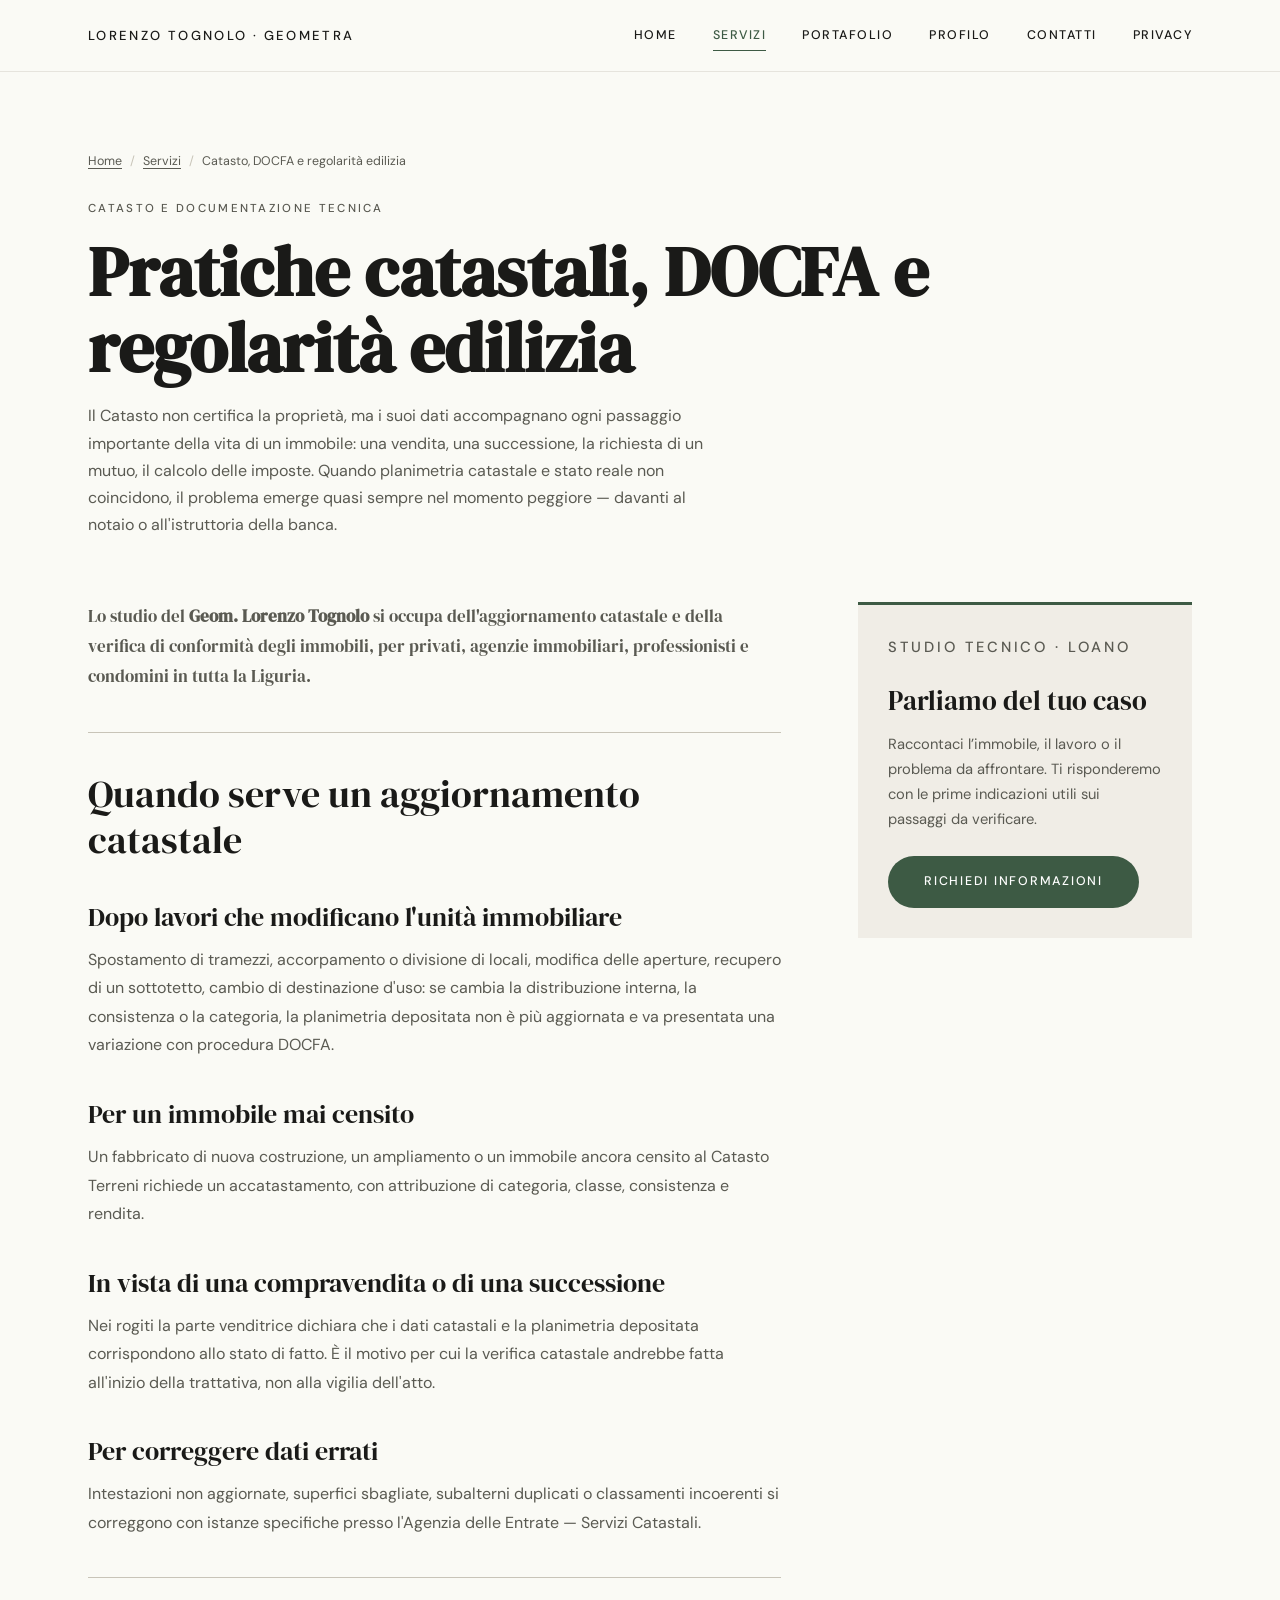
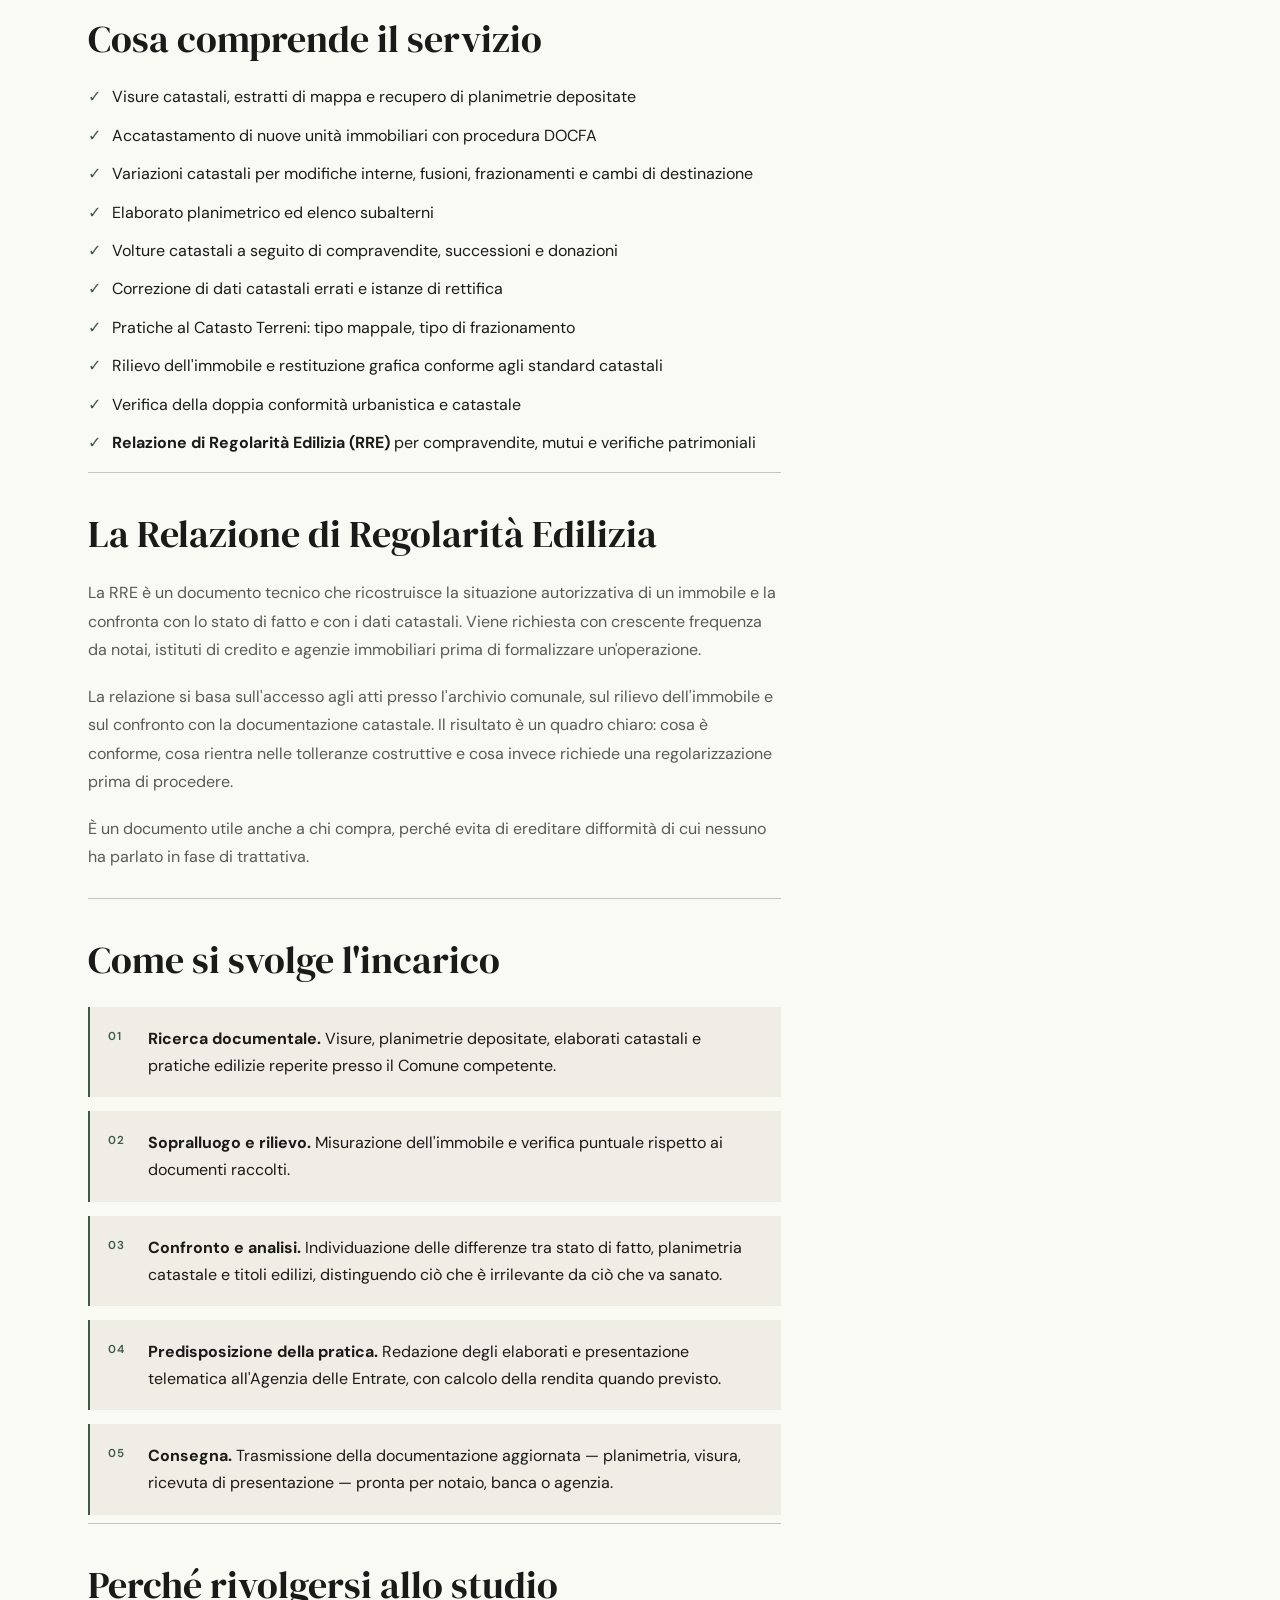
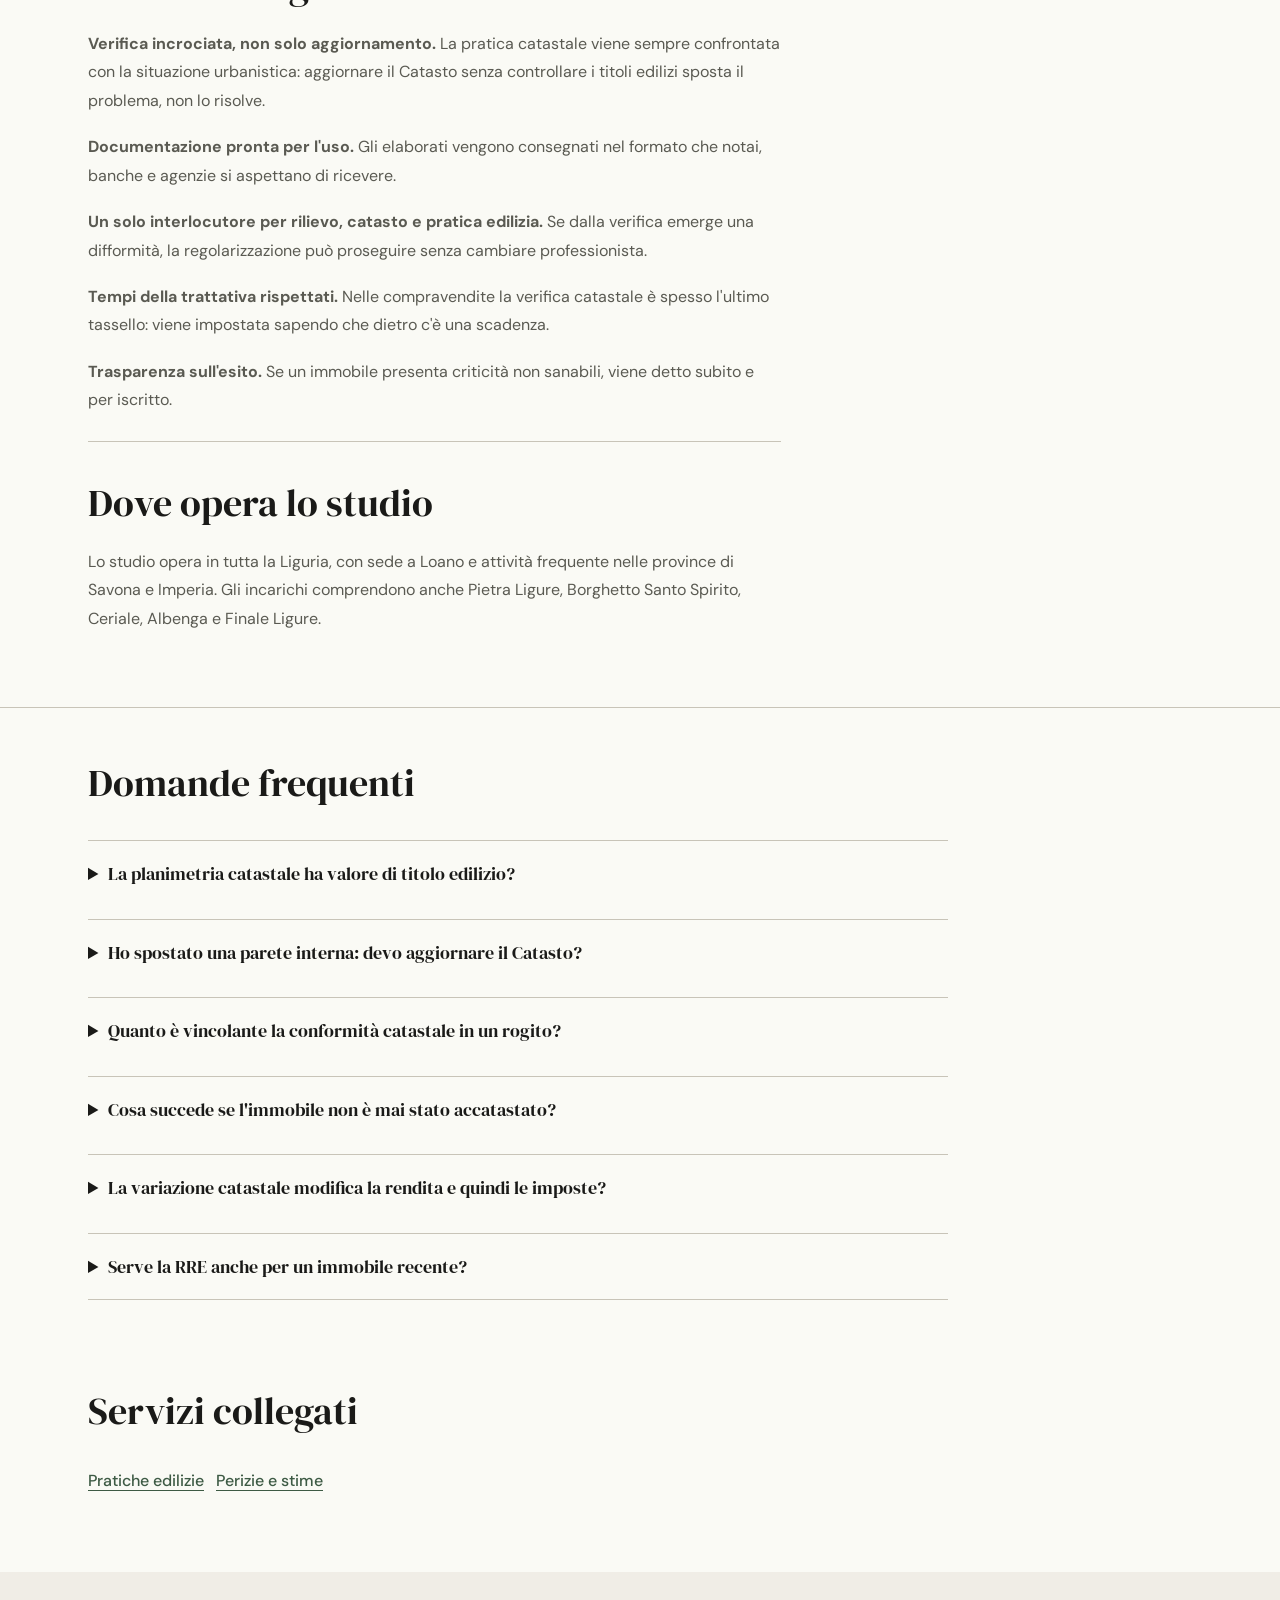
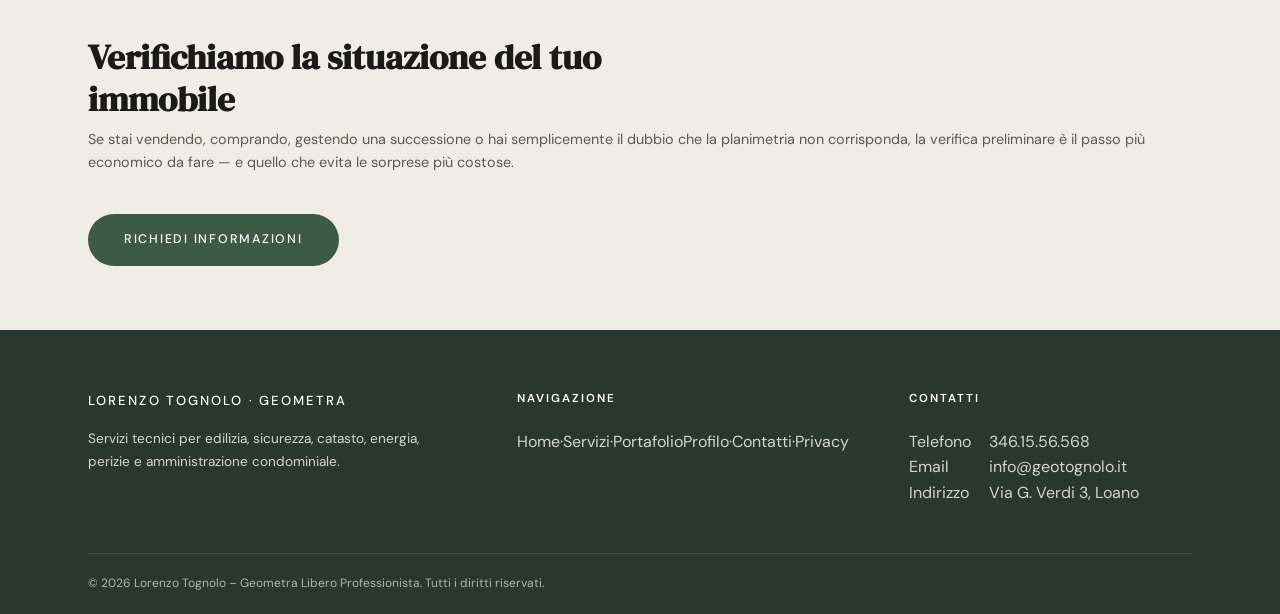
<file: servizi/catasto-docfa-rre.html>
<!DOCTYPE html>
<html lang="it">
<head>
<meta charset="UTF-8">
<meta name="viewport" content="width=device-width, initial-scale=1.0">
<title>Pratiche catastali DOCFA e RRE a Loano | Geom. Tognolo</title>
<meta name="description" content="Accatastamenti, variazioni DOCFA, volture e relazioni di regolarità edilizia a Loano e in Liguria. Conformità catastale per compravendite e successioni.">
<link rel="canonical" href="https://www.geotognolo.it/servizi/catasto-docfa-rre.html">
<script type="application/ld+json">{"@context":"https://schema.org","@graph":[{"@type":"Service","@id":"https://www.geotognolo.it/servizi/catasto-docfa-rre.html#service","name":"Catasto, DOCFA e regolarità edilizia","serviceType":"Catasto, DOCFA e regolarità edilizia","description":"Accatastamenti, variazioni DOCFA, volture e relazioni di regolarità edilizia a Loano e in Liguria. Conformità catastale per compravendite e successioni.","url":"https://www.geotognolo.it/servizi/catasto-docfa-rre.html","provider":{"@id":"https://www.geotognolo.it/#business"},"areaServed":[{"@type":"AdministrativeArea","name":"Liguria"},{"@type":"AdministrativeArea","name":"Provincia di Savona"},{"@type":"AdministrativeArea","name":"Provincia di Imperia"}]},{"@type":"WebPage","@id":"https://www.geotognolo.it/servizi/catasto-docfa-rre.html#webpage","url":"https://www.geotognolo.it/servizi/catasto-docfa-rre.html","name":"Pratiche catastali DOCFA e RRE a Loano | Geom. Tognolo","isPartOf":{"@id":"https://www.geotognolo.it/#website"},"about":{"@id":"https://www.geotognolo.it/servizi/catasto-docfa-rre.html#service"},"inLanguage":"it-IT"},{"@type":"BreadcrumbList","@id":"https://www.geotognolo.it/servizi/catasto-docfa-rre.html#breadcrumb","itemListElement":[{"@type":"ListItem","position":1,"name":"Home","item":"https://www.geotognolo.it/"},{"@type":"ListItem","position":2,"name":"Servizi","item":"https://www.geotognolo.it/servizi.html"},{"@type":"ListItem","position":3,"name":"Catasto, DOCFA e regolarità edilizia","item":"https://www.geotognolo.it/servizi/catasto-docfa-rre.html"}]},{"@type":"FAQPage","@id":"https://www.geotognolo.it/servizi/catasto-docfa-rre.html#faq","mainEntity":[{"@type":"Question","name":"La planimetria catastale ha valore di titolo edilizio?","acceptedAnswer":{"@type":"Answer","text":"No. La planimetria catastale ha finalità fiscali e inventariali; il titolo edilizio è l'atto con cui il Comune autorizza l'intervento. Un immobile può essere aggiornato al Catasto e comunque non conforme dal punto di vista urbanistico."}},{"@type":"Question","name":"Ho spostato una parete interna: devo aggiornare il Catasto?","acceptedAnswer":{"@type":"Answer","text":"Se la modifica cambia la distribuzione interna rappresentata in planimetria, sì. La variazione va presentata con procedura DOCFA entro i termini previsti dalla normativa."}},{"@type":"Question","name":"Quanto è vincolante la conformità catastale in un rogito?","acceptedAnswer":{"@type":"Answer","text":"Negli atti di trasferimento la parte venditrice deve dichiarare che i dati catastali e la planimetria corrispondono allo stato di fatto, e il notaio è tenuto a verificarne la coerenza. Una discordanza può bloccare l'atto."}},{"@type":"Question","name":"Cosa succede se l'immobile non è mai stato accatastato?","acceptedAnswer":{"@type":"Answer","text":"Va presentato un accatastamento con procedura DOCFA, dopo aver verificato la situazione urbanistica del fabbricato. In assenza di un titolo edilizio valido, l'accatastamento da solo non rende regolare l'immobile."}},{"@type":"Question","name":"La variazione catastale modifica la rendita e quindi le imposte?","acceptedAnswer":{"@type":"Answer","text":"Può farlo, perché la rendita dipende da categoria, classe e consistenza. L'effetto si valuta caso per caso in base alla situazione dell'unità immobiliare."}},{"@type":"Question","name":"Serve la RRE anche per un immobile recente?","acceptedAnswer":{"@type":"Answer","text":"Non è un obbligo di legge generalizzato, ma viene spesso richiesta dagli istituti di credito e dai notai. Anche su immobili recenti può emergere una difformità rispetto al progetto approvato."}}]}]}</script>
<link rel="preconnect" href="https://fonts.googleapis.com">
<link rel="preconnect" href="https://fonts.gstatic.com" crossorigin>
<link rel="preload" href="https://fonts.googleapis.com/css2?family=DM+Serif+Display:ital@0;1&family=DM+Sans:ital,opsz,wght@0,9..40,300..700;1,9..40,300..700&display=swap" as="style" onload="this.onload=null;this.rel='stylesheet'">
<noscript><link href="https://fonts.googleapis.com/css2?family=DM+Serif+Display:ital@0;1&family=DM+Sans:ital,opsz,wght@0,9..40,300..700;1,9..40,300..700&display=swap" rel="stylesheet"></noscript>
<link rel="stylesheet" href="../style.css">
</head>
<body>
<header class="site-header" id="header"><div class="header-inner">
  <a href="../index.html" class="site-logo">Lorenzo Tognolo · Geometra</a>
  <nav class="nav-desktop">
    <a href="../index.html">Home</a><a href="../servizi.html" class="active">Servizi</a><a href="../portafolio.html">Portafolio</a><a href="../profilo.html">Profilo</a><a href="../contatti.html">Contatti</a><a href="../privacy.html">Privacy</a>
  </nav>
  <button class="nav-toggle" id="navToggle" aria-label="Menu"><span></span><span></span><span></span></button>
</div></header>
<nav class="nav-mobile" id="navMobile">
  <a href="../index.html">Home</a><a href="../servizi.html">Servizi</a><a href="../portafolio.html">Portafolio</a><a href="../profilo.html">Profilo</a><a href="../contatti.html">Contatti</a><a href="../privacy.html">Privacy</a>
</nav>
<main id="main-content">
<section class="page-hero"><div class="container">
  <nav class="breadcrumb" aria-label="Breadcrumb"><a href="../index.html">Home</a><span class="breadcrumb-sep">/</span><a href="../servizi.html">Servizi</a><span class="breadcrumb-sep">/</span><span>Catasto, DOCFA e regolarità edilizia</span></nav>
  <p class="page-hero-label">Catasto e documentazione tecnica</p>
  <h1 class="page-hero-title page-hero-title-lg">Pratiche catastali, DOCFA e regolarità edilizia</h1>
  <p class="page-hero-desc">Il Catasto non certifica la proprietà, ma i suoi dati accompagnano ogni passaggio importante della vita di un immobile: una vendita, una successione, la richiesta di un mutuo, il calcolo delle imposte. Quando planimetria catastale e stato reale non coincidono, il problema emerge quasi sempre nel momento peggiore — davanti al notaio o all'istruttoria della banca.</p>
</div></section>
<section class="service-landing"><div class="container"><div class="service-landing-grid">
  <article class="service-landing-main service-longform">
    <p class="service-lead">Lo studio del <strong>Geom. Lorenzo Tognolo</strong> si occupa dell'aggiornamento catastale e della verifica di conformità degli immobili, per privati, agenzie immobiliari, professionisti e condomini in tutta la Liguria.</p>
    <section class="service-copy-section"><h2>Quando serve un aggiornamento catastale</h2>
<h3>Dopo lavori che modificano l'unità immobiliare</h3>
<p>Spostamento di tramezzi, accorpamento o divisione di locali, modifica delle aperture, recupero di un sottotetto, cambio di destinazione d'uso: se cambia la distribuzione interna, la consistenza o la categoria, la planimetria depositata non è più aggiornata e va presentata una variazione con procedura DOCFA.</p>
<h3>Per un immobile mai censito</h3>
<p>Un fabbricato di nuova costruzione, un ampliamento o un immobile ancora censito al Catasto Terreni richiede un accatastamento, con attribuzione di categoria, classe, consistenza e rendita.</p>
<h3>In vista di una compravendita o di una successione</h3>
<p>Nei rogiti la parte venditrice dichiara che i dati catastali e la planimetria depositata corrispondono allo stato di fatto. È il motivo per cui la verifica catastale andrebbe fatta all'inizio della trattativa, non alla vigilia dell'atto.</p>
<h3>Per correggere dati errati</h3>
<p>Intestazioni non aggiornate, superfici sbagliate, subalterni duplicati o classamenti incoerenti si correggono con istanze specifiche presso l'Agenzia delle Entrate — Servizi Catastali.</p>
</section>
<section class="service-copy-section"><h2>Cosa comprende il servizio</h2>
<ul class="service-list service-list-detailed"><li>Visure catastali, estratti di mappa e recupero di planimetrie depositate</li><li>Accatastamento di nuove unità immobiliari con procedura DOCFA</li><li>Variazioni catastali per modifiche interne, fusioni, frazionamenti e cambi di destinazione</li><li>Elaborato planimetrico ed elenco subalterni</li><li>Volture catastali a seguito di compravendite, successioni e donazioni</li><li>Correzione di dati catastali errati e istanze di rettifica</li><li>Pratiche al Catasto Terreni: tipo mappale, tipo di frazionamento</li><li>Rilievo dell'immobile e restituzione grafica conforme agli standard catastali</li><li>Verifica della doppia conformità urbanistica e catastale</li><li><strong>Relazione di Regolarità Edilizia (RRE)</strong> per compravendite, mutui e verifiche patrimoniali</li></ul>
</section>
<section class="service-copy-section"><h2>La Relazione di Regolarità Edilizia</h2>
<p>La RRE è un documento tecnico che ricostruisce la situazione autorizzativa di un immobile e la confronta con lo stato di fatto e con i dati catastali. Viene richiesta con crescente frequenza da notai, istituti di credito e agenzie immobiliari prima di formalizzare un'operazione.</p>
<p>La relazione si basa sull'accesso agli atti presso l'archivio comunale, sul rilievo dell'immobile e sul confronto con la documentazione catastale. Il risultato è un quadro chiaro: cosa è conforme, cosa rientra nelle tolleranze costruttive e cosa invece richiede una regolarizzazione prima di procedere.</p>
<p>È un documento utile anche a chi compra, perché evita di ereditare difformità di cui nessuno ha parlato in fase di trattativa.</p>
</section>
<section class="service-copy-section"><h2>Come si svolge l'incarico</h2>
<ol class="service-process-list"><li><strong>Ricerca documentale.</strong> Visure, planimetrie depositate, elaborati catastali e pratiche edilizie reperite presso il Comune competente.</li><li><strong>Sopralluogo e rilievo.</strong> Misurazione dell'immobile e verifica puntuale rispetto ai documenti raccolti.</li><li><strong>Confronto e analisi.</strong> Individuazione delle differenze tra stato di fatto, planimetria catastale e titoli edilizi, distinguendo ciò che è irrilevante da ciò che va sanato.</li><li><strong>Predisposizione della pratica.</strong> Redazione degli elaborati e presentazione telematica all'Agenzia delle Entrate, con calcolo della rendita quando previsto.</li><li><strong>Consegna.</strong> Trasmissione della documentazione aggiornata — planimetria, visura, ricevuta di presentazione — pronta per notaio, banca o agenzia.</li></ol>
</section>
<section class="service-copy-section"><h2>Perché rivolgersi allo studio</h2>
<p><strong>Verifica incrociata, non solo aggiornamento.</strong> La pratica catastale viene sempre confrontata con la situazione urbanistica: aggiornare il Catasto senza controllare i titoli edilizi sposta il problema, non lo risolve.</p>
<p><strong>Documentazione pronta per l'uso.</strong> Gli elaborati vengono consegnati nel formato che notai, banche e agenzie si aspettano di ricevere.</p>
<p><strong>Un solo interlocutore per rilievo, catasto e pratica edilizia.</strong> Se dalla verifica emerge una difformità, la regolarizzazione può proseguire senza cambiare professionista.</p>
<p><strong>Tempi della trattativa rispettati.</strong> Nelle compravendite la verifica catastale è spesso l'ultimo tassello: viene impostata sapendo che dietro c'è una scadenza.</p>
<p><strong>Trasparenza sull'esito.</strong> Se un immobile presenta criticità non sanabili, viene detto subito e per iscritto.</p>
</section>
<section class="service-copy-section"><h2>Dove opera lo studio</h2>
<p>Lo studio opera in tutta la Liguria, con sede a Loano e attività frequente nelle province di Savona e Imperia. Gli incarichi comprendono anche Pietra Ligure, Borghetto Santo Spirito, Ceriale, Albenga e Finale Ligure.</p>
</section>
  </article>
  <aside class="service-landing-aside">
    <p class="service-aside-label">Studio tecnico · Loano</p>
    <h2>Parliamo del tuo caso</h2>
    <p>Raccontaci l’immobile, il lavoro o il problema da affrontare. Ti risponderemo con le prime indicazioni utili sui passaggi da verificare.</p> 
    <a href="../contatti.html" class="btn-cta">Richiedi informazioni</a>
  </aside>
</div></div></section>
<section class="service-faq-section"><div class="container">
  <h2 class="service-faq-title">Domande frequenti</h2>
  <div class="service-faq-list"><details><summary>La planimetria catastale ha valore di titolo edilizio?</summary><p>No. La planimetria catastale ha finalità fiscali e inventariali; il titolo edilizio è l'atto con cui il Comune autorizza l'intervento. Un immobile può essere aggiornato al Catasto e comunque non conforme dal punto di vista urbanistico.</p></details>
<details><summary>Ho spostato una parete interna: devo aggiornare il Catasto?</summary><p>Se la modifica cambia la distribuzione interna rappresentata in planimetria, sì. La variazione va presentata con procedura DOCFA entro i termini previsti dalla normativa.</p></details>
<details><summary>Quanto è vincolante la conformità catastale in un rogito?</summary><p>Negli atti di trasferimento la parte venditrice deve dichiarare che i dati catastali e la planimetria corrispondono allo stato di fatto, e il notaio è tenuto a verificarne la coerenza. Una discordanza può bloccare l'atto.</p></details>
<details><summary>Cosa succede se l'immobile non è mai stato accatastato?</summary><p>Va presentato un accatastamento con procedura DOCFA, dopo aver verificato la situazione urbanistica del fabbricato. In assenza di un titolo edilizio valido, l'accatastamento da solo non rende regolare l'immobile.</p></details>
<details><summary>La variazione catastale modifica la rendita e quindi le imposte?</summary><p>Può farlo, perché la rendita dipende da categoria, classe e consistenza. L'effetto si valuta caso per caso in base alla situazione dell'unità immobiliare.</p></details>
<details><summary>Serve la RRE anche per un immobile recente?</summary><p>Non è un obbligo di legge generalizzato, ma viene spesso richiesta dagli istituti di credito e dai notai. Anche su immobili recenti può emergere una difformità rispetto al progetto approvato.</p></details></div>
</div></section>
<section class="service-related"><div class="container">
  <h2 class="service-related-title">Servizi collegati</h2>
  <div class="service-related-links"><a href="pratiche-edilizie-cila-scia.html">Pratiche edilizie</a><a href="perizie-stime-immobiliari.html">Perizie e stime</a></div>
</div></section>
<section class="cta-band"><div class="container"><div class="cta-band-inner">
  <div><h2 class="cta-band-title">Verifichiamo la situazione del tuo immobile</h2><p class="cta-band-subtitle">Se stai vendendo, comprando, gestendo una successione o hai semplicemente il dubbio che la planimetria non corrisponda, la verifica preliminare è il passo più economico da fare — e quello che evita le sorprese più costose.</p></div>
  <a href="../contatti.html" class="btn-cta">Richiedi informazioni</a>
</div></div></section>
</main>
<footer class="site-footer"><div class="container">
  <div class="footer-grid">
    <div class="footer-col-brand"><p class="footer-brand">Lorenzo Tognolo · Geometra</p><p class="footer-desc">Servizi tecnici per edilizia, sicurezza, catasto, energia, perizie e amministrazione condominiale.</p></div>
    <div class="footer-col-nav"><div class="footer-nav-block"><p class="footer-heading">Navigazione</p><nav class="footer-nav-inline"><span class="footer-nav-row"><a href="../index.html">Home</a><span class="footer-sep">·</span><a href="../servizi.html">Servizi</a><span class="footer-sep">·</span><a href="../portafolio.html">Portafolio</a></span><span class="footer-nav-row"><a href="../profilo.html">Profilo</a><span class="footer-sep">·</span><a href="../contatti.html">Contatti</a><span class="footer-sep">·</span><a href="../privacy.html">Privacy</a></span></nav></div></div>
    <div class="footer-col-contacts"><p class="footer-heading">Contatti</p><div class="footer-contacts-top-row"><p class="footer-contact-inline"><span class="footer-contact-label">Telefono</span><span class="footer-contact-value">346.15.56.568</span></p><p class="footer-contact-inline"><span class="footer-contact-label">Email</span><span class="footer-contact-value">info@geotognolo.it</span></p></div><p class="footer-contact-inline footer-contact-address"><span class="footer-contact-label">Indirizzo</span><span class="footer-contact-value">Via G. Verdi 3, Loano</span></p></div>
  </div>
  <div class="footer-bottom"><p>&copy; 2026 Lorenzo Tognolo – Geometra Libero Professionista. Tutti i diritti riservati.</p></div>
</div></footer>
<script src="../script.js"></script>
</body>
</html>
</file>
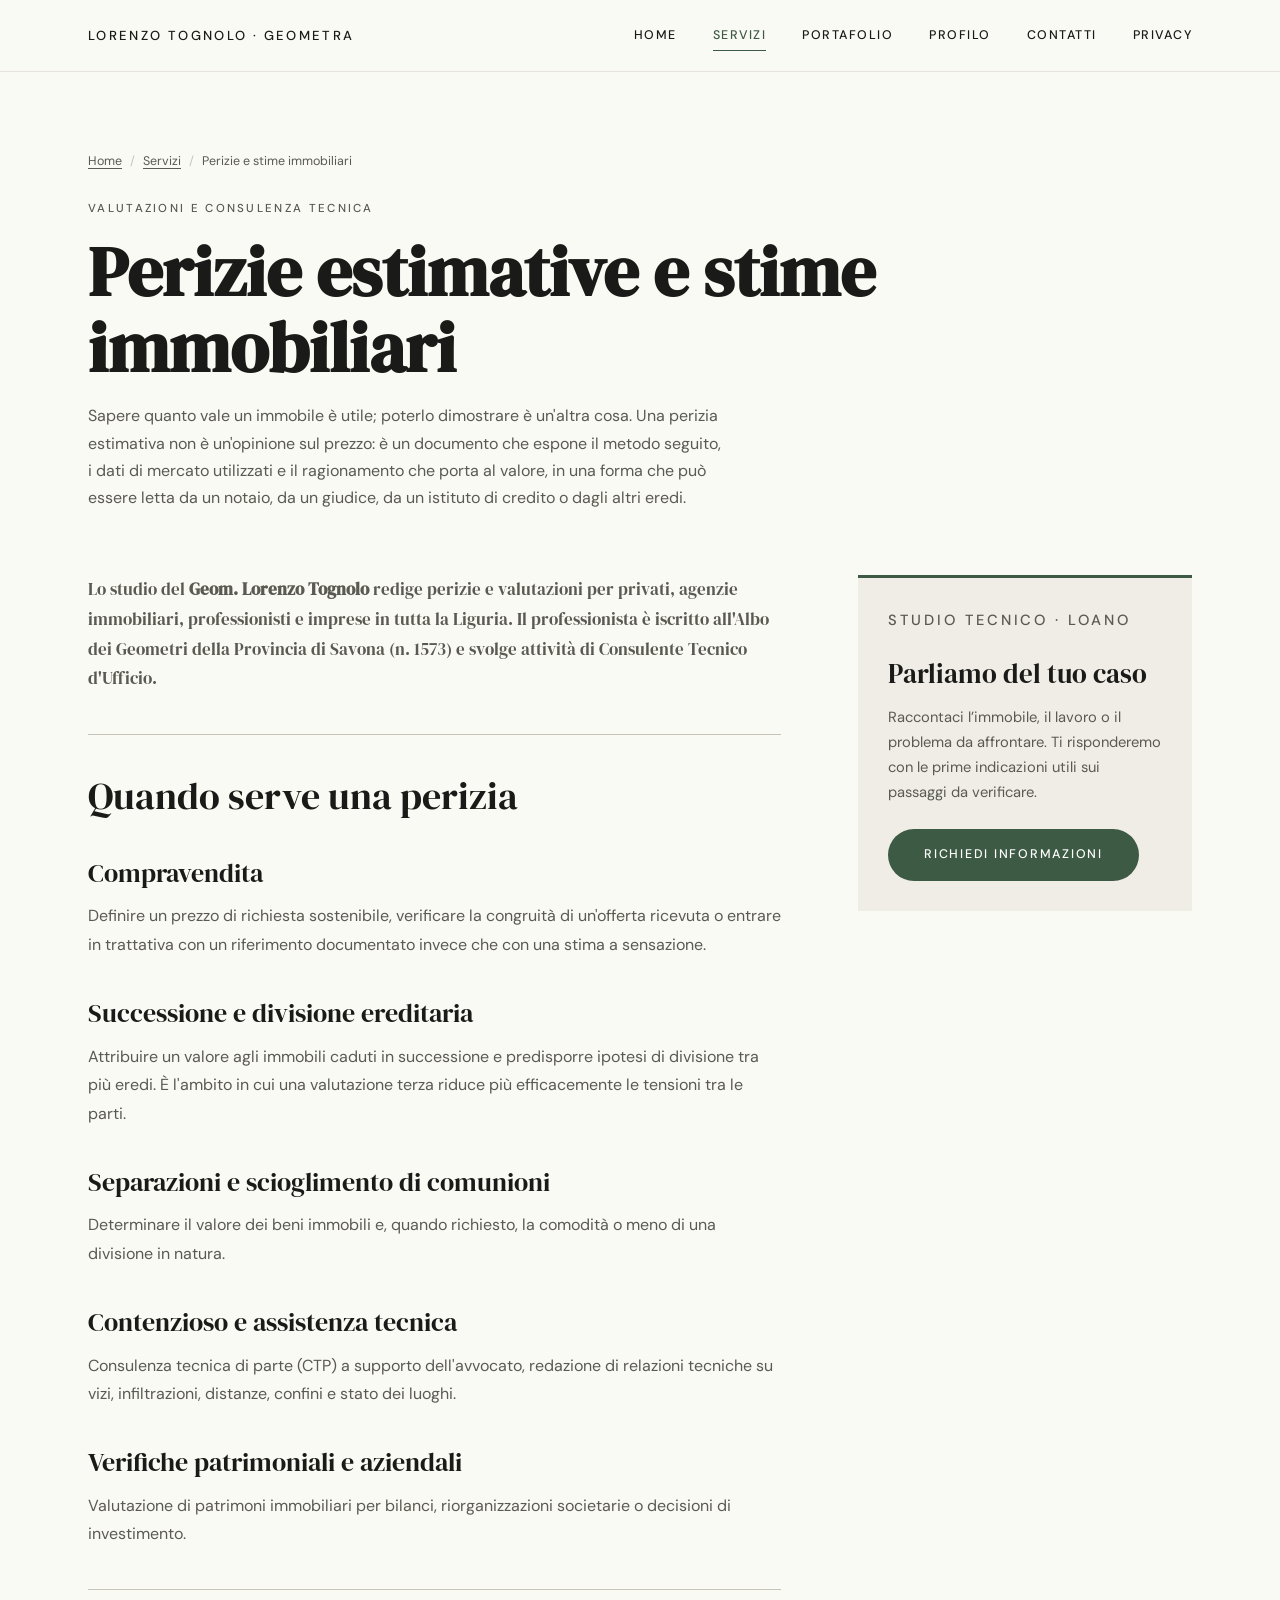
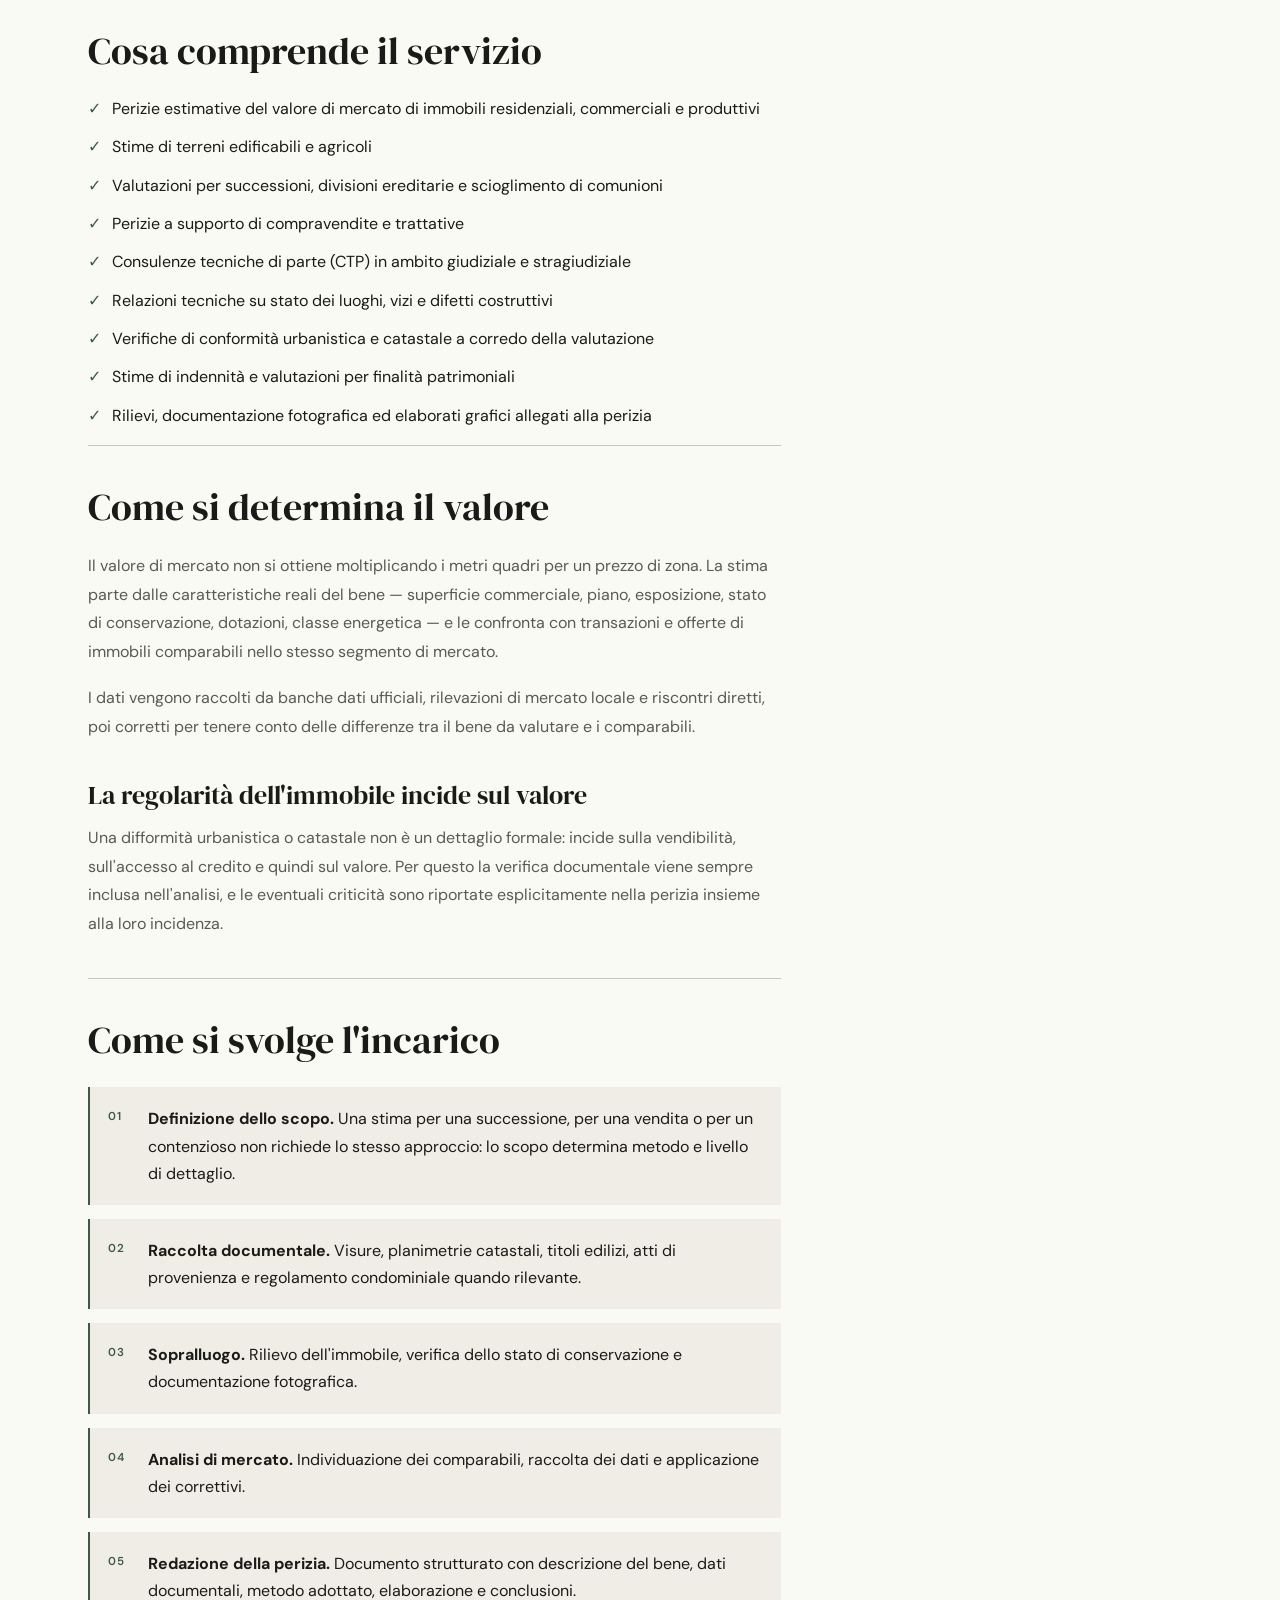
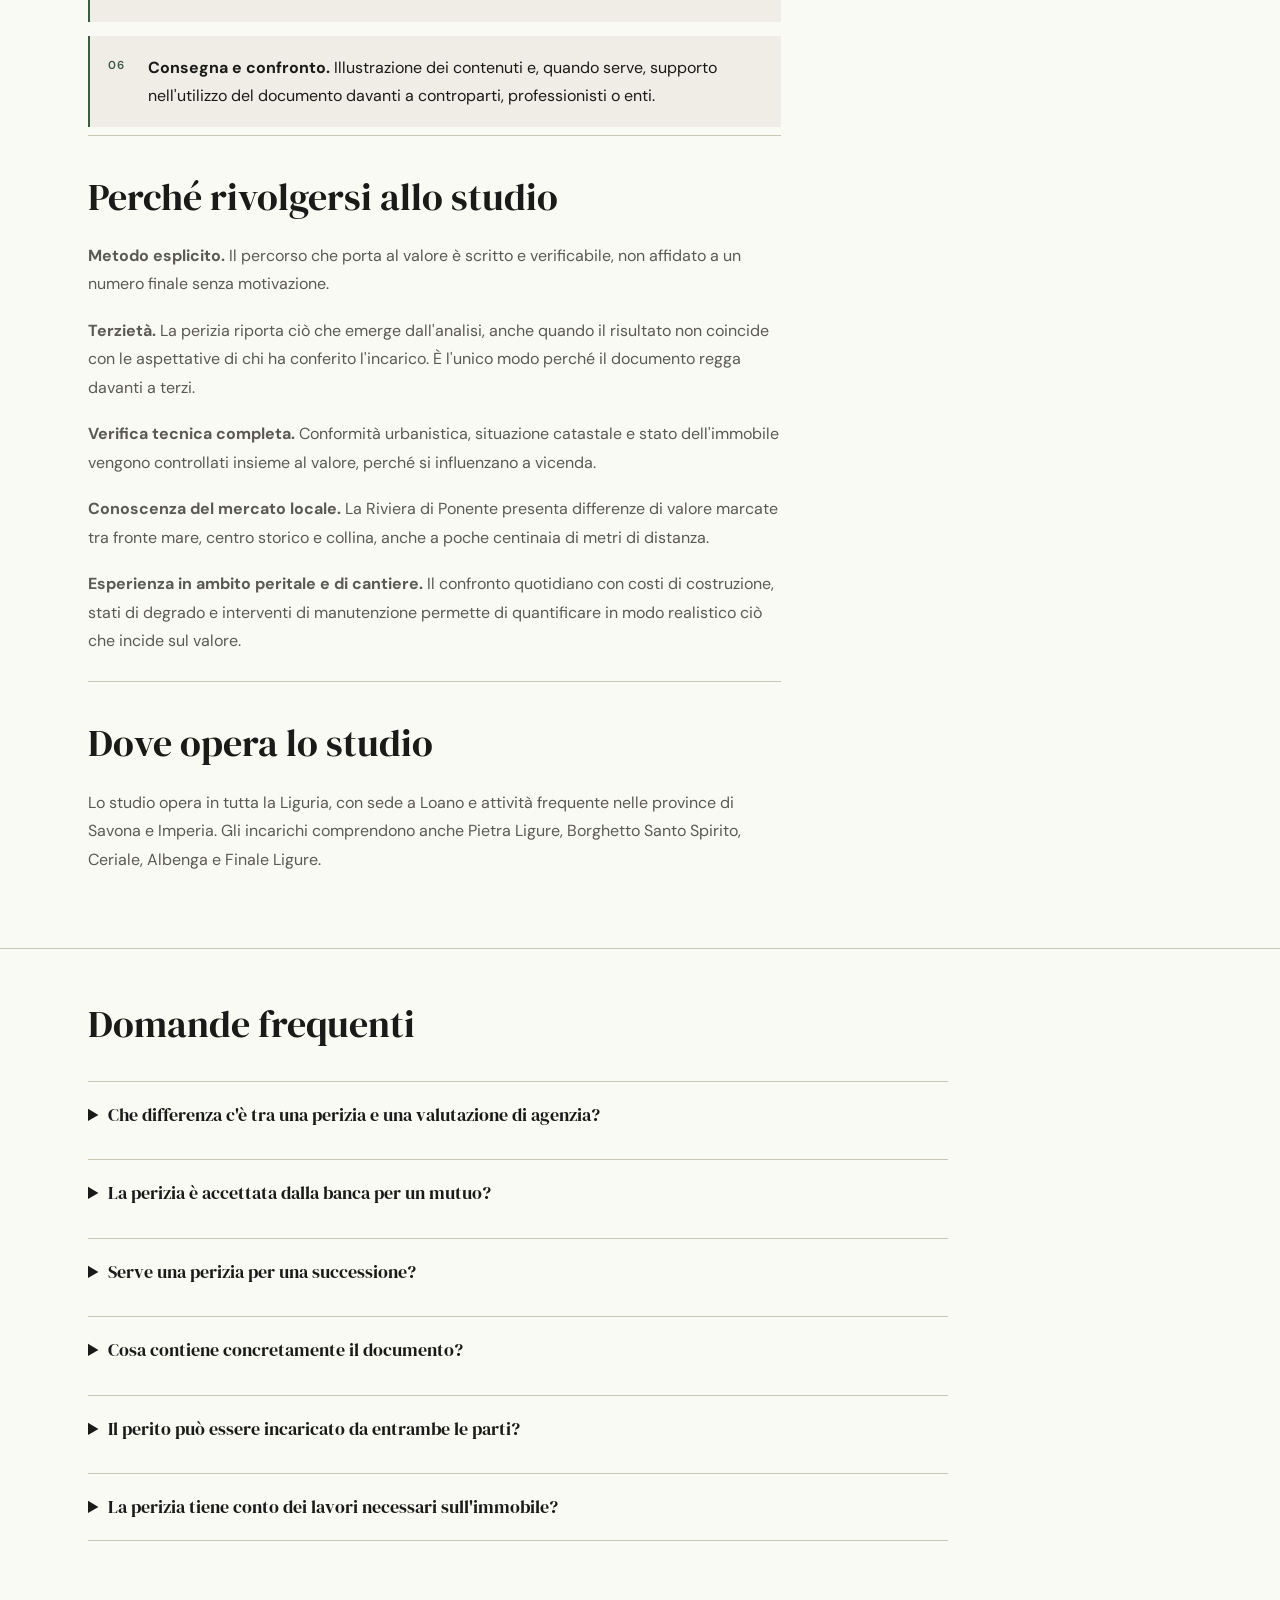
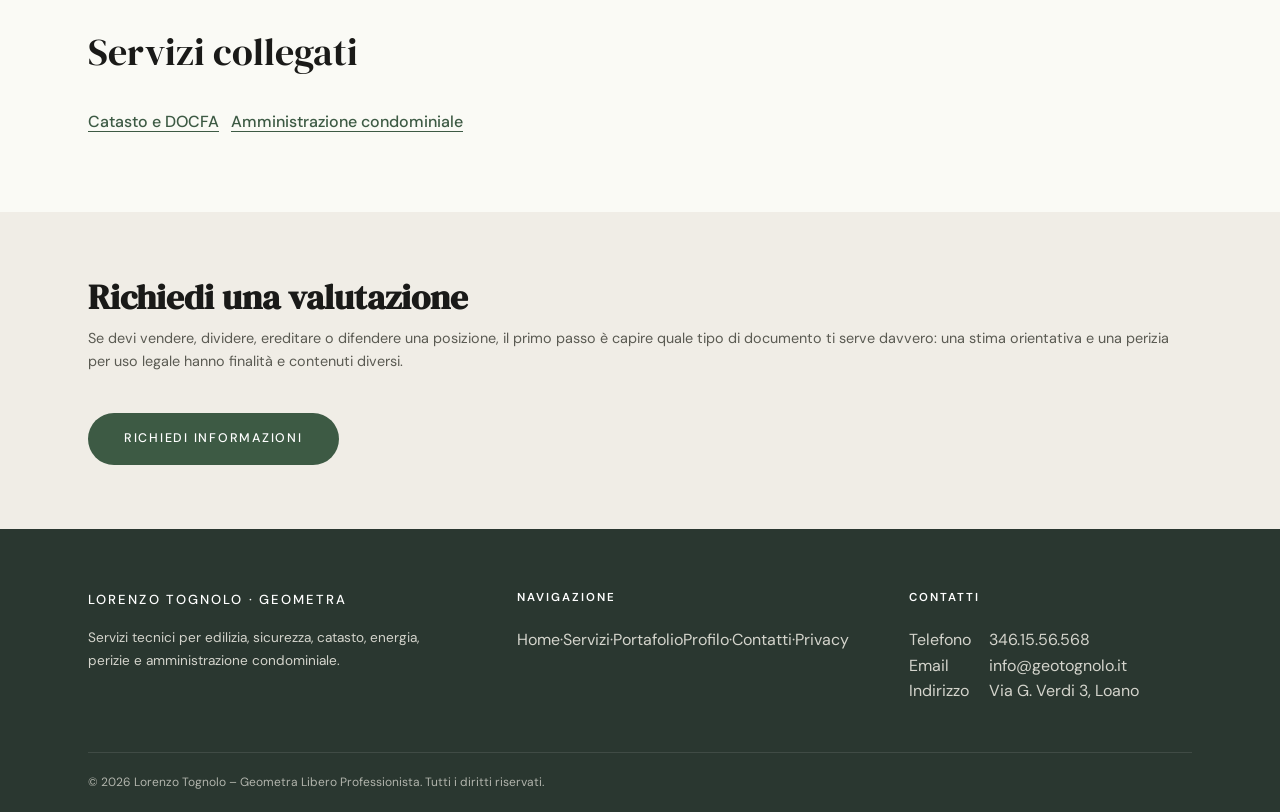
<file: servizi/perizie-stime-immobiliari.html>
<!DOCTYPE html>
<html lang="it">
<head>
<meta charset="UTF-8">
<meta name="viewport" content="width=device-width, initial-scale=1.0">
<title>Perizie e stime immobiliari a Loano | Geom. Tognolo</title>
<meta name="description" content="Perizie estimative, stime del valore di mercato e consulenze tecniche per compravendite, successioni e contenziosi. Studio del Geom. Lorenzo Tognolo.">
<link rel="canonical" href="https://www.geotognolo.it/servizi/perizie-stime-immobiliari.html">
<script type="application/ld+json">{"@context":"https://schema.org","@graph":[{"@type":"Service","@id":"https://www.geotognolo.it/servizi/perizie-stime-immobiliari.html#service","name":"Perizie e stime immobiliari","serviceType":"Perizie e stime immobiliari","description":"Perizie estimative, stime del valore di mercato e consulenze tecniche per compravendite, successioni e contenziosi. Studio del Geom. Lorenzo Tognolo.","url":"https://www.geotognolo.it/servizi/perizie-stime-immobiliari.html","provider":{"@id":"https://www.geotognolo.it/#business"},"areaServed":[{"@type":"AdministrativeArea","name":"Liguria"},{"@type":"AdministrativeArea","name":"Provincia di Savona"},{"@type":"AdministrativeArea","name":"Provincia di Imperia"}]},{"@type":"WebPage","@id":"https://www.geotognolo.it/servizi/perizie-stime-immobiliari.html#webpage","url":"https://www.geotognolo.it/servizi/perizie-stime-immobiliari.html","name":"Perizie e stime immobiliari a Loano | Geom. Tognolo","isPartOf":{"@id":"https://www.geotognolo.it/#website"},"about":{"@id":"https://www.geotognolo.it/servizi/perizie-stime-immobiliari.html#service"},"inLanguage":"it-IT"},{"@type":"BreadcrumbList","@id":"https://www.geotognolo.it/servizi/perizie-stime-immobiliari.html#breadcrumb","itemListElement":[{"@type":"ListItem","position":1,"name":"Home","item":"https://www.geotognolo.it/"},{"@type":"ListItem","position":2,"name":"Servizi","item":"https://www.geotognolo.it/servizi.html"},{"@type":"ListItem","position":3,"name":"Perizie e stime immobiliari","item":"https://www.geotognolo.it/servizi/perizie-stime-immobiliari.html"}]},{"@type":"FAQPage","@id":"https://www.geotognolo.it/servizi/perizie-stime-immobiliari.html#faq","mainEntity":[{"@type":"Question","name":"Che differenza c'è tra una perizia e una valutazione di agenzia?","acceptedAnswer":{"@type":"Answer","text":"La valutazione di agenzia è una stima commerciale, spesso gratuita, finalizzata all'acquisizione dell'incarico di vendita. La perizia è un documento tecnico firmato da un professionista abilitato, che espone metodo e fonti e assume rilevanza documentale nei confronti di terzi."}},{"@type":"Question","name":"La perizia è accettata dalla banca per un mutuo?","acceptedAnswer":{"@type":"Answer","text":"Gli istituti di credito incaricano di norma periti convenzionati per la valutazione a garanzia. Una perizia indipendente resta utile per orientare la trattativa, ma non sostituisce automaticamente quella richiesta dalla banca."}},{"@type":"Question","name":"Serve una perizia per una successione?","acceptedAnswer":{"@type":"Answer","text":"Non è sempre obbligatoria, ma diventa importante quando ci sono più eredi, immobili di valore disomogeneo o l'intenzione di procedere a una divisione. In quei casi un riferimento documentato evita che la trattativa si blocchi."}},{"@type":"Question","name":"Cosa contiene concretamente il documento?","acceptedAnswer":{"@type":"Answer","text":"Descrizione del bene, dati catastali e urbanistici, esito del sopralluogo con documentazione fotografica, criterio di stima adottato, dati comparativi utilizzati, elaborazione e conclusione motivata."}},{"@type":"Question","name":"Il perito può essere incaricato da entrambe le parti?","acceptedAnswer":{"@type":"Answer","text":"Sì. L'incarico congiunto è frequente nelle divisioni ereditarie e nelle separazioni, e spesso è la strada più rapida per arrivare a un valore condiviso."}},{"@type":"Question","name":"La perizia tiene conto dei lavori necessari sull'immobile?","acceptedAnswer":{"@type":"Answer","text":"Sì. Lo stato di conservazione e gli interventi necessari vengono rilevati e considerati nella stima, con una quantificazione di massima delle opere."}}]}]}</script>
<link rel="preconnect" href="https://fonts.googleapis.com">
<link rel="preconnect" href="https://fonts.gstatic.com" crossorigin>
<link rel="preload" href="https://fonts.googleapis.com/css2?family=DM+Serif+Display:ital@0;1&family=DM+Sans:ital,opsz,wght@0,9..40,300..700;1,9..40,300..700&display=swap" as="style" onload="this.onload=null;this.rel='stylesheet'">
<noscript><link href="https://fonts.googleapis.com/css2?family=DM+Serif+Display:ital@0;1&family=DM+Sans:ital,opsz,wght@0,9..40,300..700;1,9..40,300..700&display=swap" rel="stylesheet"></noscript>
<link rel="stylesheet" href="../style.css">
</head>
<body>
<header class="site-header" id="header"><div class="header-inner">
  <a href="../index.html" class="site-logo">Lorenzo Tognolo · Geometra</a>
  <nav class="nav-desktop">
    <a href="../index.html">Home</a><a href="../servizi.html" class="active">Servizi</a><a href="../portafolio.html">Portafolio</a><a href="../profilo.html">Profilo</a><a href="../contatti.html">Contatti</a><a href="../privacy.html">Privacy</a>
  </nav>
  <button class="nav-toggle" id="navToggle" aria-label="Menu"><span></span><span></span><span></span></button>
</div></header>
<nav class="nav-mobile" id="navMobile">
  <a href="../index.html">Home</a><a href="../servizi.html">Servizi</a><a href="../portafolio.html">Portafolio</a><a href="../profilo.html">Profilo</a><a href="../contatti.html">Contatti</a><a href="../privacy.html">Privacy</a>
</nav>
<main id="main-content">
<section class="page-hero"><div class="container">
  <nav class="breadcrumb" aria-label="Breadcrumb"><a href="../index.html">Home</a><span class="breadcrumb-sep">/</span><a href="../servizi.html">Servizi</a><span class="breadcrumb-sep">/</span><span>Perizie e stime immobiliari</span></nav>
  <p class="page-hero-label">Valutazioni e consulenza tecnica</p>
  <h1 class="page-hero-title page-hero-title-lg">Perizie estimative e stime immobiliari</h1>
  <p class="page-hero-desc">Sapere quanto vale un immobile è utile; poterlo dimostrare è un'altra cosa. Una perizia estimativa non è un'opinione sul prezzo: è un documento che espone il metodo seguito, i dati di mercato utilizzati e il ragionamento che porta al valore, in una forma che può essere letta da un notaio, da un giudice, da un istituto di credito o dagli altri eredi.</p>
</div></section>
<section class="service-landing"><div class="container"><div class="service-landing-grid">
  <article class="service-landing-main service-longform">
    <p class="service-lead">Lo studio del <strong>Geom. Lorenzo Tognolo</strong> redige perizie e valutazioni per privati, agenzie immobiliari, professionisti e imprese in tutta la Liguria. Il professionista è iscritto all'Albo dei Geometri della Provincia di Savona (n. 1573) e svolge attività di Consulente Tecnico d'Ufficio.</p>
    <section class="service-copy-section"><h2>Quando serve una perizia</h2>
<h3>Compravendita</h3>
<p>Definire un prezzo di richiesta sostenibile, verificare la congruità di un'offerta ricevuta o entrare in trattativa con un riferimento documentato invece che con una stima a sensazione.</p>
<h3>Successione e divisione ereditaria</h3>
<p>Attribuire un valore agli immobili caduti in successione e predisporre ipotesi di divisione tra più eredi. È l'ambito in cui una valutazione terza riduce più efficacemente le tensioni tra le parti.</p>
<h3>Separazioni e scioglimento di comunioni</h3>
<p>Determinare il valore dei beni immobili e, quando richiesto, la comodità o meno di una divisione in natura.</p>
<h3>Contenzioso e assistenza tecnica</h3>
<p>Consulenza tecnica di parte (CTP) a supporto dell'avvocato, redazione di relazioni tecniche su vizi, infiltrazioni, distanze, confini e stato dei luoghi.</p>
<h3>Verifiche patrimoniali e aziendali</h3>
<p>Valutazione di patrimoni immobiliari per bilanci, riorganizzazioni societarie o decisioni di investimento.</p>
</section>
<section class="service-copy-section"><h2>Cosa comprende il servizio</h2>
<ul class="service-list service-list-detailed"><li>Perizie estimative del valore di mercato di immobili residenziali, commerciali e produttivi</li><li>Stime di terreni edificabili e agricoli</li><li>Valutazioni per successioni, divisioni ereditarie e scioglimento di comunioni</li><li>Perizie a supporto di compravendite e trattative</li><li>Consulenze tecniche di parte (CTP) in ambito giudiziale e stragiudiziale</li><li>Relazioni tecniche su stato dei luoghi, vizi e difetti costruttivi</li><li>Verifiche di conformità urbanistica e catastale a corredo della valutazione</li><li>Stime di indennità e valutazioni per finalità patrimoniali</li><li>Rilievi, documentazione fotografica ed elaborati grafici allegati alla perizia</li></ul>
</section>
<section class="service-copy-section"><h2>Come si determina il valore</h2>
<p>Il valore di mercato non si ottiene moltiplicando i metri quadri per un prezzo di zona. La stima parte dalle caratteristiche reali del bene — superficie commerciale, piano, esposizione, stato di conservazione, dotazioni, classe energetica — e le confronta con transazioni e offerte di immobili comparabili nello stesso segmento di mercato.</p>
<p>I dati vengono raccolti da banche dati ufficiali, rilevazioni di mercato locale e riscontri diretti, poi corretti per tenere conto delle differenze tra il bene da valutare e i comparabili.</p>
<h3>La regolarità dell'immobile incide sul valore</h3>
<p>Una difformità urbanistica o catastale non è un dettaglio formale: incide sulla vendibilità, sull'accesso al credito e quindi sul valore. Per questo la verifica documentale viene sempre inclusa nell'analisi, e le eventuali criticità sono riportate esplicitamente nella perizia insieme alla loro incidenza.</p>
</section>
<section class="service-copy-section"><h2>Come si svolge l'incarico</h2>
<ol class="service-process-list"><li><strong>Definizione dello scopo.</strong> Una stima per una successione, per una vendita o per un contenzioso non richiede lo stesso approccio: lo scopo determina metodo e livello di dettaglio.</li><li><strong>Raccolta documentale.</strong> Visure, planimetrie catastali, titoli edilizi, atti di provenienza e regolamento condominiale quando rilevante.</li><li><strong>Sopralluogo.</strong> Rilievo dell'immobile, verifica dello stato di conservazione e documentazione fotografica.</li><li><strong>Analisi di mercato.</strong> Individuazione dei comparabili, raccolta dei dati e applicazione dei correttivi.</li><li><strong>Redazione della perizia.</strong> Documento strutturato con descrizione del bene, dati documentali, metodo adottato, elaborazione e conclusioni.</li><li><strong>Consegna e confronto.</strong> Illustrazione dei contenuti e, quando serve, supporto nell'utilizzo del documento davanti a controparti, professionisti o enti.</li></ol>
</section>
<section class="service-copy-section"><h2>Perché rivolgersi allo studio</h2>
<p><strong>Metodo esplicito.</strong> Il percorso che porta al valore è scritto e verificabile, non affidato a un numero finale senza motivazione.</p>
<p><strong>Terzietà.</strong> La perizia riporta ciò che emerge dall'analisi, anche quando il risultato non coincide con le aspettative di chi ha conferito l'incarico. È l'unico modo perché il documento regga davanti a terzi.</p>
<p><strong>Verifica tecnica completa.</strong> Conformità urbanistica, situazione catastale e stato dell'immobile vengono controllati insieme al valore, perché si influenzano a vicenda.</p>
<p><strong>Conoscenza del mercato locale.</strong> La Riviera di Ponente presenta differenze di valore marcate tra fronte mare, centro storico e collina, anche a poche centinaia di metri di distanza.</p>
<p><strong>Esperienza in ambito peritale e di cantiere.</strong> Il confronto quotidiano con costi di costruzione, stati di degrado e interventi di manutenzione permette di quantificare in modo realistico ciò che incide sul valore.</p>
</section>
<section class="service-copy-section"><h2>Dove opera lo studio</h2>
<p>Lo studio opera in tutta la Liguria, con sede a Loano e attività frequente nelle province di Savona e Imperia. Gli incarichi comprendono anche Pietra Ligure, Borghetto Santo Spirito, Ceriale, Albenga e Finale Ligure.</p>
</section>
  </article>
  <aside class="service-landing-aside">
    <p class="service-aside-label">Studio tecnico · Loano</p>
    <h2>Parliamo del tuo caso</h2>
    <p>Raccontaci l’immobile, il lavoro o il problema da affrontare. Ti risponderemo con le prime indicazioni utili sui passaggi da verificare.</p> 
    <a href="../contatti.html" class="btn-cta">Richiedi informazioni</a>
  </aside>
</div></div></section>
<section class="service-faq-section"><div class="container">
  <h2 class="service-faq-title">Domande frequenti</h2>
  <div class="service-faq-list"><details><summary>Che differenza c'è tra una perizia e una valutazione di agenzia?</summary><p>La valutazione di agenzia è una stima commerciale, spesso gratuita, finalizzata all'acquisizione dell'incarico di vendita. La perizia è un documento tecnico firmato da un professionista abilitato, che espone metodo e fonti e assume rilevanza documentale nei confronti di terzi.</p></details>
<details><summary>La perizia è accettata dalla banca per un mutuo?</summary><p>Gli istituti di credito incaricano di norma periti convenzionati per la valutazione a garanzia. Una perizia indipendente resta utile per orientare la trattativa, ma non sostituisce automaticamente quella richiesta dalla banca.</p></details>
<details><summary>Serve una perizia per una successione?</summary><p>Non è sempre obbligatoria, ma diventa importante quando ci sono più eredi, immobili di valore disomogeneo o l'intenzione di procedere a una divisione. In quei casi un riferimento documentato evita che la trattativa si blocchi.</p></details>
<details><summary>Cosa contiene concretamente il documento?</summary><p>Descrizione del bene, dati catastali e urbanistici, esito del sopralluogo con documentazione fotografica, criterio di stima adottato, dati comparativi utilizzati, elaborazione e conclusione motivata.</p></details>
<details><summary>Il perito può essere incaricato da entrambe le parti?</summary><p>Sì. L'incarico congiunto è frequente nelle divisioni ereditarie e nelle separazioni, e spesso è la strada più rapida per arrivare a un valore condiviso.</p></details>
<details><summary>La perizia tiene conto dei lavori necessari sull'immobile?</summary><p>Sì. Lo stato di conservazione e gli interventi necessari vengono rilevati e considerati nella stima, con una quantificazione di massima delle opere.</p></details></div>
</div></section>
<section class="service-related"><div class="container">
  <h2 class="service-related-title">Servizi collegati</h2>
  <div class="service-related-links"><a href="catasto-docfa-rre.html">Catasto e DOCFA</a><a href="amministrazione-condominiale.html">Amministrazione condominiale</a></div>
</div></section>
<section class="cta-band"><div class="container"><div class="cta-band-inner">
  <div><h2 class="cta-band-title">Richiedi una valutazione</h2><p class="cta-band-subtitle">Se devi vendere, dividere, ereditare o difendere una posizione, il primo passo è capire quale tipo di documento ti serve davvero: una stima orientativa e una perizia per uso legale hanno finalità e contenuti diversi.</p></div>
  <a href="../contatti.html" class="btn-cta">Richiedi informazioni</a>
</div></div></section>
</main>
<footer class="site-footer"><div class="container">
  <div class="footer-grid">
    <div class="footer-col-brand"><p class="footer-brand">Lorenzo Tognolo · Geometra</p><p class="footer-desc">Servizi tecnici per edilizia, sicurezza, catasto, energia, perizie e amministrazione condominiale.</p></div>
    <div class="footer-col-nav"><div class="footer-nav-block"><p class="footer-heading">Navigazione</p><nav class="footer-nav-inline"><span class="footer-nav-row"><a href="../index.html">Home</a><span class="footer-sep">·</span><a href="../servizi.html">Servizi</a><span class="footer-sep">·</span><a href="../portafolio.html">Portafolio</a></span><span class="footer-nav-row"><a href="../profilo.html">Profilo</a><span class="footer-sep">·</span><a href="../contatti.html">Contatti</a><span class="footer-sep">·</span><a href="../privacy.html">Privacy</a></span></nav></div></div>
    <div class="footer-col-contacts"><p class="footer-heading">Contatti</p><div class="footer-contacts-top-row"><p class="footer-contact-inline"><span class="footer-contact-label">Telefono</span><span class="footer-contact-value">346.15.56.568</span></p><p class="footer-contact-inline"><span class="footer-contact-label">Email</span><span class="footer-contact-value">info@geotognolo.it</span></p></div><p class="footer-contact-inline footer-contact-address"><span class="footer-contact-label">Indirizzo</span><span class="footer-contact-value">Via G. Verdi 3, Loano</span></p></div>
  </div>
  <div class="footer-bottom"><p>&copy; 2026 Lorenzo Tognolo – Geometra Libero Professionista. Tutti i diritti riservati.</p></div>
</div></footer>
<script src="../script.js"></script>
</body>
</html>
</file>
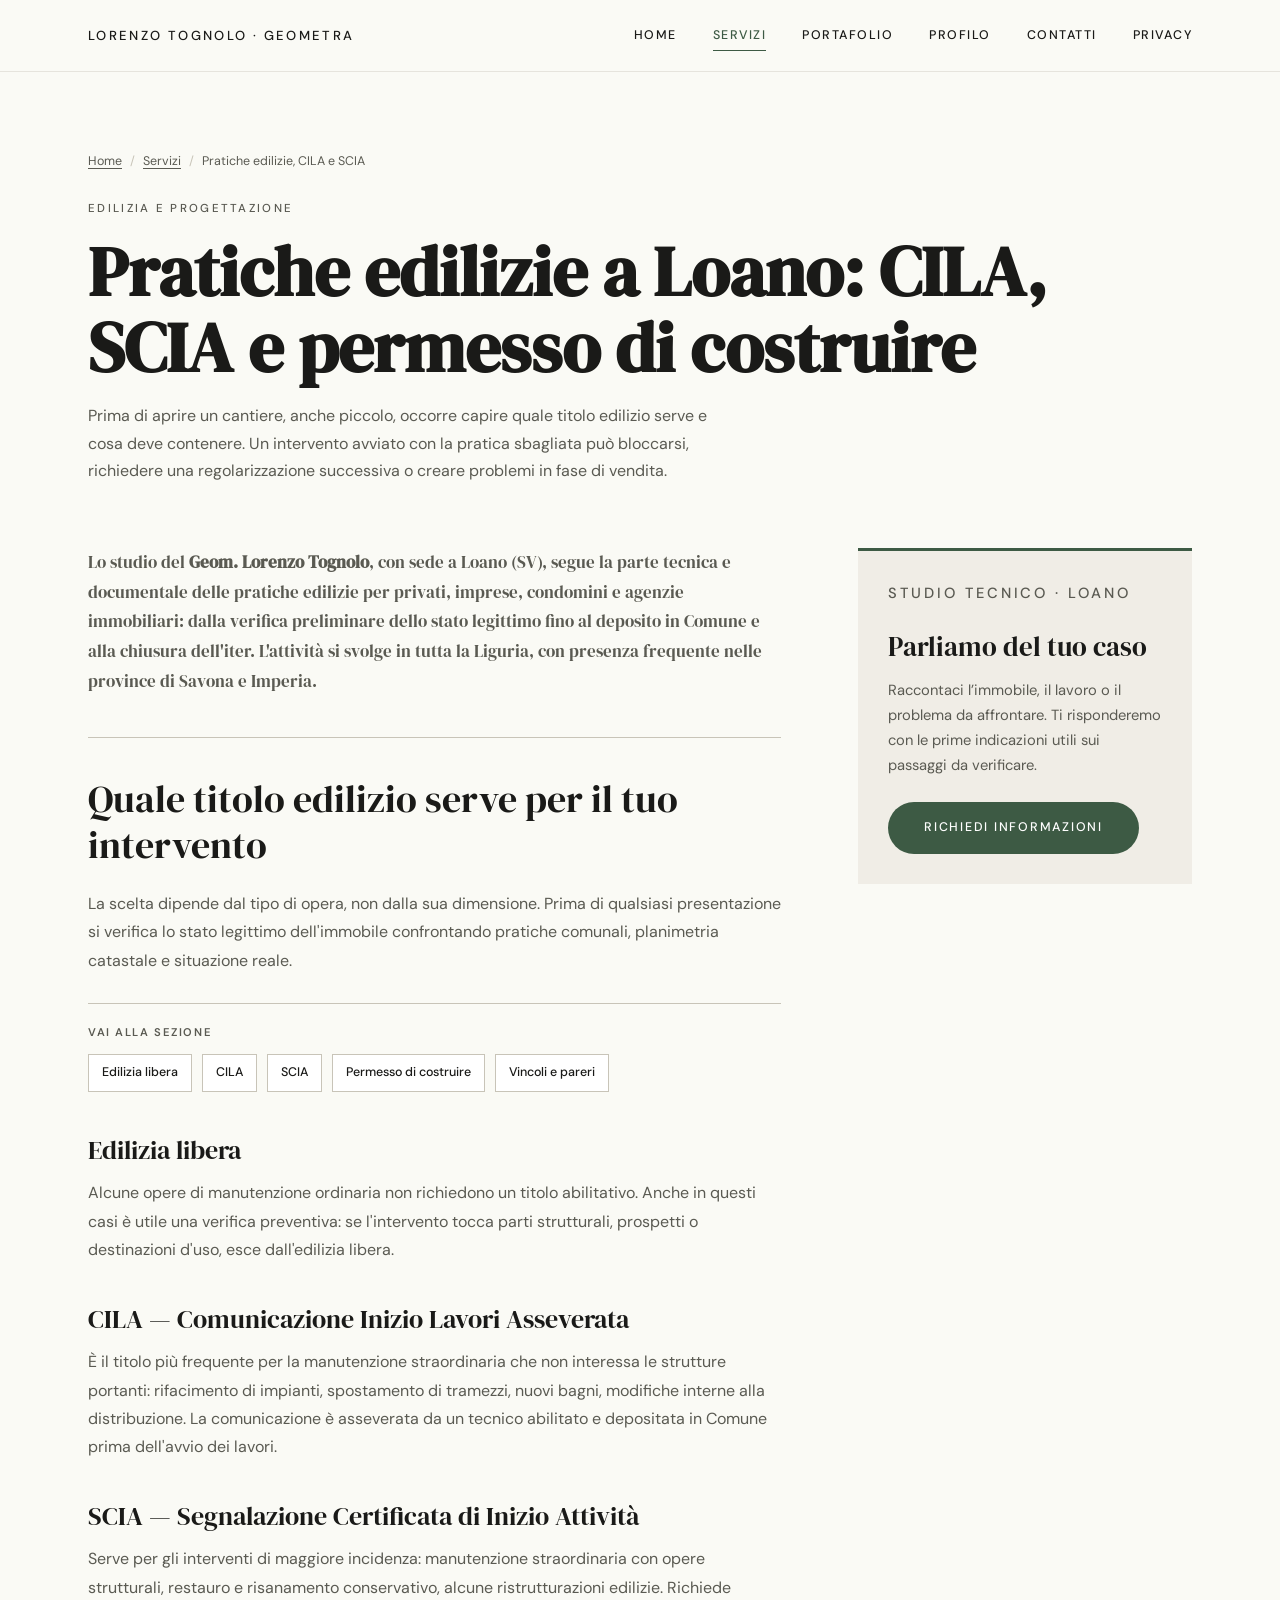
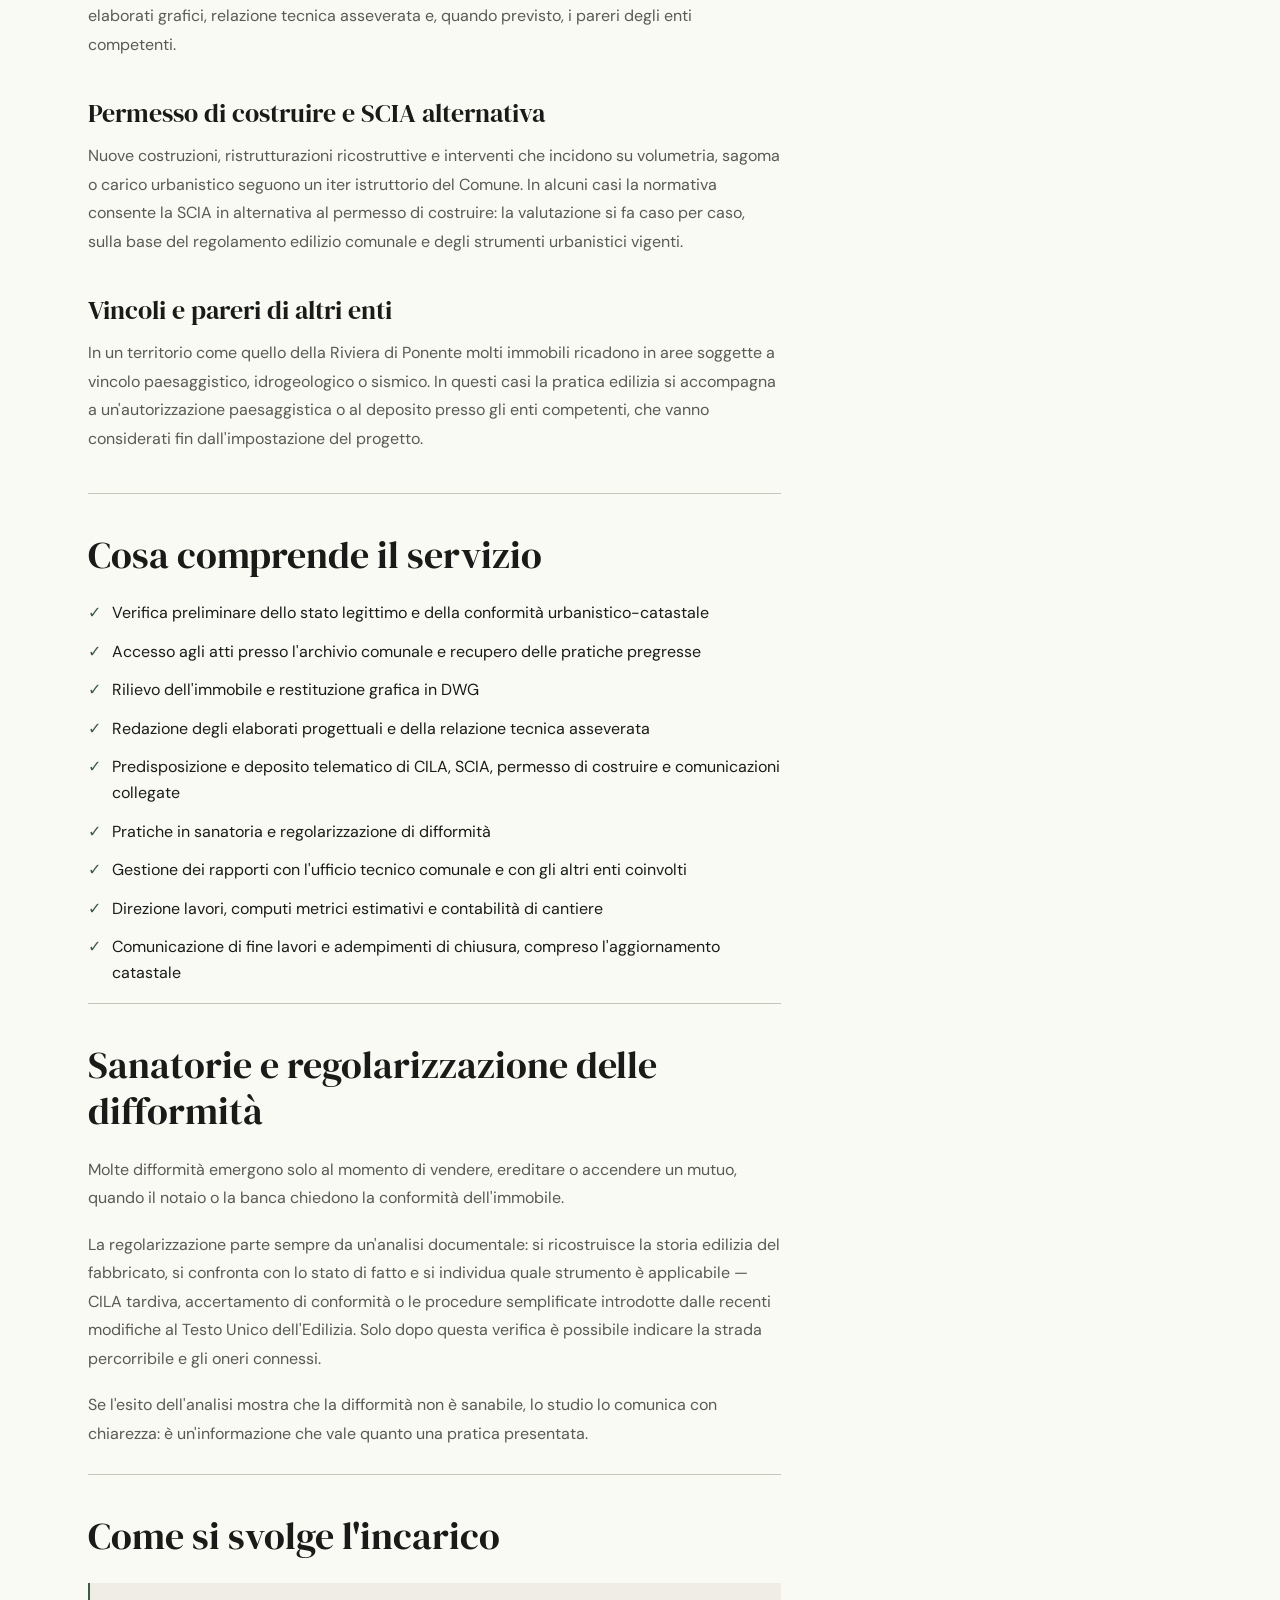
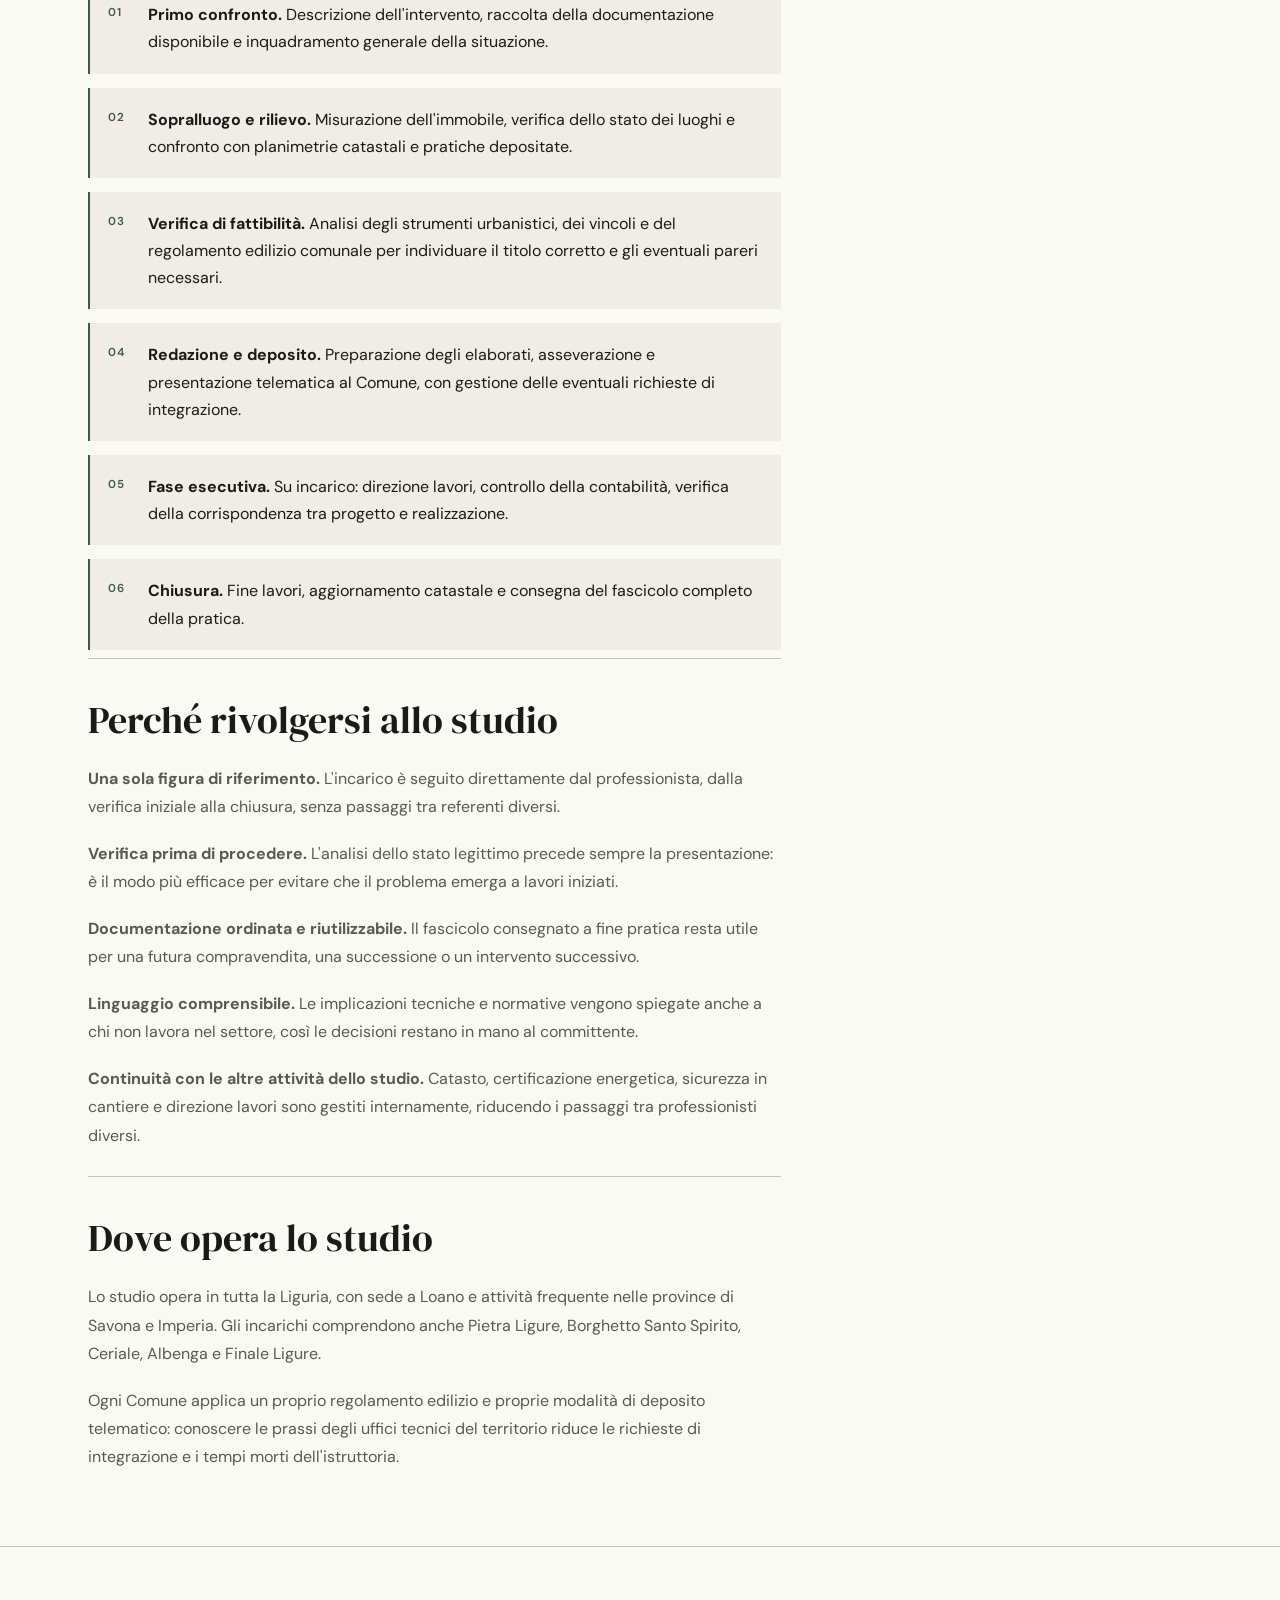
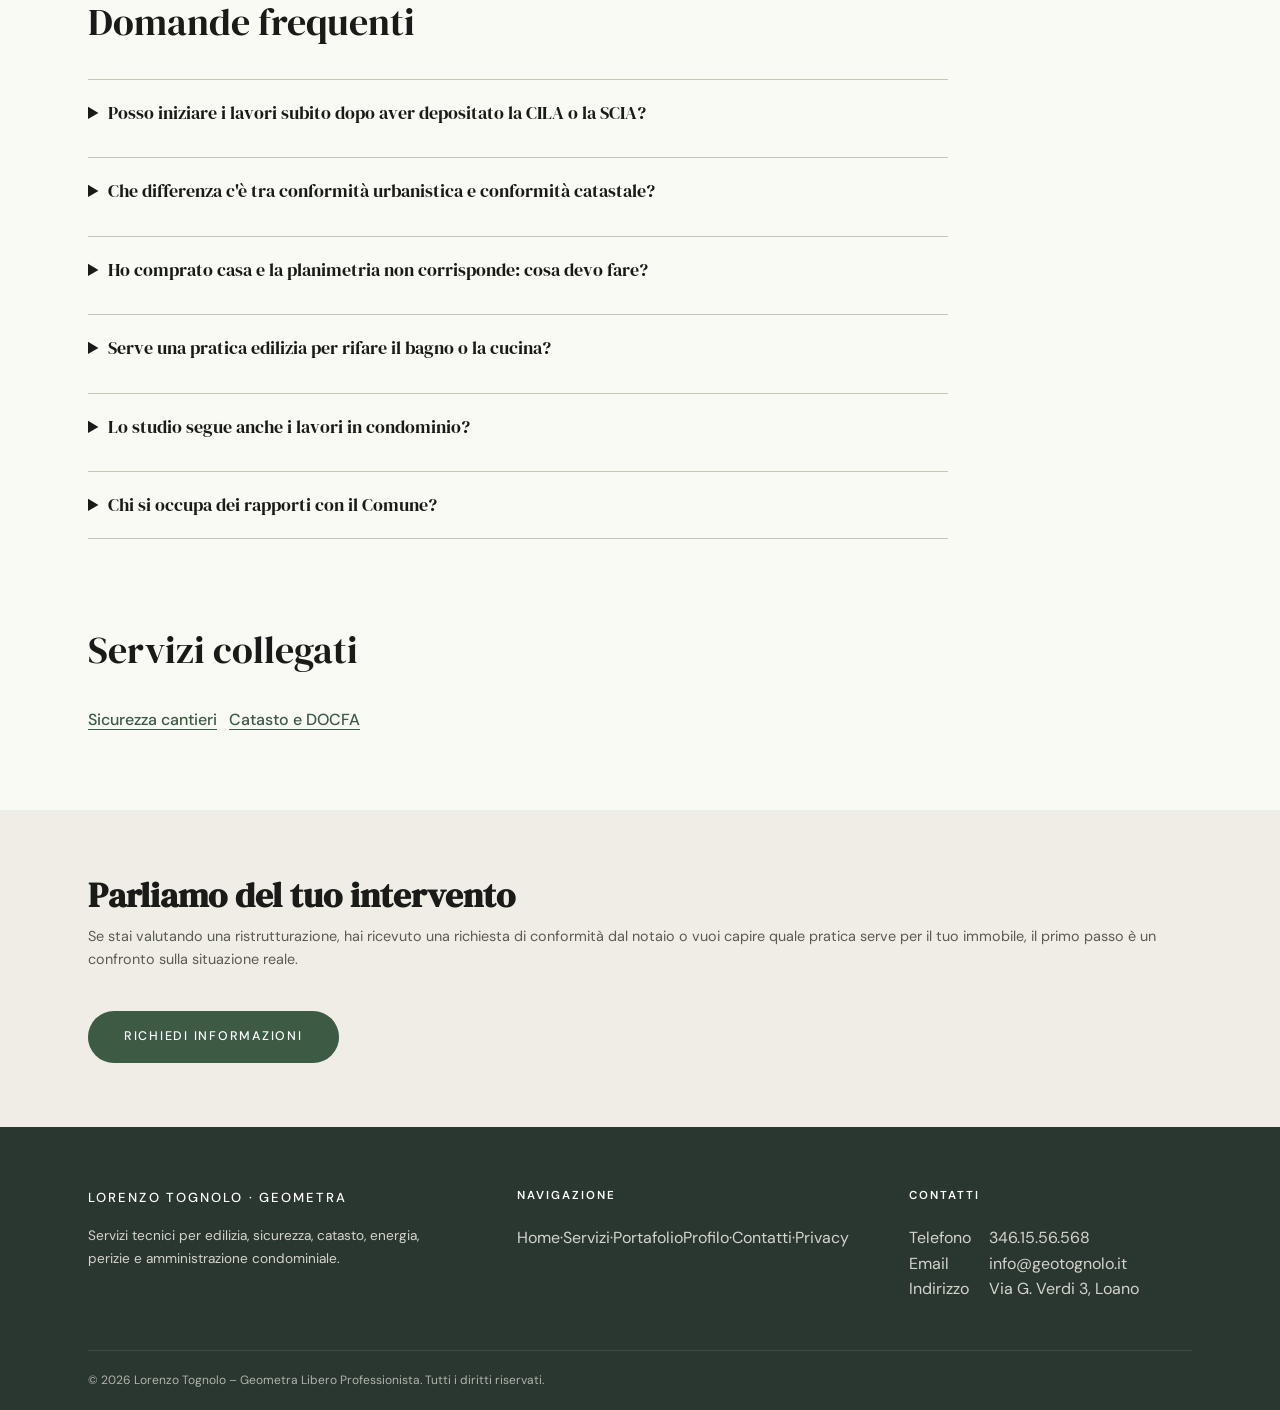
<file: servizi/pratiche-edilizie-cila-scia.html>
<!DOCTYPE html>
<html lang="it">
<head>
<meta charset="UTF-8">
<meta name="viewport" content="width=device-width, initial-scale=1.0">
<title>Pratiche edilizie CILA e SCIA a Loano (SV) | Geom. Tognolo</title>
<meta name="description" content="CILA, SCIA, permesso di costruire e sanatorie a Loano e in tutta la Liguria. Studio tecnico del Geom. Lorenzo Tognolo, iscritto all'Albo di Savona.">
<link rel="canonical" href="https://www.geotognolo.it/servizi/pratiche-edilizie-cila-scia.html">
<script type="application/ld+json">{"@context":"https://schema.org","@graph":[{"@type":"Service","@id":"https://www.geotognolo.it/servizi/pratiche-edilizie-cila-scia.html#service","name":"Pratiche edilizie, CILA e SCIA","serviceType":"Pratiche edilizie, CILA e SCIA","description":"CILA, SCIA, permesso di costruire e sanatorie a Loano e in tutta la Liguria. Studio tecnico del Geom. Lorenzo Tognolo, iscritto all'Albo di Savona.","url":"https://www.geotognolo.it/servizi/pratiche-edilizie-cila-scia.html","provider":{"@id":"https://www.geotognolo.it/#business"},"areaServed":[{"@type":"AdministrativeArea","name":"Liguria"},{"@type":"AdministrativeArea","name":"Provincia di Savona"},{"@type":"AdministrativeArea","name":"Provincia di Imperia"}]},{"@type":"WebPage","@id":"https://www.geotognolo.it/servizi/pratiche-edilizie-cila-scia.html#webpage","url":"https://www.geotognolo.it/servizi/pratiche-edilizie-cila-scia.html","name":"Pratiche edilizie CILA e SCIA a Loano (SV) | Geom. Tognolo","isPartOf":{"@id":"https://www.geotognolo.it/#website"},"about":{"@id":"https://www.geotognolo.it/servizi/pratiche-edilizie-cila-scia.html#service"},"inLanguage":"it-IT"},{"@type":"BreadcrumbList","@id":"https://www.geotognolo.it/servizi/pratiche-edilizie-cila-scia.html#breadcrumb","itemListElement":[{"@type":"ListItem","position":1,"name":"Home","item":"https://www.geotognolo.it/"},{"@type":"ListItem","position":2,"name":"Servizi","item":"https://www.geotognolo.it/servizi.html"},{"@type":"ListItem","position":3,"name":"Pratiche edilizie, CILA e SCIA","item":"https://www.geotognolo.it/servizi/pratiche-edilizie-cila-scia.html"}]},{"@type":"FAQPage","@id":"https://www.geotognolo.it/servizi/pratiche-edilizie-cila-scia.html#faq","mainEntity":[{"@type":"Question","name":"Posso iniziare i lavori subito dopo aver depositato la CILA o la SCIA?","acceptedAnswer":{"@type":"Answer","text":"CILA e SCIA producono effetto dal momento del deposito, ma solo se la pratica è completa e se non sono richiesti atti di assenso di altri enti. Quando è previsto un parere preventivo — per esempio l'autorizzazione paesaggistica — i lavori non possono partire prima del suo rilascio."}},{"@type":"Question","name":"Che differenza c'è tra conformità urbanistica e conformità catastale?","acceptedAnswer":{"@type":"Answer","text":"La conformità urbanistica riguarda la corrispondenza tra l'immobile e i titoli edilizi rilasciati dal Comune; quella catastale riguarda la corrispondenza con la planimetria depositata al Catasto. Sono due verifiche distinte e un immobile può risultare regolare per una e non per l'altra."}},{"@type":"Question","name":"Ho comprato casa e la planimetria non corrisponde: cosa devo fare?","acceptedAnswer":{"@type":"Answer","text":"Il primo passo è capire quando e come è nata la difformità, recuperando le pratiche depositate in Comune. Da lì si stabilisce se si tratta di una tolleranza costruttiva, di una variazione da aggiornare al Catasto o di un abuso che richiede una procedura di sanatoria."}},{"@type":"Question","name":"Serve una pratica edilizia per rifare il bagno o la cucina?","acceptedAnswer":{"@type":"Answer","text":"Dipende dalle opere. Se si sostituiscono finiture e sanitari senza toccare impianti principali, tramezzi o aperture, spesso rientra nell'edilizia libera. Se si spostano pareti o si rifanno gli impianti, di norma serve almeno una CILA. La verifica preventiva chiarisce il caso specifico."}},{"@type":"Question","name":"Lo studio segue anche i lavori in condominio?","acceptedAnswer":{"@type":"Answer","text":"Sì. Gli interventi sulle parti comuni — facciate, lastrici solari, coperture — richiedono una gestione coordinata tra pratica edilizia, sicurezza in cantiere e rapporti con l'assemblea e l'impresa esecutrice."}},{"@type":"Question","name":"Chi si occupa dei rapporti con il Comune?","acceptedAnswer":{"@type":"Answer","text":"Il deposito telematico, le comunicazioni e la gestione delle eventuali richieste di integrazione sono a carico dello studio."}}]}]}</script>
<link rel="preconnect" href="https://fonts.googleapis.com">
<link rel="preconnect" href="https://fonts.gstatic.com" crossorigin>
<link rel="preload" href="https://fonts.googleapis.com/css2?family=DM+Serif+Display:ital@0;1&family=DM+Sans:ital,opsz,wght@0,9..40,300..700;1,9..40,300..700&display=swap" as="style" onload="this.onload=null;this.rel='stylesheet'">
<noscript><link href="https://fonts.googleapis.com/css2?family=DM+Serif+Display:ital@0;1&family=DM+Sans:ital,opsz,wght@0,9..40,300..700;1,9..40,300..700&display=swap" rel="stylesheet"></noscript>
<link rel="stylesheet" href="../style.css">
</head>
<body>
<header class="site-header" id="header"><div class="header-inner">
  <a href="../index.html" class="site-logo">Lorenzo Tognolo · Geometra</a>
  <nav class="nav-desktop">
    <a href="../index.html">Home</a><a href="../servizi.html" class="active">Servizi</a><a href="../portafolio.html">Portafolio</a><a href="../profilo.html">Profilo</a><a href="../contatti.html">Contatti</a><a href="../privacy.html">Privacy</a>
  </nav>
  <button class="nav-toggle" id="navToggle" aria-label="Menu"><span></span><span></span><span></span></button>
</div></header>
<nav class="nav-mobile" id="navMobile">
  <a href="../index.html">Home</a><a href="../servizi.html">Servizi</a><a href="../portafolio.html">Portafolio</a><a href="../profilo.html">Profilo</a><a href="../contatti.html">Contatti</a><a href="../privacy.html">Privacy</a>
</nav>
<main id="main-content">
<section class="page-hero"><div class="container">
  <nav class="breadcrumb" aria-label="Breadcrumb"><a href="../index.html">Home</a><span class="breadcrumb-sep">/</span><a href="../servizi.html">Servizi</a><span class="breadcrumb-sep">/</span><span>Pratiche edilizie, CILA e SCIA</span></nav>
  <p class="page-hero-label">Edilizia e progettazione</p>
  <h1 class="page-hero-title page-hero-title-lg">Pratiche edilizie a Loano: CILA, SCIA e permesso di costruire</h1>
  <p class="page-hero-desc">Prima di aprire un cantiere, anche piccolo, occorre capire quale titolo edilizio serve e cosa deve contenere. Un intervento avviato con la pratica sbagliata può bloccarsi, richiedere una regolarizzazione successiva o creare problemi in fase di vendita.</p>
</div></section>
<section class="service-landing"><div class="container"><div class="service-landing-grid">
  <article class="service-landing-main service-longform">
    <p class="service-lead">Lo studio del <strong>Geom. Lorenzo Tognolo</strong>, con sede a Loano (SV), segue la parte tecnica e documentale delle pratiche edilizie per privati, imprese, condomini e agenzie immobiliari: dalla verifica preliminare dello stato legittimo fino al deposito in Comune e alla chiusura dell'iter. L'attività si svolge in tutta la Liguria, con presenza frequente nelle province di Savona e Imperia.</p>
    <section class="service-copy-section"><h2>Quale titolo edilizio serve per il tuo intervento</h2>
<p>La scelta dipende dal tipo di opera, non dalla sua dimensione. Prima di qualsiasi presentazione si verifica lo stato legittimo dell'immobile confrontando pratiche comunali, planimetria catastale e situazione reale.</p>
<nav class="service-anchor-nav" aria-label="Sezioni sui titoli edilizi">
  <span class="service-anchor-label">Vai alla sezione</span>
  <a href="#edilizia-libera">Edilizia libera</a>
  <a href="#cila">CILA</a>
  <a href="#scia">SCIA</a>
  <a href="#permesso-di-costruire">Permesso di costruire</a>
  <a href="#vincoli-e-pareri">Vincoli e pareri</a>
</nav>
<h3 id="edilizia-libera">Edilizia libera</h3>
<p>Alcune opere di manutenzione ordinaria non richiedono un titolo abilitativo. Anche in questi casi è utile una verifica preventiva: se l'intervento tocca parti strutturali, prospetti o destinazioni d'uso, esce dall'edilizia libera.</p>
<h3 id="cila">CILA — Comunicazione Inizio Lavori Asseverata</h3>
<p>È il titolo più frequente per la manutenzione straordinaria che non interessa le strutture portanti: rifacimento di impianti, spostamento di tramezzi, nuovi bagni, modifiche interne alla distribuzione. La comunicazione è asseverata da un tecnico abilitato e depositata in Comune prima dell'avvio dei lavori.</p>
<h3 id="scia">SCIA — Segnalazione Certificata di Inizio Attività</h3>
<p>Serve per gli interventi di maggiore incidenza: manutenzione straordinaria con opere strutturali, restauro e risanamento conservativo, alcune ristrutturazioni edilizie. Richiede elaborati grafici, relazione tecnica asseverata e, quando previsto, i pareri degli enti competenti.</p>
<h3 id="permesso-di-costruire">Permesso di costruire e SCIA alternativa</h3>
<p>Nuove costruzioni, ristrutturazioni ricostruttive e interventi che incidono su volumetria, sagoma o carico urbanistico seguono un iter istruttorio del Comune. In alcuni casi la normativa consente la SCIA in alternativa al permesso di costruire: la valutazione si fa caso per caso, sulla base del regolamento edilizio comunale e degli strumenti urbanistici vigenti.</p>
<h3 id="vincoli-e-pareri">Vincoli e pareri di altri enti</h3>
<p>In un territorio come quello della Riviera di Ponente molti immobili ricadono in aree soggette a vincolo paesaggistico, idrogeologico o sismico. In questi casi la pratica edilizia si accompagna a un'autorizzazione paesaggistica o al deposito presso gli enti competenti, che vanno considerati fin dall'impostazione del progetto.</p>
</section>
<section class="service-copy-section"><h2>Cosa comprende il servizio</h2>
<ul class="service-list service-list-detailed"><li>Verifica preliminare dello stato legittimo e della conformità urbanistico-catastale</li><li>Accesso agli atti presso l'archivio comunale e recupero delle pratiche pregresse</li><li>Rilievo dell'immobile e restituzione grafica in DWG</li><li>Redazione degli elaborati progettuali e della relazione tecnica asseverata</li><li>Predisposizione e deposito telematico di CILA, SCIA, permesso di costruire e comunicazioni collegate</li><li>Pratiche in sanatoria e regolarizzazione di difformità</li><li>Gestione dei rapporti con l'ufficio tecnico comunale e con gli altri enti coinvolti</li><li>Direzione lavori, computi metrici estimativi e contabilità di cantiere</li><li>Comunicazione di fine lavori e adempimenti di chiusura, compreso l'aggiornamento catastale</li></ul>
</section>
<section class="service-copy-section"><h2>Sanatorie e regolarizzazione delle difformità</h2>
<p>Molte difformità emergono solo al momento di vendere, ereditare o accendere un mutuo, quando il notaio o la banca chiedono la conformità dell'immobile.</p>
<p>La regolarizzazione parte sempre da un'analisi documentale: si ricostruisce la storia edilizia del fabbricato, si confronta con lo stato di fatto e si individua quale strumento è applicabile — CILA tardiva, accertamento di conformità o le procedure semplificate introdotte dalle recenti modifiche al Testo Unico dell'Edilizia. Solo dopo questa verifica è possibile indicare la strada percorribile e gli oneri connessi.</p>
<p>Se l'esito dell'analisi mostra che la difformità non è sanabile, lo studio lo comunica con chiarezza: è un'informazione che vale quanto una pratica presentata.</p>
</section>
<section class="service-copy-section"><h2>Come si svolge l'incarico</h2>
<ol class="service-process-list"><li><strong>Primo confronto.</strong> Descrizione dell'intervento, raccolta della documentazione disponibile e inquadramento generale della situazione.</li><li><strong>Sopralluogo e rilievo.</strong> Misurazione dell'immobile, verifica dello stato dei luoghi e confronto con planimetrie catastali e pratiche depositate.</li><li><strong>Verifica di fattibilità.</strong> Analisi degli strumenti urbanistici, dei vincoli e del regolamento edilizio comunale per individuare il titolo corretto e gli eventuali pareri necessari.</li><li><strong>Redazione e deposito.</strong> Preparazione degli elaborati, asseverazione e presentazione telematica al Comune, con gestione delle eventuali richieste di integrazione.</li><li><strong>Fase esecutiva.</strong> Su incarico: direzione lavori, controllo della contabilità, verifica della corrispondenza tra progetto e realizzazione.</li><li><strong>Chiusura.</strong> Fine lavori, aggiornamento catastale e consegna del fascicolo completo della pratica.</li></ol>
</section>
<section class="service-copy-section"><h2>Perché rivolgersi allo studio</h2>
<p><strong>Una sola figura di riferimento.</strong> L'incarico è seguito direttamente dal professionista, dalla verifica iniziale alla chiusura, senza passaggi tra referenti diversi.</p>
<p><strong>Verifica prima di procedere.</strong> L'analisi dello stato legittimo precede sempre la presentazione: è il modo più efficace per evitare che il problema emerga a lavori iniziati.</p>
<p><strong>Documentazione ordinata e riutilizzabile.</strong> Il fascicolo consegnato a fine pratica resta utile per una futura compravendita, una successione o un intervento successivo.</p>
<p><strong>Linguaggio comprensibile.</strong> Le implicazioni tecniche e normative vengono spiegate anche a chi non lavora nel settore, così le decisioni restano in mano al committente.</p>
<p><strong>Continuità con le altre attività dello studio.</strong> Catasto, certificazione energetica, sicurezza in cantiere e direzione lavori sono gestiti internamente, riducendo i passaggi tra professionisti diversi.</p>
</section>
<section class="service-copy-section"><h2>Dove opera lo studio</h2>
<p>Lo studio opera in tutta la Liguria, con sede a Loano e attività frequente nelle province di Savona e Imperia. Gli incarichi comprendono anche Pietra Ligure, Borghetto Santo Spirito, Ceriale, Albenga e Finale Ligure.</p>
<p>Ogni Comune applica un proprio regolamento edilizio e proprie modalità di deposito telematico: conoscere le prassi degli uffici tecnici del territorio riduce le richieste di integrazione e i tempi morti dell'istruttoria.</p>
</section>
  </article>
  <aside class="service-landing-aside">
    <p class="service-aside-label">Studio tecnico · Loano</p>
    <h2>Parliamo del tuo caso</h2>
    <p>Raccontaci l’immobile, il lavoro o il problema da affrontare. Ti risponderemo con le prime indicazioni utili sui passaggi da verificare.</p> 
    <a href="../contatti.html" class="btn-cta">Richiedi informazioni</a>
  </aside>
</div></div></section>
<section class="service-faq-section"><div class="container">
  <h2 class="service-faq-title">Domande frequenti</h2>
  <div class="service-faq-list"><details><summary>Posso iniziare i lavori subito dopo aver depositato la CILA o la SCIA?</summary><p>CILA e SCIA producono effetto dal momento del deposito, ma solo se la pratica è completa e se non sono richiesti atti di assenso di altri enti. Quando è previsto un parere preventivo — per esempio l'autorizzazione paesaggistica — i lavori non possono partire prima del suo rilascio.</p></details>
<details><summary>Che differenza c'è tra conformità urbanistica e conformità catastale?</summary><p>La conformità urbanistica riguarda la corrispondenza tra l'immobile e i titoli edilizi rilasciati dal Comune; quella catastale riguarda la corrispondenza con la planimetria depositata al Catasto. Sono due verifiche distinte e un immobile può risultare regolare per una e non per l'altra.</p></details>
<details><summary>Ho comprato casa e la planimetria non corrisponde: cosa devo fare?</summary><p>Il primo passo è capire quando e come è nata la difformità, recuperando le pratiche depositate in Comune. Da lì si stabilisce se si tratta di una tolleranza costruttiva, di una variazione da aggiornare al Catasto o di un abuso che richiede una procedura di sanatoria.</p></details>
<details><summary>Serve una pratica edilizia per rifare il bagno o la cucina?</summary><p>Dipende dalle opere. Se si sostituiscono finiture e sanitari senza toccare impianti principali, tramezzi o aperture, spesso rientra nell'edilizia libera. Se si spostano pareti o si rifanno gli impianti, di norma serve almeno una CILA. La verifica preventiva chiarisce il caso specifico.</p></details>
<details><summary>Lo studio segue anche i lavori in condominio?</summary><p>Sì. Gli interventi sulle parti comuni — facciate, lastrici solari, coperture — richiedono una gestione coordinata tra pratica edilizia, sicurezza in cantiere e rapporti con l'assemblea e l'impresa esecutrice.</p></details>
<details><summary>Chi si occupa dei rapporti con il Comune?</summary><p>Il deposito telematico, le comunicazioni e la gestione delle eventuali richieste di integrazione sono a carico dello studio.</p></details></div>
</div></section>
<section class="service-related"><div class="container">
  <h2 class="service-related-title">Servizi collegati</h2>
  <div class="service-related-links"><a href="sicurezza-cantieri-csp-cse.html">Sicurezza cantieri</a><a href="catasto-docfa-rre.html">Catasto e DOCFA</a></div>
</div></section>
<section class="cta-band"><div class="container"><div class="cta-band-inner">
  <div><h2 class="cta-band-title">Parliamo del tuo intervento</h2><p class="cta-band-subtitle">Se stai valutando una ristrutturazione, hai ricevuto una richiesta di conformità dal notaio o vuoi capire quale pratica serve per il tuo immobile, il primo passo è un confronto sulla situazione reale.</p></div>
  <a href="../contatti.html" class="btn-cta">Richiedi informazioni</a>
</div></div></section>
</main>
<footer class="site-footer"><div class="container">
  <div class="footer-grid">
    <div class="footer-col-brand"><p class="footer-brand">Lorenzo Tognolo · Geometra</p><p class="footer-desc">Servizi tecnici per edilizia, sicurezza, catasto, energia, perizie e amministrazione condominiale.</p></div>
    <div class="footer-col-nav"><div class="footer-nav-block"><p class="footer-heading">Navigazione</p><nav class="footer-nav-inline"><span class="footer-nav-row"><a href="../index.html">Home</a><span class="footer-sep">·</span><a href="../servizi.html">Servizi</a><span class="footer-sep">·</span><a href="../portafolio.html">Portafolio</a></span><span class="footer-nav-row"><a href="../profilo.html">Profilo</a><span class="footer-sep">·</span><a href="../contatti.html">Contatti</a><span class="footer-sep">·</span><a href="../privacy.html">Privacy</a></span></nav></div></div>
    <div class="footer-col-contacts"><p class="footer-heading">Contatti</p><div class="footer-contacts-top-row"><p class="footer-contact-inline"><span class="footer-contact-label">Telefono</span><span class="footer-contact-value">346.15.56.568</span></p><p class="footer-contact-inline"><span class="footer-contact-label">Email</span><span class="footer-contact-value">info@geotognolo.it</span></p></div><p class="footer-contact-inline footer-contact-address"><span class="footer-contact-label">Indirizzo</span><span class="footer-contact-value">Via G. Verdi 3, Loano</span></p></div>
  </div>
  <div class="footer-bottom"><p>&copy; 2026 Lorenzo Tognolo – Geometra Libero Professionista. Tutti i diritti riservati.</p></div>
</div></footer>
<script src="../script.js"></script>
</body>
</html>
</file>
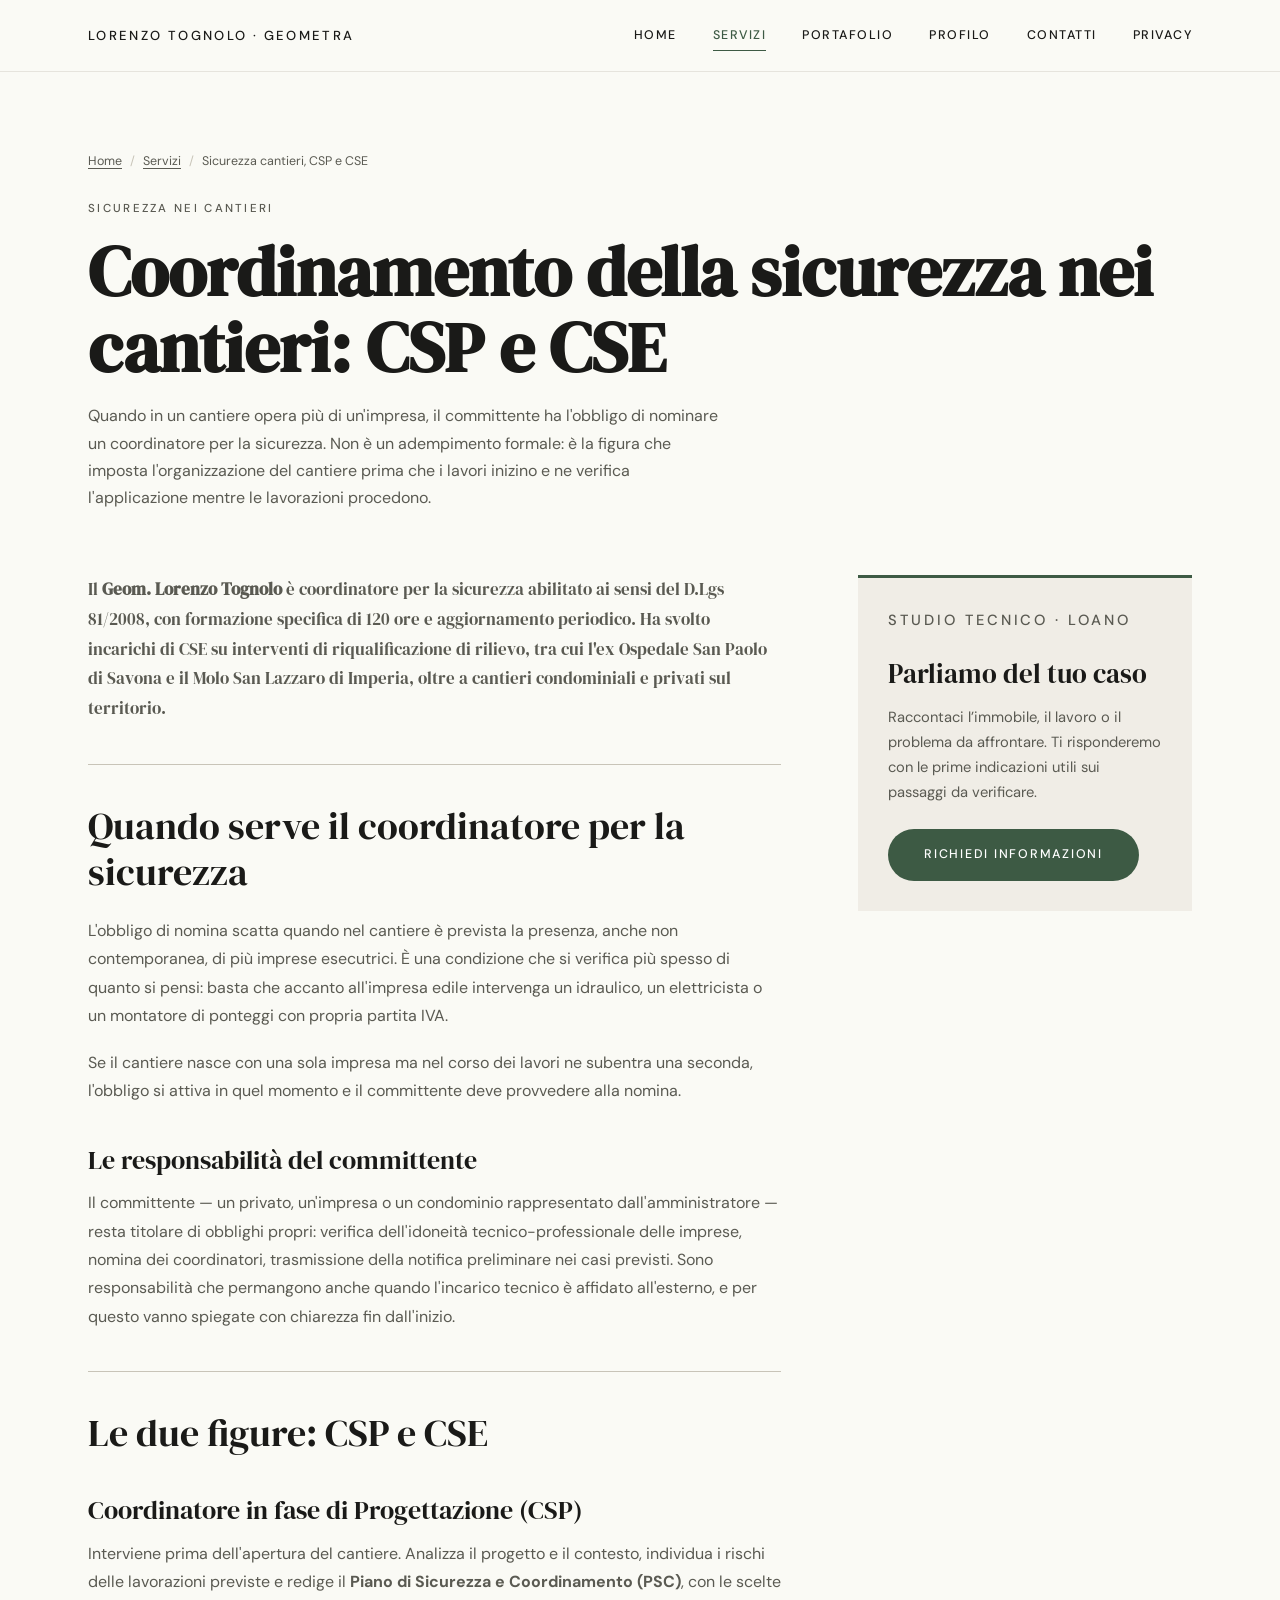
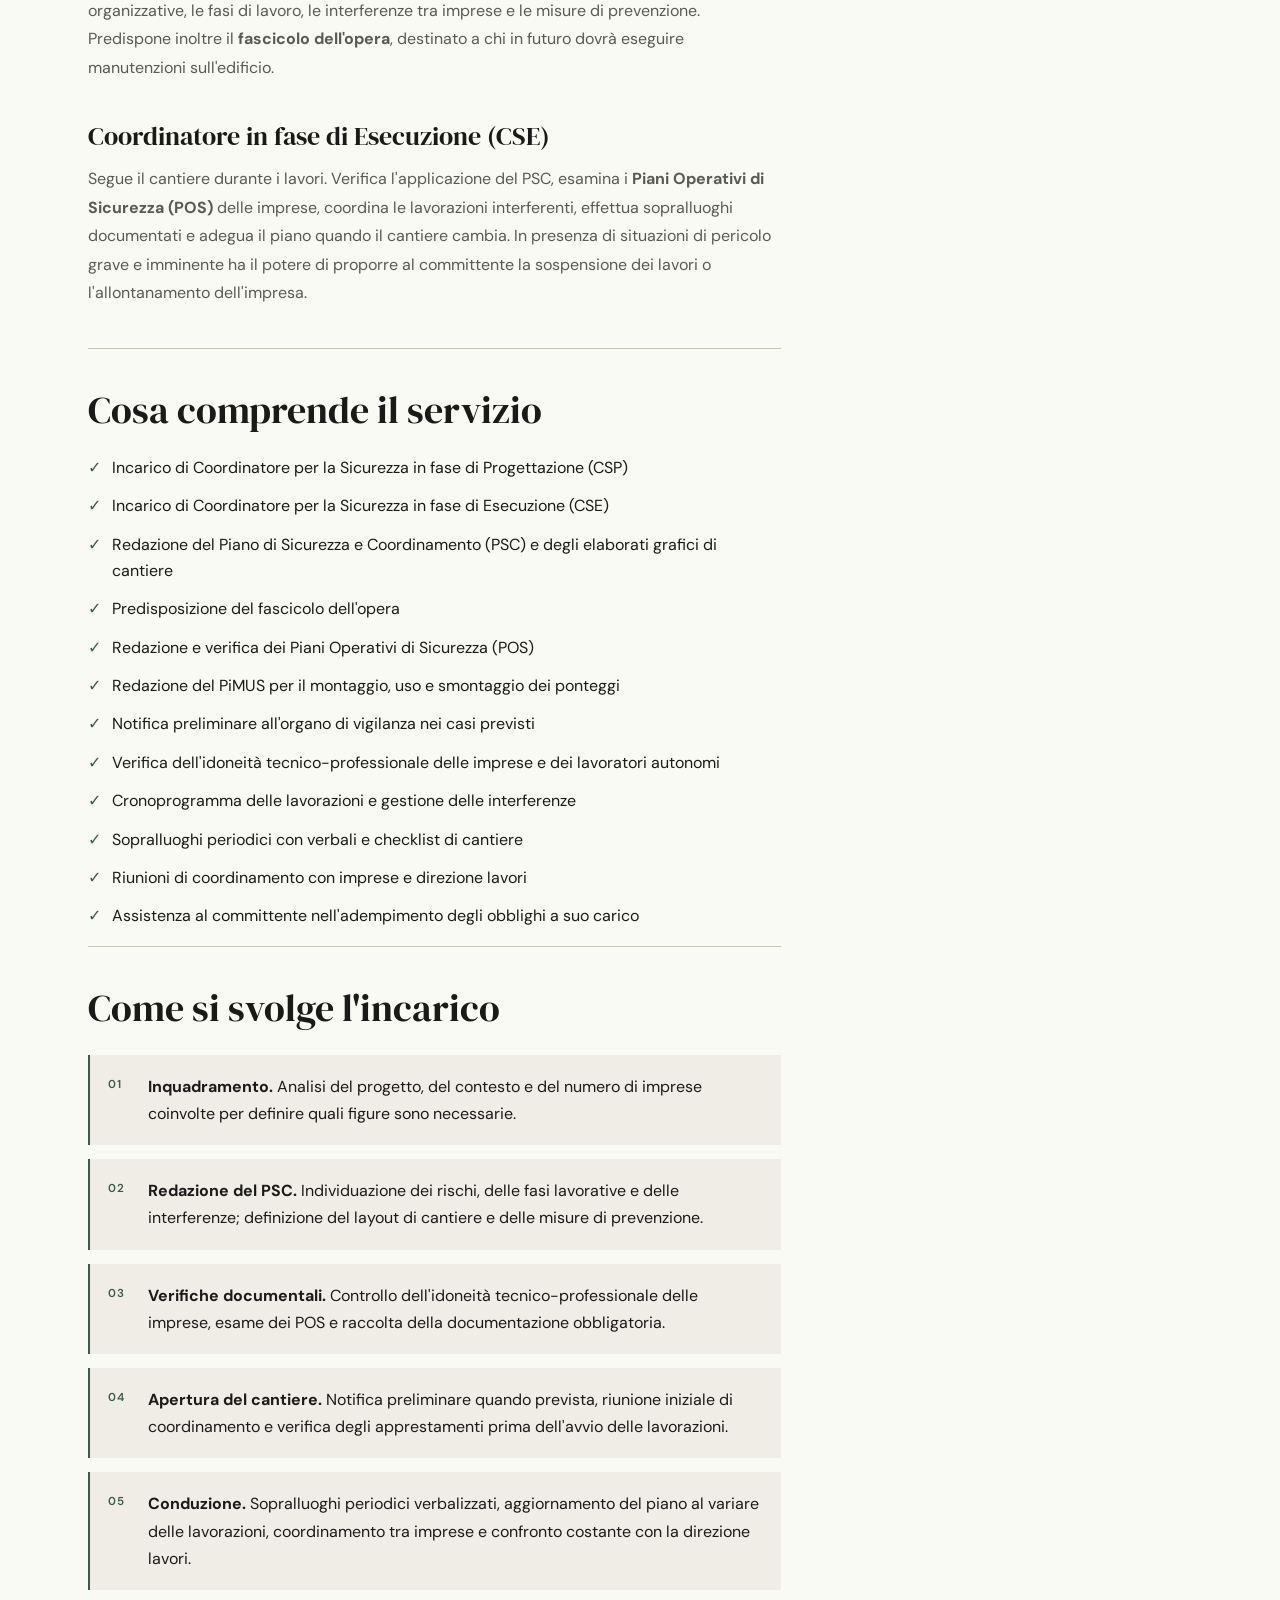
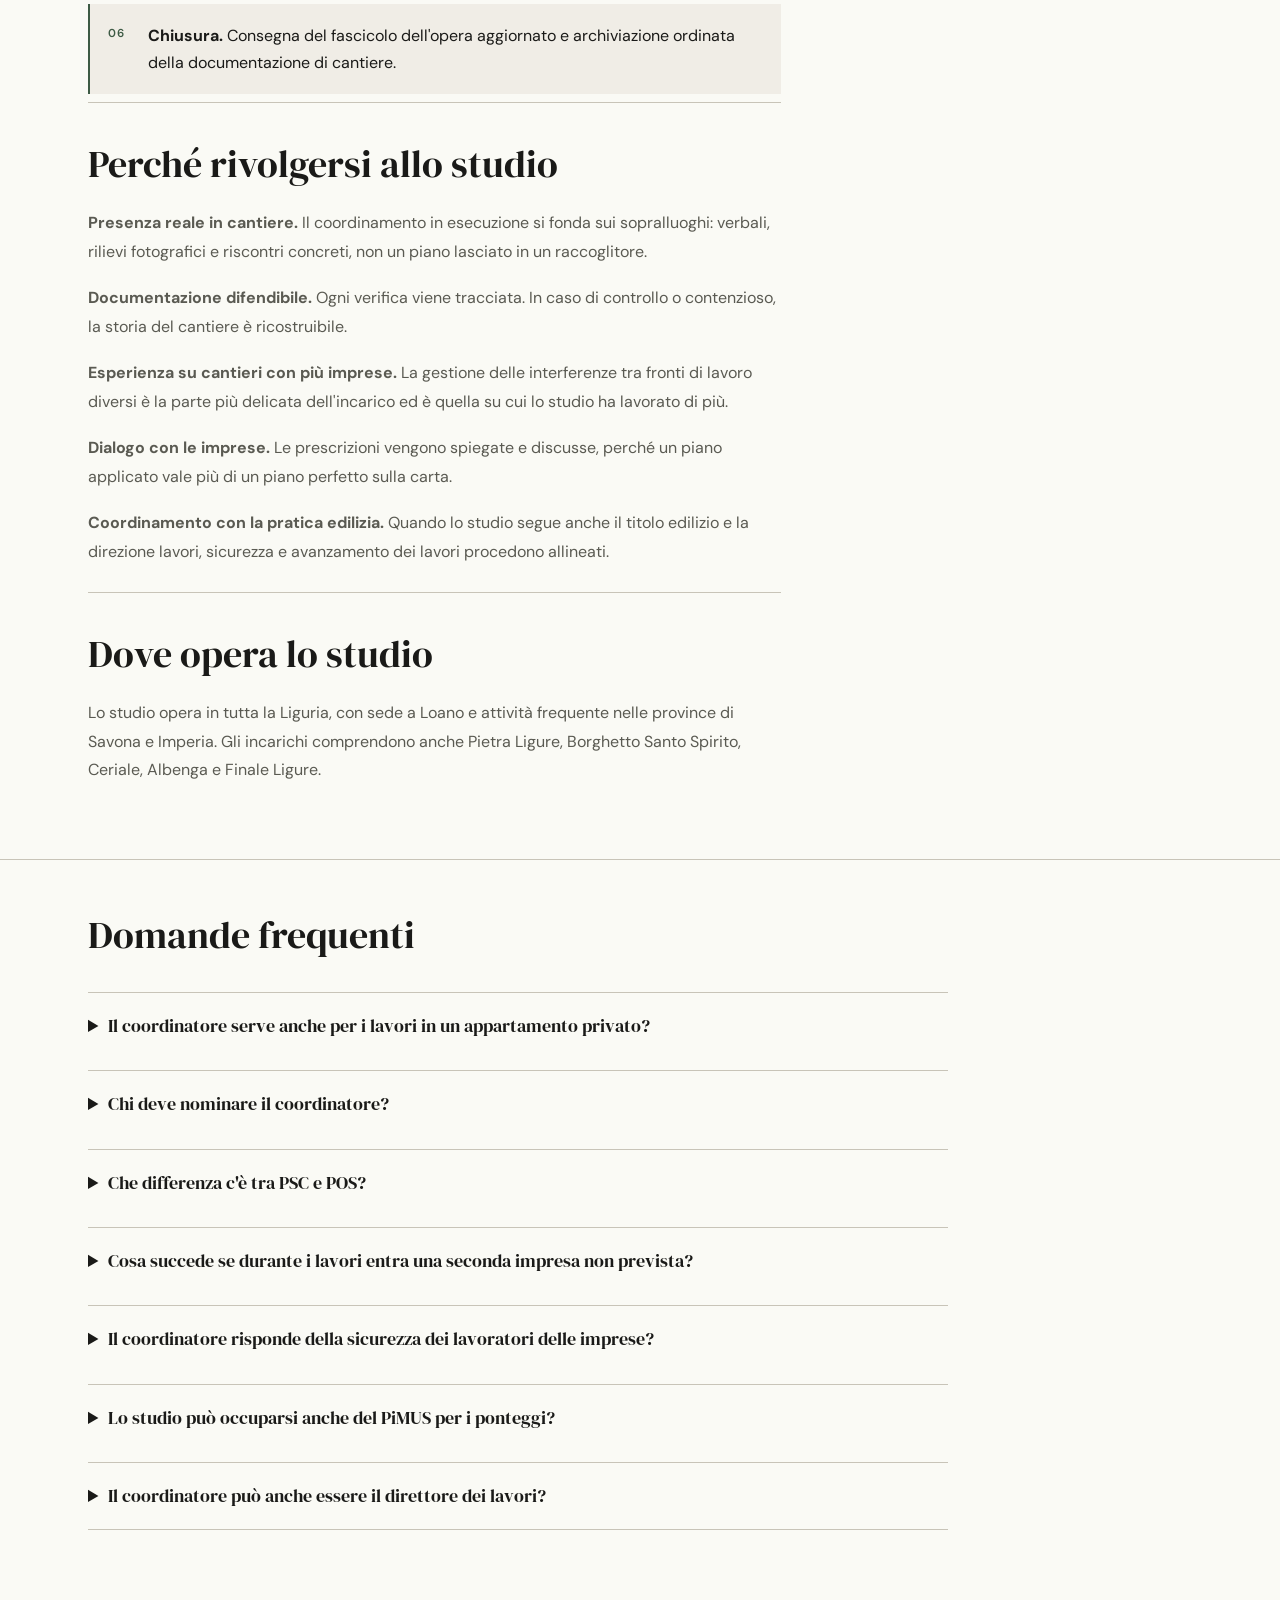
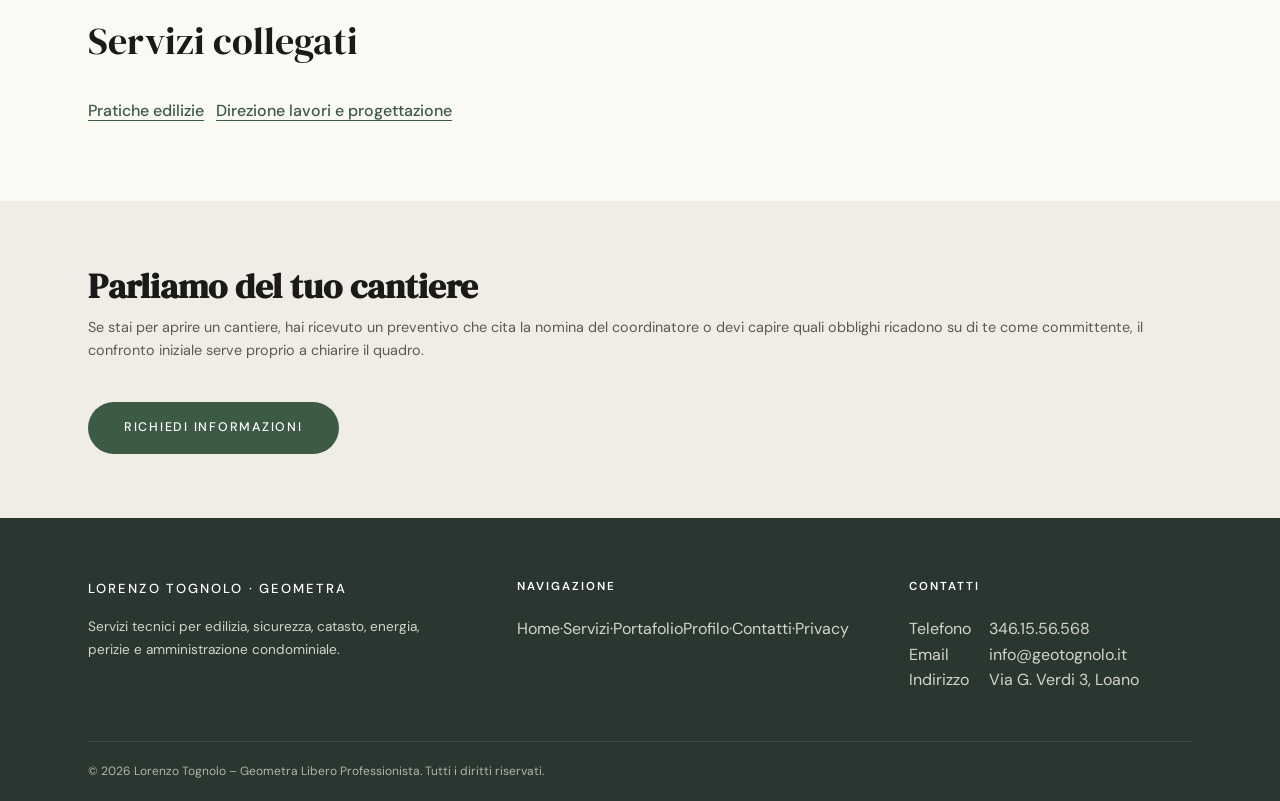
<file: servizi/sicurezza-cantieri-csp-cse.html>
<!DOCTYPE html>
<html lang="it">
<head>
<meta charset="UTF-8">
<meta name="viewport" content="width=device-width, initial-scale=1.0">
<title>Coordinatore sicurezza cantieri CSP e CSE | Savona e Imperia</title>
<meta name="description" content="Coordinamento sicurezza in fase di progettazione ed esecuzione, PSC, POS e PiMUS. Geom. Lorenzo Tognolo, coordinatore abilitato D.Lgs 81/2008.">
<link rel="canonical" href="https://www.geotognolo.it/servizi/sicurezza-cantieri-csp-cse.html">
<script type="application/ld+json">{"@context":"https://schema.org","@graph":[{"@type":"Service","@id":"https://www.geotognolo.it/servizi/sicurezza-cantieri-csp-cse.html#service","name":"Sicurezza cantieri, CSP e CSE","serviceType":"Sicurezza cantieri, CSP e CSE","description":"Coordinamento sicurezza in fase di progettazione ed esecuzione, PSC, POS e PiMUS. Geom. Lorenzo Tognolo, coordinatore abilitato D.Lgs 81/2008.","url":"https://www.geotognolo.it/servizi/sicurezza-cantieri-csp-cse.html","provider":{"@id":"https://www.geotognolo.it/#business"},"areaServed":[{"@type":"AdministrativeArea","name":"Liguria"},{"@type":"AdministrativeArea","name":"Provincia di Savona"},{"@type":"AdministrativeArea","name":"Provincia di Imperia"}]},{"@type":"WebPage","@id":"https://www.geotognolo.it/servizi/sicurezza-cantieri-csp-cse.html#webpage","url":"https://www.geotognolo.it/servizi/sicurezza-cantieri-csp-cse.html","name":"Coordinatore sicurezza cantieri CSP e CSE | Savona e Imperia","isPartOf":{"@id":"https://www.geotognolo.it/#website"},"about":{"@id":"https://www.geotognolo.it/servizi/sicurezza-cantieri-csp-cse.html#service"},"inLanguage":"it-IT"},{"@type":"BreadcrumbList","@id":"https://www.geotognolo.it/servizi/sicurezza-cantieri-csp-cse.html#breadcrumb","itemListElement":[{"@type":"ListItem","position":1,"name":"Home","item":"https://www.geotognolo.it/"},{"@type":"ListItem","position":2,"name":"Servizi","item":"https://www.geotognolo.it/servizi.html"},{"@type":"ListItem","position":3,"name":"Sicurezza cantieri, CSP e CSE","item":"https://www.geotognolo.it/servizi/sicurezza-cantieri-csp-cse.html"}]},{"@type":"FAQPage","@id":"https://www.geotognolo.it/servizi/sicurezza-cantieri-csp-cse.html#faq","mainEntity":[{"@type":"Question","name":"Il coordinatore serve anche per i lavori in un appartamento privato?","acceptedAnswer":{"@type":"Answer","text":"Sì, se nel cantiere intervengono più imprese esecutrici, anche in momenti diversi. La dimensione dell'intervento non è il criterio: lo è il numero di soggetti che lavorano nel cantiere."}},{"@type":"Question","name":"Chi deve nominare il coordinatore?","acceptedAnswer":{"@type":"Answer","text":"Il committente, cioè chi commissiona l'opera. Nei condomini il committente è il condominio e la nomina viene formalizzata dall'amministratore sulla base della delibera assembleare."}},{"@type":"Question","name":"Che differenza c'è tra PSC e POS?","acceptedAnswer":{"@type":"Answer","text":"Il PSC è redatto dal coordinatore e riguarda il cantiere nel suo complesso, comprese le interferenze tra imprese. Il POS è redatto da ciascuna impresa esecutrice e riguarda le proprie lavorazioni. Il coordinatore verifica la coerenza dei POS con il PSC."}},{"@type":"Question","name":"Cosa succede se durante i lavori entra una seconda impresa non prevista?","acceptedAnswer":{"@type":"Answer","text":"L'obbligo di nomina si attiva in quel momento. Il piano va aggiornato e la nuova impresa deve essere verificata e inserita nel coordinamento prima di iniziare a operare."}},{"@type":"Question","name":"Il coordinatore risponde della sicurezza dei lavoratori delle imprese?","acceptedAnswer":{"@type":"Answer","text":"No. Il datore di lavoro di ciascuna impresa resta responsabile della sicurezza dei propri dipendenti. Il coordinatore ha compiti di alta vigilanza sull'applicazione del piano e sulla gestione delle interferenze."}},{"@type":"Question","name":"Lo studio può occuparsi anche del PiMUS per i ponteggi?","acceptedAnswer":{"@type":"Answer","text":"Sì. Il PiMUS rientra tra i documenti predisposti dallo studio quando l'intervento prevede l'impiego di ponteggi."}},{"@type":"Question","name":"Il coordinatore può anche essere il direttore dei lavori?","acceptedAnswer":{"@type":"Answer","text":"Le due funzioni sono distinte e possono coesistere in capo allo stesso tecnico nei casi consentiti dalla normativa. La valutazione si fa in base alla tipologia di appalto e alla natura del committente."}}]}]}</script>
<link rel="preconnect" href="https://fonts.googleapis.com">
<link rel="preconnect" href="https://fonts.gstatic.com" crossorigin>
<link rel="preload" href="https://fonts.googleapis.com/css2?family=DM+Serif+Display:ital@0;1&family=DM+Sans:ital,opsz,wght@0,9..40,300..700;1,9..40,300..700&display=swap" as="style" onload="this.onload=null;this.rel='stylesheet'">
<noscript><link href="https://fonts.googleapis.com/css2?family=DM+Serif+Display:ital@0;1&family=DM+Sans:ital,opsz,wght@0,9..40,300..700;1,9..40,300..700&display=swap" rel="stylesheet"></noscript>
<link rel="stylesheet" href="../style.css">
</head>
<body>
<header class="site-header" id="header"><div class="header-inner">
  <a href="../index.html" class="site-logo">Lorenzo Tognolo · Geometra</a>
  <nav class="nav-desktop">
    <a href="../index.html">Home</a><a href="../servizi.html" class="active">Servizi</a><a href="../portafolio.html">Portafolio</a><a href="../profilo.html">Profilo</a><a href="../contatti.html">Contatti</a><a href="../privacy.html">Privacy</a>
  </nav>
  <button class="nav-toggle" id="navToggle" aria-label="Menu"><span></span><span></span><span></span></button>
</div></header>
<nav class="nav-mobile" id="navMobile">
  <a href="../index.html">Home</a><a href="../servizi.html">Servizi</a><a href="../portafolio.html">Portafolio</a><a href="../profilo.html">Profilo</a><a href="../contatti.html">Contatti</a><a href="../privacy.html">Privacy</a>
</nav>
<main id="main-content">
<section class="page-hero"><div class="container">
  <nav class="breadcrumb" aria-label="Breadcrumb"><a href="../index.html">Home</a><span class="breadcrumb-sep">/</span><a href="../servizi.html">Servizi</a><span class="breadcrumb-sep">/</span><span>Sicurezza cantieri, CSP e CSE</span></nav>
  <p class="page-hero-label">Sicurezza nei cantieri</p>
  <h1 class="page-hero-title page-hero-title-lg">Coordinamento della sicurezza nei cantieri: CSP e CSE</h1>
  <p class="page-hero-desc">Quando in un cantiere opera più di un'impresa, il committente ha l'obbligo di nominare un coordinatore per la sicurezza. Non è un adempimento formale: è la figura che imposta l'organizzazione del cantiere prima che i lavori inizino e ne verifica l'applicazione mentre le lavorazioni procedono.</p>
</div></section>
<section class="service-landing"><div class="container"><div class="service-landing-grid">
  <article class="service-landing-main service-longform">
    <p class="service-lead">Il <strong>Geom. Lorenzo Tognolo</strong> è coordinatore per la sicurezza abilitato ai sensi del D.Lgs 81/2008, con formazione specifica di 120 ore e aggiornamento periodico. Ha svolto incarichi di CSE su interventi di riqualificazione di rilievo, tra cui l'ex Ospedale San Paolo di Savona e il Molo San Lazzaro di Imperia, oltre a cantieri condominiali e privati sul territorio.</p>
    <section class="service-copy-section"><h2>Quando serve il coordinatore per la sicurezza</h2>
<p>L'obbligo di nomina scatta quando nel cantiere è prevista la presenza, anche non contemporanea, di più imprese esecutrici. È una condizione che si verifica più spesso di quanto si pensi: basta che accanto all'impresa edile intervenga un idraulico, un elettricista o un montatore di ponteggi con propria partita IVA.</p>
<p>Se il cantiere nasce con una sola impresa ma nel corso dei lavori ne subentra una seconda, l'obbligo si attiva in quel momento e il committente deve provvedere alla nomina.</p>
<h3>Le responsabilità del committente</h3>
<p>Il committente — un privato, un'impresa o un condominio rappresentato dall'amministratore — resta titolare di obblighi propri: verifica dell'idoneità tecnico-professionale delle imprese, nomina dei coordinatori, trasmissione della notifica preliminare nei casi previsti. Sono responsabilità che permangono anche quando l'incarico tecnico è affidato all'esterno, e per questo vanno spiegate con chiarezza fin dall'inizio.</p>
</section>
<section class="service-copy-section"><h2>Le due figure: CSP e CSE</h2>
<h3>Coordinatore in fase di Progettazione (CSP)</h3>
<p>Interviene prima dell'apertura del cantiere. Analizza il progetto e il contesto, individua i rischi delle lavorazioni previste e redige il <strong>Piano di Sicurezza e Coordinamento (PSC)</strong>, con le scelte organizzative, le fasi di lavoro, le interferenze tra imprese e le misure di prevenzione. Predispone inoltre il <strong>fascicolo dell'opera</strong>, destinato a chi in futuro dovrà eseguire manutenzioni sull'edificio.</p>
<h3>Coordinatore in fase di Esecuzione (CSE)</h3>
<p>Segue il cantiere durante i lavori. Verifica l'applicazione del PSC, esamina i <strong>Piani Operativi di Sicurezza (POS)</strong> delle imprese, coordina le lavorazioni interferenti, effettua sopralluoghi documentati e adegua il piano quando il cantiere cambia. In presenza di situazioni di pericolo grave e imminente ha il potere di proporre al committente la sospensione dei lavori o l'allontanamento dell'impresa.</p>
</section>
<section class="service-copy-section"><h2>Cosa comprende il servizio</h2>
<ul class="service-list service-list-detailed"><li>Incarico di Coordinatore per la Sicurezza in fase di Progettazione (CSP)</li><li>Incarico di Coordinatore per la Sicurezza in fase di Esecuzione (CSE)</li><li>Redazione del Piano di Sicurezza e Coordinamento (PSC) e degli elaborati grafici di cantiere</li><li>Predisposizione del fascicolo dell'opera</li><li>Redazione e verifica dei Piani Operativi di Sicurezza (POS)</li><li>Redazione del PiMUS per il montaggio, uso e smontaggio dei ponteggi</li><li>Notifica preliminare all'organo di vigilanza nei casi previsti</li><li>Verifica dell'idoneità tecnico-professionale delle imprese e dei lavoratori autonomi</li><li>Cronoprogramma delle lavorazioni e gestione delle interferenze</li><li>Sopralluoghi periodici con verbali e checklist di cantiere</li><li>Riunioni di coordinamento con imprese e direzione lavori</li><li>Assistenza al committente nell'adempimento degli obblighi a suo carico</li></ul>
</section>
<section class="service-copy-section"><h2>Come si svolge l'incarico</h2>
<ol class="service-process-list"><li><strong>Inquadramento.</strong> Analisi del progetto, del contesto e del numero di imprese coinvolte per definire quali figure sono necessarie.</li><li><strong>Redazione del PSC.</strong> Individuazione dei rischi, delle fasi lavorative e delle interferenze; definizione del layout di cantiere e delle misure di prevenzione.</li><li><strong>Verifiche documentali.</strong> Controllo dell'idoneità tecnico-professionale delle imprese, esame dei POS e raccolta della documentazione obbligatoria.</li><li><strong>Apertura del cantiere.</strong> Notifica preliminare quando prevista, riunione iniziale di coordinamento e verifica degli apprestamenti prima dell'avvio delle lavorazioni.</li><li><strong>Conduzione.</strong> Sopralluoghi periodici verbalizzati, aggiornamento del piano al variare delle lavorazioni, coordinamento tra imprese e confronto costante con la direzione lavori.</li><li><strong>Chiusura.</strong> Consegna del fascicolo dell'opera aggiornato e archiviazione ordinata della documentazione di cantiere.</li></ol>
</section>
<section class="service-copy-section"><h2>Perché rivolgersi allo studio</h2>
<p><strong>Presenza reale in cantiere.</strong> Il coordinamento in esecuzione si fonda sui sopralluoghi: verbali, rilievi fotografici e riscontri concreti, non un piano lasciato in un raccoglitore.</p>
<p><strong>Documentazione difendibile.</strong> Ogni verifica viene tracciata. In caso di controllo o contenzioso, la storia del cantiere è ricostruibile.</p>
<p><strong>Esperienza su cantieri con più imprese.</strong> La gestione delle interferenze tra fronti di lavoro diversi è la parte più delicata dell'incarico ed è quella su cui lo studio ha lavorato di più.</p>
<p><strong>Dialogo con le imprese.</strong> Le prescrizioni vengono spiegate e discusse, perché un piano applicato vale più di un piano perfetto sulla carta.</p>
<p><strong>Coordinamento con la pratica edilizia.</strong> Quando lo studio segue anche il titolo edilizio e la direzione lavori, sicurezza e avanzamento dei lavori procedono allineati.</p>
</section>
<section class="service-copy-section"><h2>Dove opera lo studio</h2>
<p>Lo studio opera in tutta la Liguria, con sede a Loano e attività frequente nelle province di Savona e Imperia. Gli incarichi comprendono anche Pietra Ligure, Borghetto Santo Spirito, Ceriale, Albenga e Finale Ligure.</p>
</section>
  </article>
  <aside class="service-landing-aside">
    <p class="service-aside-label">Studio tecnico · Loano</p>
    <h2>Parliamo del tuo caso</h2>
    <p>Raccontaci l’immobile, il lavoro o il problema da affrontare. Ti risponderemo con le prime indicazioni utili sui passaggi da verificare.</p> 
    <a href="../contatti.html" class="btn-cta">Richiedi informazioni</a>
  </aside>
</div></div></section>
<section class="service-faq-section"><div class="container">
  <h2 class="service-faq-title">Domande frequenti</h2>
  <div class="service-faq-list"><details><summary>Il coordinatore serve anche per i lavori in un appartamento privato?</summary><p>Sì, se nel cantiere intervengono più imprese esecutrici, anche in momenti diversi. La dimensione dell'intervento non è il criterio: lo è il numero di soggetti che lavorano nel cantiere.</p></details>
<details><summary>Chi deve nominare il coordinatore?</summary><p>Il committente, cioè chi commissiona l'opera. Nei condomini il committente è il condominio e la nomina viene formalizzata dall'amministratore sulla base della delibera assembleare.</p></details>
<details><summary>Che differenza c'è tra PSC e POS?</summary><p>Il PSC è redatto dal coordinatore e riguarda il cantiere nel suo complesso, comprese le interferenze tra imprese. Il POS è redatto da ciascuna impresa esecutrice e riguarda le proprie lavorazioni. Il coordinatore verifica la coerenza dei POS con il PSC.</p></details>
<details><summary>Cosa succede se durante i lavori entra una seconda impresa non prevista?</summary><p>L'obbligo di nomina si attiva in quel momento. Il piano va aggiornato e la nuova impresa deve essere verificata e inserita nel coordinamento prima di iniziare a operare.</p></details>
<details><summary>Il coordinatore risponde della sicurezza dei lavoratori delle imprese?</summary><p>No. Il datore di lavoro di ciascuna impresa resta responsabile della sicurezza dei propri dipendenti. Il coordinatore ha compiti di alta vigilanza sull'applicazione del piano e sulla gestione delle interferenze.</p></details>
<details><summary>Lo studio può occuparsi anche del PiMUS per i ponteggi?</summary><p>Sì. Il PiMUS rientra tra i documenti predisposti dallo studio quando l'intervento prevede l'impiego di ponteggi.</p></details>
<details><summary>Il coordinatore può anche essere il direttore dei lavori?</summary><p>Le due funzioni sono distinte e possono coesistere in capo allo stesso tecnico nei casi consentiti dalla normativa. La valutazione si fa in base alla tipologia di appalto e alla natura del committente.</p></details></div>
</div></section>
<section class="service-related"><div class="container">
  <h2 class="service-related-title">Servizi collegati</h2>
  <div class="service-related-links"><a href="pratiche-edilizie-cila-scia.html">Pratiche edilizie</a><a href="pratiche-edilizie-cila-scia.html">Direzione lavori e progettazione</a></div>
</div></section>
<section class="cta-band"><div class="container"><div class="cta-band-inner">
  <div><h2 class="cta-band-title">Parliamo del tuo cantiere</h2><p class="cta-band-subtitle">Se stai per aprire un cantiere, hai ricevuto un preventivo che cita la nomina del coordinatore o devi capire quali obblighi ricadono su di te come committente, il confronto iniziale serve proprio a chiarire il quadro.</p></div>
  <a href="../contatti.html" class="btn-cta">Richiedi informazioni</a>
</div></div></section>
</main>
<footer class="site-footer"><div class="container">
  <div class="footer-grid">
    <div class="footer-col-brand"><p class="footer-brand">Lorenzo Tognolo · Geometra</p><p class="footer-desc">Servizi tecnici per edilizia, sicurezza, catasto, energia, perizie e amministrazione condominiale.</p></div>
    <div class="footer-col-nav"><div class="footer-nav-block"><p class="footer-heading">Navigazione</p><nav class="footer-nav-inline"><span class="footer-nav-row"><a href="../index.html">Home</a><span class="footer-sep">·</span><a href="../servizi.html">Servizi</a><span class="footer-sep">·</span><a href="../portafolio.html">Portafolio</a></span><span class="footer-nav-row"><a href="../profilo.html">Profilo</a><span class="footer-sep">·</span><a href="../contatti.html">Contatti</a><span class="footer-sep">·</span><a href="../privacy.html">Privacy</a></span></nav></div></div>
    <div class="footer-col-contacts"><p class="footer-heading">Contatti</p><div class="footer-contacts-top-row"><p class="footer-contact-inline"><span class="footer-contact-label">Telefono</span><span class="footer-contact-value">346.15.56.568</span></p><p class="footer-contact-inline"><span class="footer-contact-label">Email</span><span class="footer-contact-value">info@geotognolo.it</span></p></div><p class="footer-contact-inline footer-contact-address"><span class="footer-contact-label">Indirizzo</span><span class="footer-contact-value">Via G. Verdi 3, Loano</span></p></div>
  </div>
  <div class="footer-bottom"><p>&copy; 2026 Lorenzo Tognolo – Geometra Libero Professionista. Tutti i diritti riservati.</p></div>
</div></footer>
<script src="../script.js"></script>
</body>
</html>
</file>
<file: style.css>
/* ══════════════════════════════════════════
   STUDIO GEOTOGNOLO — style.css
   Shared styles for all pages
   ══════════════════════════════════════════ */

/* ── Reset & Variables ── */
*, *::before, *::after { margin: 0; padding: 0; box-sizing: border-box; }

:root {
  --color-bg: #FAFAF5;
  --color-bg-warm: #F0EDE6;
  --color-text: #1A1A18;
  --color-text-secondary: #5A5A52;
  --color-accent: #3D5A44;
  --color-accent-light: #4A6B52;
  --color-warm-accent: #7A5A24;
  --color-warm-accent-dark: #684A1D;
  --color-border: #C8C4B8;
  --color-card-border: #8FA38A;
  --color-footer-bg: #2A3730;
  --color-footer-text: #D4D4CC;
  --color-white: #FFFFFF;
  --font-display: 'DM Serif Display', Georgia, serif;
  --font-body: 'DM Sans', system-ui, sans-serif;
  --max-width: 1200px;
  --header-height: 72px;
}

html { scroll-behavior: smooth; font-size: 16px; }

body {
  font-family: var(--font-body);
  background: var(--color-bg);
  color: var(--color-text);
  line-height: 1.6;
  -webkit-font-smoothing: antialiased;
  overflow-x: hidden;
}

a { color: inherit; text-decoration: none; }
img { display: block; max-width: 100%; }
button { cursor: pointer; font-family: inherit; }

.container {
  max-width: var(--max-width);
  margin: 0 auto;
  padding: 0 clamp(20px, 4vw, 48px);
}

/* ── Header ── */
.site-header {
  position: fixed;
  top: 0; left: 0; right: 0;
  height: var(--header-height);
  background: rgba(250, 250, 245, 0.92);
  backdrop-filter: blur(12px);
  -webkit-backdrop-filter: blur(12px);
  border-bottom: 1px solid rgba(200, 196, 184, 0.4);
  z-index: 100;
  transition: box-shadow 0.3s ease;
}

.site-header.scrolled {
  box-shadow: 0 1px 20px rgba(0,0,0,0.06);
}

.header-inner {
  max-width: var(--max-width);
  margin: 0 auto;
  padding: 0 clamp(20px, 4vw, 48px);
  height: 100%;
  display: flex;
  align-items: center;
  justify-content: space-between;
}

.site-logo {
  font-family: var(--font-body);
  font-weight: 500;
  font-size: 0.82rem;
  letter-spacing: 0.18em;
  text-transform: uppercase;
  color: var(--color-text);
  white-space: nowrap;
}

.nav-desktop {
  display: flex;
  gap: 36px;
  align-items: center;
}

.nav-desktop a {
  font-size: 0.78rem;
  font-weight: 500;
  letter-spacing: 0.12em;
  text-transform: uppercase;
  color: var(--color-text);
  position: relative;
  padding: 4px 0;
  transition: color 0.25s;
}

.nav-desktop a::after {
  content: '';
  position: absolute;
  bottom: -2px;
  left: 0;
  width: 0;
  height: 1.5px;
  background: var(--color-accent);
  transition: width 0.3s cubic-bezier(0.25, 0.46, 0.45, 0.94);
}

.nav-desktop a:hover::after,
.nav-desktop a.active::after {
  width: 100%;
}

.nav-desktop a.active {
  color: var(--color-accent);
}

/* Mobile nav */
.nav-toggle {
  display: none;
  background: none;
  border: none;
  width: 32px;
  height: 32px;
  position: relative;
  z-index: 110;
}

.nav-toggle span {
  display: block;
  width: 22px;
  height: 2px;
  background: var(--color-text);
  margin: 0 auto;
  transition: all 0.3s;
}

.nav-toggle span:nth-child(1) { transform: translateY(-4px); }
.nav-toggle span:nth-child(3) { transform: translateY(4px); }

.nav-toggle.open span:nth-child(1) { transform: rotate(45deg) translateY(0); }
.nav-toggle.open span:nth-child(2) { opacity: 0; }
.nav-toggle.open span:nth-child(3) { transform: rotate(-45deg) translateY(0); }

.nav-mobile {
  display: none;
  position: fixed;
  top: 0; left: 0; right: 0; bottom: 0;
  background: var(--color-bg);
  z-index: 105;
  flex-direction: column;
  align-items: center;
  justify-content: center;
  gap: 28px;
}

.nav-mobile.open { display: flex; }

.nav-mobile a {
  font-family: var(--font-display);
  font-size: 1.6rem;
  color: var(--color-text);
  transition: color 0.2s;
}

.nav-mobile a:hover { color: var(--color-accent); }

/* ── Page Hero ── */
.page-hero {
  padding-top: calc(var(--header-height) + 80px);
  padding-bottom: 40px;
}

.page-hero-label {
  font-size: 0.72rem;
  letter-spacing: 0.2em;
  text-transform: uppercase;
  color: var(--color-text-secondary);
  margin-bottom: 16px;
  font-weight: 500;
  opacity: 0;
  animation: fadeUp 0.6s 0.15s forwards;
}

.page-hero-title {
  font-family: var(--font-display);
  font-size: clamp(2.2rem, 4.5vw, 3.6rem);
  line-height: 1.12;
  margin-bottom: 16px;
  opacity: 0;
  animation: fadeUp 0.6s 0.3s forwards;
}

.page-hero-title-lg {
  font-size: clamp(2.8rem, 5.5vw, 4.5rem);
  line-height: 1.08;
}

.page-hero-desc {
  font-size: 1rem;
  color: var(--color-text-secondary);
  line-height: 1.7;
  max-width: 640px;
  opacity: 0;
  animation: fadeUp 0.6s 0.45s forwards;
}

.page-hero-subtitle {
  font-family: var(--font-display);
  font-size: clamp(1.1rem, 2vw, 1.5rem);
  font-style: italic;
  color: var(--color-text-secondary);
  line-height: 1.5;
  opacity: 0;
  animation: fadeUp 0.6s 0.35s forwards;
}

/* ── Buttons ── */
.btn-primary, .btn-secondary, .btn-cta, .btn-submit {
  display: inline-flex;
  align-items: center;
  gap: 8px;
  font-family: inherit;
  font-weight: 500;
  text-transform: uppercase;
  border: none;
  transition: background 0.3s, transform 0.2s, border-color 0.3s;
}

.btn-primary {
  padding: 14px 32px;
  background: var(--color-accent);
  color: var(--color-white);
  font-size: 0.82rem;
  letter-spacing: 0.1em;
  border-radius: 2px;
}
.btn-primary:hover { background: var(--color-accent-light); transform: translateY(-1px); }

.btn-secondary {
  padding: 14px 32px;
  background: transparent;
  color: var(--color-text);
  font-size: 0.82rem;
  letter-spacing: 0.1em;
  border: 1.5px solid var(--color-border);
  border-radius: 2px;
}
.btn-secondary:hover { border-color: var(--color-accent); transform: translateY(-1px); }

.btn-cta {
  padding: 16px 36px;
  background: var(--color-accent);
  color: var(--color-white);
  font-size: 0.78rem;
  letter-spacing: 0.14em;
  border-radius: 50px;
  white-space: nowrap;
}
.btn-cta:hover { background: var(--color-accent-light); transform: translateY(-1px); }

.btn-submit {
  padding: 16px 40px;
  background: var(--color-accent);
  color: var(--color-white);
  font-size: 0.82rem;
  letter-spacing: 0.12em;
  border-radius: 2px;
}
.btn-submit:hover { background: var(--color-accent-light); transform: translateY(-1px); }

/* ── CTA Band ── */
.cta-band { background: var(--color-bg-warm); padding: 64px 0; }
.cta-band-inner { display: flex; align-items: center; justify-content: space-between; gap: 40px; flex-wrap: wrap; }
.cta-band-title { font-family: var(--font-display); font-size: clamp(1.6rem, 2.8vw, 2.2rem); line-height: 1.2; max-width: 600px; }
.cta-band-subtitle { font-size: 0.9rem; color: var(--color-text-secondary); margin-top: 8px; }

.profile-label {
  font-size: 0.72rem;
  letter-spacing: 0.2em;
  text-transform: uppercase;
  color: var(--color-text-secondary);
  font-weight: 500;
  margin-bottom: 12px;
}

/* ══════════════════════════════════════════
   PORTFOLIO GRID
   ══════════════════════════════════════════ */

.portfolio-section { padding: 20px 0 100px; }

.portfolio-grid {
  display: grid;
  grid-template-columns: repeat(3, 1fr);
  gap: 20px;
  grid-auto-rows: 280px;
}

.portfolio-item {
  position: relative;
  overflow: hidden;
  border-radius: 4px;
  background: #1A1A18;  /* sfondo scuro per il letterboxing */
  opacity: 0;
  transform: translateY(20px);
  transition: opacity 0.5s ease, transform 0.5s ease;
}

.portfolio-item.visible {
  opacity: 1;
  transform: translateY(0);
}

.portfolio-item.tall {
  grid-row: span 2;
}

/* ── Media wrapper ── */
.portfolio-media {
  width: 100%;
  height: 100%;
  min-height: 0;
  display: flex;
  align-items: center;
  justify-content: center;
}

.portfolio-item.tall .portfolio-media {
  min-height: 0;
}

/* ── Sfondo scuro per le card "contain" (le foto orizzontali avranno bande scure sopra/sotto) ── */
.portfolio-item.fit-contain {
  background: #1A1A18;
}

/* ── Placeholder grafico (per data-count="0") ── */
.portfolio-placeholder {
  width: 100%;
  height: 100%;
  min-height: 280px;
  display: flex;
  align-items: center;
  justify-content: center;
  flex-direction: column;
  gap: 12px;
  font-size: 0.75rem;
  letter-spacing: 0.15em;
  text-transform: uppercase;
  color: rgba(255, 255, 255, 0.6);
  transition: transform 0.6s cubic-bezier(0.25, 0.46, 0.45, 0.94);
}

.portfolio-item.tall .portfolio-placeholder { min-height: 580px; }

.portfolio-item:nth-child(1) .portfolio-placeholder { background: linear-gradient(145deg, #8B9D83, #6B7D63); }
.portfolio-item:nth-child(2) .portfolio-placeholder { background: linear-gradient(145deg, #A09888, #887868); }
.portfolio-item:nth-child(3) .portfolio-placeholder { background: linear-gradient(145deg, #7A8E8A, #5A6E6A); }
.portfolio-item:nth-child(4) .portfolio-placeholder { background: linear-gradient(145deg, #9A8E7A, #7A6E5A); }
.portfolio-item:nth-child(5) .portfolio-placeholder { background: linear-gradient(145deg, #88988B, #68786B); }
.portfolio-item:nth-child(6) .portfolio-placeholder { background: linear-gradient(145deg, #8A8A80, #6A6A60); }
.portfolio-item:nth-child(7) .portfolio-placeholder { background: linear-gradient(145deg, #7E9080, #5E7060); }
.portfolio-item:nth-child(8) .portfolio-placeholder { background: linear-gradient(145deg, #98908A, #78706A); }
.portfolio-item:nth-child(9) .portfolio-placeholder { background: linear-gradient(145deg, #869086, #667066); }

/* ── Immagine singola ── */
.portfolio-img {
  width: 100%;
  height: 100%;
  min-height: 280px;
  object-fit: cover;
  transition: transform 0.6s cubic-bezier(0.25, 0.46, 0.45, 0.94);
}

/* Per card in modalità "contain", l'immagine singola si adatta intera */
.portfolio-item.fit-contain .portfolio-img {
  object-fit: contain;
}

.portfolio-item.tall .portfolio-img {
  min-height: 580px;
}

.portfolio-item:hover .portfolio-img,
.portfolio-item:hover .portfolio-placeholder {
  transform: scale(1.04);
}

/* Disabilito zoom hover quando in modalità contain (rischia di tagliare l'immagine) */
.portfolio-item.fit-contain:hover .portfolio-img,
.portfolio-item.fit-contain:hover .carousel-slide img {
  transform: scale(1.02);
}

/* ── Overlay con info progetto ── */
.portfolio-overlay {
  position: absolute;
  inset: 0;
  background: linear-gradient(180deg, transparent 30%, rgba(26, 26, 24, 0.78) 100%);
  display: flex;
  flex-direction: column;
  justify-content: flex-end;
  padding: 28px;
  opacity: 0;
  transition: opacity 0.4s ease;
  pointer-events: none;
  z-index: 3;
}

.portfolio-item:hover .portfolio-overlay {
  opacity: 1;
}

.portfolio-overlay h2,
.portfolio-overlay h3 {
  font-family: var(--font-display);
  font-size: 1.3rem;
  color: var(--color-white);
  margin-bottom: 4px;
}

.portfolio-overlay .portfolio-tag {
  font-size: 0.72rem;
  letter-spacing: 0.12em;
  text-transform: uppercase;
  color: rgba(255, 255, 255, 0.7);
  font-weight: 500;
}

.portfolio-overlay .portfolio-desc {
  font-size: 0.82rem;
  color: rgba(255, 255, 255, 0.8);
  margin-top: 8px;
  line-height: 1.5;
}

/* ══════════════════════════════════════════
   CAROUSEL (carosello immagini progetto)
   ══════════════════════════════════════════ */

.carousel {
  position: relative;
  width: 100%;
  height: 100%;
  min-height: 280px;
  overflow: hidden;
}

.portfolio-item.tall .carousel {
  min-height: 580px;
}

.carousel-track {
  display: flex;
  height: 100%;
  transition: transform 0.5s cubic-bezier(0.25, 0.46, 0.45, 0.94);
}

.carousel-slide {
  flex: 1 0 auto;
  height: 100%;
  position: relative;
  display: flex;
  align-items: center;
  justify-content: center;
  background: #1A1A18;  /* sfondo scuro per il letterboxing delle foto orizzontali */
}

.carousel-slide img {
  width: 100%;
  height: 100%;
  min-height: 280px;
  object-fit: cover;
  display: block;
  transition: transform 0.6s cubic-bezier(0.25, 0.46, 0.45, 0.94);
}

/* ── Mode CONTAIN: foto miste si vedono intere ── */
.portfolio-item.fit-contain .carousel-slide img {
  object-fit: contain;
}

.portfolio-item.tall .carousel-slide img {
  min-height: 580px;
}

.portfolio-item:hover .carousel-slide img {
  transform: scale(1.02);
}

/* ── Frecce navigazione ── */
.carousel-arrow {
  position: absolute;
  top: 50%;
  transform: translateY(-50%);
  width: 34px;
  height: 34px;
  border-radius: 50%;
  background: rgba(255, 255, 255, 0.88);
  color: #1A1A18;
  border: none;
  display: flex;
  align-items: center;
  justify-content: center;
  cursor: pointer;
  z-index: 4;
  opacity: 0;
  transition: opacity 0.3s ease, background 0.2s ease;
  -webkit-backdrop-filter: blur(4px);
  backdrop-filter: blur(4px);
}

.carousel-arrow:hover {
  background: var(--color-white);
}

.portfolio-item:hover .carousel-arrow {
  opacity: 1;
}

.carousel-prev { left: 12px; }
.carousel-next { right: 12px; }

/* ── Contatore foto ── */
.carousel-counter {
  position: absolute;
  top: 14px;
  right: 14px;
  font-size: 0.7rem;
  letter-spacing: 0.1em;
  font-weight: 500;
  color: var(--color-white);
  background: rgba(0, 0, 0, 0.5);
  padding: 4px 10px;
  border-radius: 50px;
  -webkit-backdrop-filter: blur(4px);
  backdrop-filter: blur(4px);
  z-index: 4;
  opacity: 0;
  transition: opacity 0.3s ease;
}

.portfolio-item:hover .carousel-counter {
  opacity: 1;
}

/* ── Puntini navigazione ── */
.carousel-dots {
  position: absolute;
  bottom: 14px;
  left: 0;
  right: 0;
  display: flex;
  justify-content: center;
  gap: 6px;
  z-index: 4;
  opacity: 0;
  transition: opacity 0.3s ease;
}

.portfolio-item:hover .carousel-dots {
  opacity: 1;
}

.carousel-dot {
  width: 6px;
  height: 6px;
  border-radius: 50%;
  background: rgba(255, 255, 255, 0.5);
  border: none;
  padding: 0;
  cursor: pointer;
  transition: all 0.25s ease;
}

.carousel-dot.active {
  background: var(--color-white);
  width: 20px;
  border-radius: 3px;
}

.portfolio-item .carousel * {
  pointer-events: auto;
}

/* ── Mobile: frecce e puntini sempre visibili ── */
@media (max-width: 960px) {
  .carousel-arrow,
  .carousel-counter,
  .carousel-dots {
    opacity: 1;
  }
  .portfolio-overlay {
    opacity: 1;
    background: linear-gradient(180deg, transparent 50%, rgba(26, 26, 24, 0.85) 100%);
  }
}

/* ══════════════════════════════════════════
   FOOTER
   ══════════════════════════════════════════ */

.site-footer {
  background: var(--color-footer-bg);
  color: var(--color-footer-text);
  padding: 60px 0 0;
}

.footer-grid {
  display: grid;
  grid-template-columns: 1.3fr 1fr 1fr;
  gap: 60px;
  padding-bottom: 48px;
}

.footer-brand {
  font-family: var(--font-body);
  font-weight: 500;
  font-size: 0.82rem;
  letter-spacing: 0.16em;
  text-transform: uppercase;
  color: var(--color-white);
  margin-bottom: 16px;
}

.footer-desc {
  font-size: 0.85rem;
  line-height: 1.7;
  color: var(--color-footer-text);
  opacity: 1;
}

.footer-heading {
  font-size: 0.72rem;
  font-weight: 600;
  letter-spacing: 0.18em;
  text-transform: uppercase;
  color: var(--color-white);
  margin-bottom: 20px;
}

.footer-links {
  list-style: none;
  display: flex;
  flex-direction: column;
  gap: 10px;
}

.footer-links a {
  font-size: 0.88rem;
  color: var(--color-footer-text);
  opacity: 1;
  transition: opacity 0.2s, color 0.2s;
}

.footer-links a:hover {
  opacity: 1;
  color: var(--color-white);
}

.footer-contact-item {
  font-size: 0.88rem;
  margin-bottom: 8px;
  opacity: 1;
}

.footer-contact-label {
  display: inline-block;
  width: 80px;
  color: var(--color-footer-text);
}

.footer-bottom {
  border-top: 1px solid rgba(255,255,255,0.1);
  padding: 20px 0;
}

.footer-bottom p {
  font-size: 0.75rem;
  opacity: 0.8;
}

/* ══════════════════════════════════════════
   ANIMATIONS
   ══════════════════════════════════════════ */

@keyframes fadeUp {
  from { opacity: 0; transform: translateY(20px); }
  to { opacity: 1; transform: translateY(0); }
}

@keyframes slideCard {
  from { opacity: 0; transform: translate(10px, 10px); }
  to { opacity: 1; transform: translate(0, 0); }
}

.reveal {
  opacity: 0;
  transform: translateY(24px);
  transition: opacity 0.6s ease, transform 0.6s ease;
}

.reveal.visible {
  opacity: 1;
  transform: translateY(0);
}

/* ══════════════════════════════════════════
   RESPONSIVE
   ══════════════════════════════════════════ */

@media (max-width: 960px) {
  .nav-desktop { display: none; }
  .nav-toggle { display: flex; flex-direction: column; gap: 4px; }
  .footer-grid { grid-template-columns: 1fr; gap: 36px; }
  .portfolio-grid { grid-template-columns: repeat(2, 1fr); }
  .portfolio-item.tall { grid-row: span 1; }
  .portfolio-item.tall .portfolio-media,
  .portfolio-item.tall .portfolio-placeholder,
  .portfolio-item.tall .portfolio-img,
  .portfolio-item.tall .carousel,
  .portfolio-item.tall .carousel-slide img { min-height: 280px; }
}

@media (max-width: 600px) {
  .cta-band-inner {
    flex-direction: column;
    text-align: center;
    align-items: center;
  }
  .portfolio-grid { grid-template-columns: 1fr; }
}
/* ══════════════════════════════════════════
  FIX carousel slide width 
   ══════════════════════════════════════════ */
.portfolio-item[data-count="2"] .carousel-slide { flex: 0 0 50%; }
.portfolio-item[data-count="3"] .carousel-slide { flex: 0 0 33.333333%; }
.portfolio-item[data-count="4"] .carousel-slide { flex: 0 0 25%; }
.portfolio-item[data-count="5"] .carousel-slide { flex: 0 0 20%; }
.portfolio-item[data-count="6"] .carousel-slide { flex: 0 0 16.666667%; }
.portfolio-item[data-count="7"] .carousel-slide { flex: 0 0 14.285714%; }


/* ══════════════════════════════════════════
   SERVICE LANDING PAGES
   ══════════════════════════════════════════ */
.breadcrumb { display:flex; flex-wrap:wrap; gap:8px; align-items:center; font-size:.78rem; color:var(--color-text-secondary); margin-bottom:28px; }
.breadcrumb a { text-decoration:underline; text-underline-offset:3px; }
.breadcrumb-sep { color:var(--color-border); }
.service-landing { padding:24px 0 48px; }
.service-landing-grid { display:grid; grid-template-columns:minmax(0,1.35fr) minmax(260px,.65fr); gap:clamp(32px,6vw,88px); align-items:start; }
.service-landing-main h2, .service-steps-title, .service-faq-title, .service-related-title { font-family:var(--font-display); font-weight:400; line-height:1.2; }
.service-landing-main h2 { font-size:clamp(1.8rem,3vw,2.5rem); margin-bottom:20px; }
.service-kicker, .service-aside-label { font-size:.72rem; letter-spacing:.2em; text-transform:uppercase; color:var(--color-accent); font-weight:500; margin-bottom:14px; }
.service-lead { font-family:var(--font-display); font-size:clamp(1.2rem,2vw,1.55rem); line-height:1.45; color:var(--color-text-secondary); margin-bottom:26px; }
.service-landing-main p { color:var(--color-text-secondary); }
.service-list { list-style:none; display:grid; gap:12px; margin:26px 0 0; }
.service-list li { position:relative; padding-left:24px; color:var(--color-text); }
.service-list li::before { content:'✓'; position:absolute; left:0; color:var(--color-accent); font-weight:600; }
.service-landing-aside { background:var(--color-bg-warm); border-top:3px solid var(--color-accent); padding:30px; position:sticky; top:calc(var(--header-height) + 28px); }
.service-landing-aside h2 { font-family:var(--font-display); font-size:1.7rem; font-weight:400; line-height:1.25; margin-bottom:14px; }
.service-landing-aside p { color:var(--color-text-secondary); font-size:.92rem; line-height:1.7; margin-bottom:24px; }
.service-steps-section { background:var(--color-bg-warm); padding:72px 0; }
.service-steps-title, .service-faq-title, .service-related-title { font-size:clamp(1.8rem,3vw,2.4rem); margin-bottom:34px; }
.service-steps-grid { display:grid; grid-template-columns:repeat(3,1fr); gap:20px; }
.service-step { background:var(--color-white); padding:28px; border:1px solid var(--color-border); }
.service-step-number { display:block; color:var(--color-accent); font-size:.75rem; letter-spacing:.15em; margin-bottom:22px; }
.service-step h3 { font-family:var(--font-display); font-size:1.25rem; font-weight:400; margin-bottom:10px; }
.service-step p { color:var(--color-text-secondary); font-size:.9rem; line-height:1.7; }
.service-faq-section { padding:52px 0 88px; border-top:1px solid var(--color-border); }
.service-faq-list { max-width:860px; display:grid; gap:12px; }
.service-faq-list details { border-top:1px solid var(--color-border); padding:18px 0; }
.service-faq-list details:last-child { border-bottom:1px solid var(--color-border); }
.service-faq-list summary { cursor:pointer; font-family:var(--font-display); font-size:1.15rem; padding-right:28px; }
.service-faq-list p { color:var(--color-text-secondary); line-height:1.7; padding:14px 0 0; max-width:760px; }
.service-related { padding:0 0 78px; }
.service-related-links { display:flex; flex-wrap:wrap; gap:12px; }
.service-related-links a, .service-card-link { color:var(--color-accent); font-weight:500; text-decoration:underline; text-underline-offset:4px; }
.service-card-link { display:inline-block; margin-top:22px; font-size:.82rem; letter-spacing:.04em; }
@media (max-width: 760px) {
  .service-landing-grid, .service-steps-grid { grid-template-columns:1fr; }
  .service-landing-aside { position:static; }
  .service-landing { padding-bottom:40px; }
  .service-steps-section { padding:56px 0; }
  .service-faq-section { padding:44px 0 56px; }
}


/* Long-form service content */
.service-longform > .service-lead {
  font-size: clamp(1rem, 1.35vw, 1.16rem);
  line-height: 1.72;
  margin-bottom: 40px;
}
.service-copy-section { padding: 38px 0 8px; border-top: 1px solid var(--color-border); }
.service-copy-section:first-of-type { margin-top: 34px; }
.service-copy-section h2 { margin-bottom: 22px; }
.service-copy-section h3 {
  font-family: var(--font-display);
  font-size: clamp(1.3rem, 2vw, 1.65rem);
  font-weight: 400;
  line-height: 1.3;
  margin: 38px 0 12px;
}
.service-copy-section p { line-height: 1.78; margin-bottom: 18px; }
.service-copy-section h3 + p { margin-bottom: 32px; }
.service-list-detailed { margin: 20px 0 8px; }
.service-list-detailed li { line-height: 1.65; }
.service-process-list { list-style: none; counter-reset: service-process; display: grid; gap: 14px; margin-top: 24px; }
.service-process-list li { counter-increment: service-process; position: relative; padding: 18px 20px 18px 58px; background: var(--color-bg-warm); border-left: 2px solid var(--color-accent); line-height: 1.7; }
.service-process-list li::before { content: counter(service-process, decimal-leading-zero); position: absolute; left: 18px; top: 20px; color: var(--color-accent); font-size: .72rem; letter-spacing: .08em; font-weight: 600; }
.service-copy-section a { color: var(--color-accent); text-decoration: underline; text-underline-offset: 3px; }
.service-anchor-nav { display: flex; flex-wrap: wrap; gap: 10px; margin: 28px 0 4px; padding: 20px 0 4px; border-top: 1px solid var(--color-border); }
.service-anchor-label { flex-basis: 100%; color: var(--color-text-secondary); font-size: .7rem; font-weight: 600; letter-spacing: .14em; text-transform: uppercase; margin-bottom: 2px; }
.service-anchor-nav a { display: inline-flex; align-items: center; min-height: 38px; padding: 8px 13px; border: 1px solid var(--color-border); color: var(--color-text); background: var(--color-white); font-size: .78rem; font-weight: 500; text-decoration: none; transition: border-color .2s, color .2s, background .2s; }
.service-anchor-nav a:hover, .service-anchor-nav a:focus-visible { border-color: var(--color-accent); color: var(--color-accent); background: var(--color-bg-warm); }
.service-copy-section h3[id] { scroll-margin-top: calc(var(--header-height) + 24px); }
.service-coverage { padding-top: 18px; border-top: 1px solid var(--color-border); }
@media (max-width: 760px) {
  .service-copy-section { padding-top: 30px; }
  .service-longform > .service-lead { font-size: 1rem; line-height: 1.68; margin-bottom: 34px; }
  .service-anchor-nav { gap: 8px; margin-top: 24px; }
  .service-anchor-nav a { min-height: 36px; padding: 7px 11px; font-size: .75rem; }
  .service-copy-section h3 { margin-top: 32px; }
  .service-copy-section h3 + p { margin-bottom: 28px; }
  .service-process-list li { padding-left: 52px; }
}
</file>
